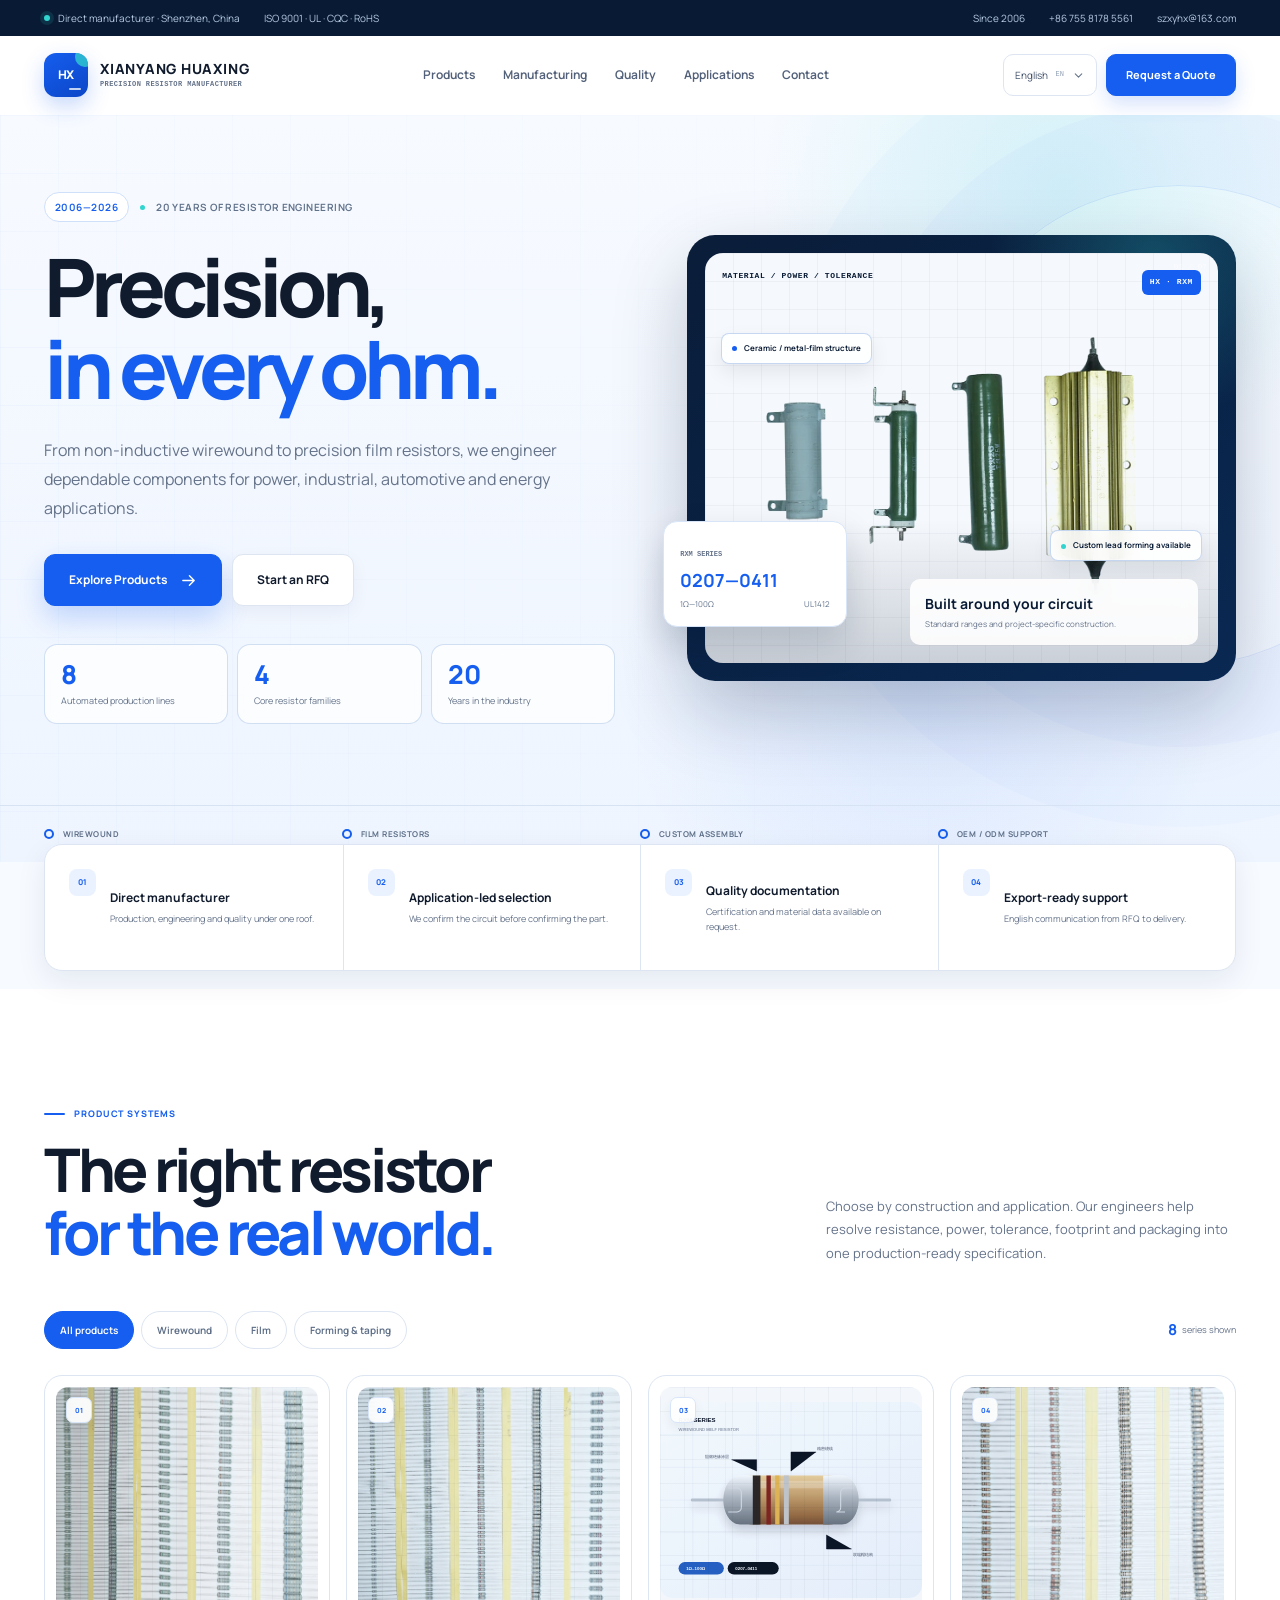
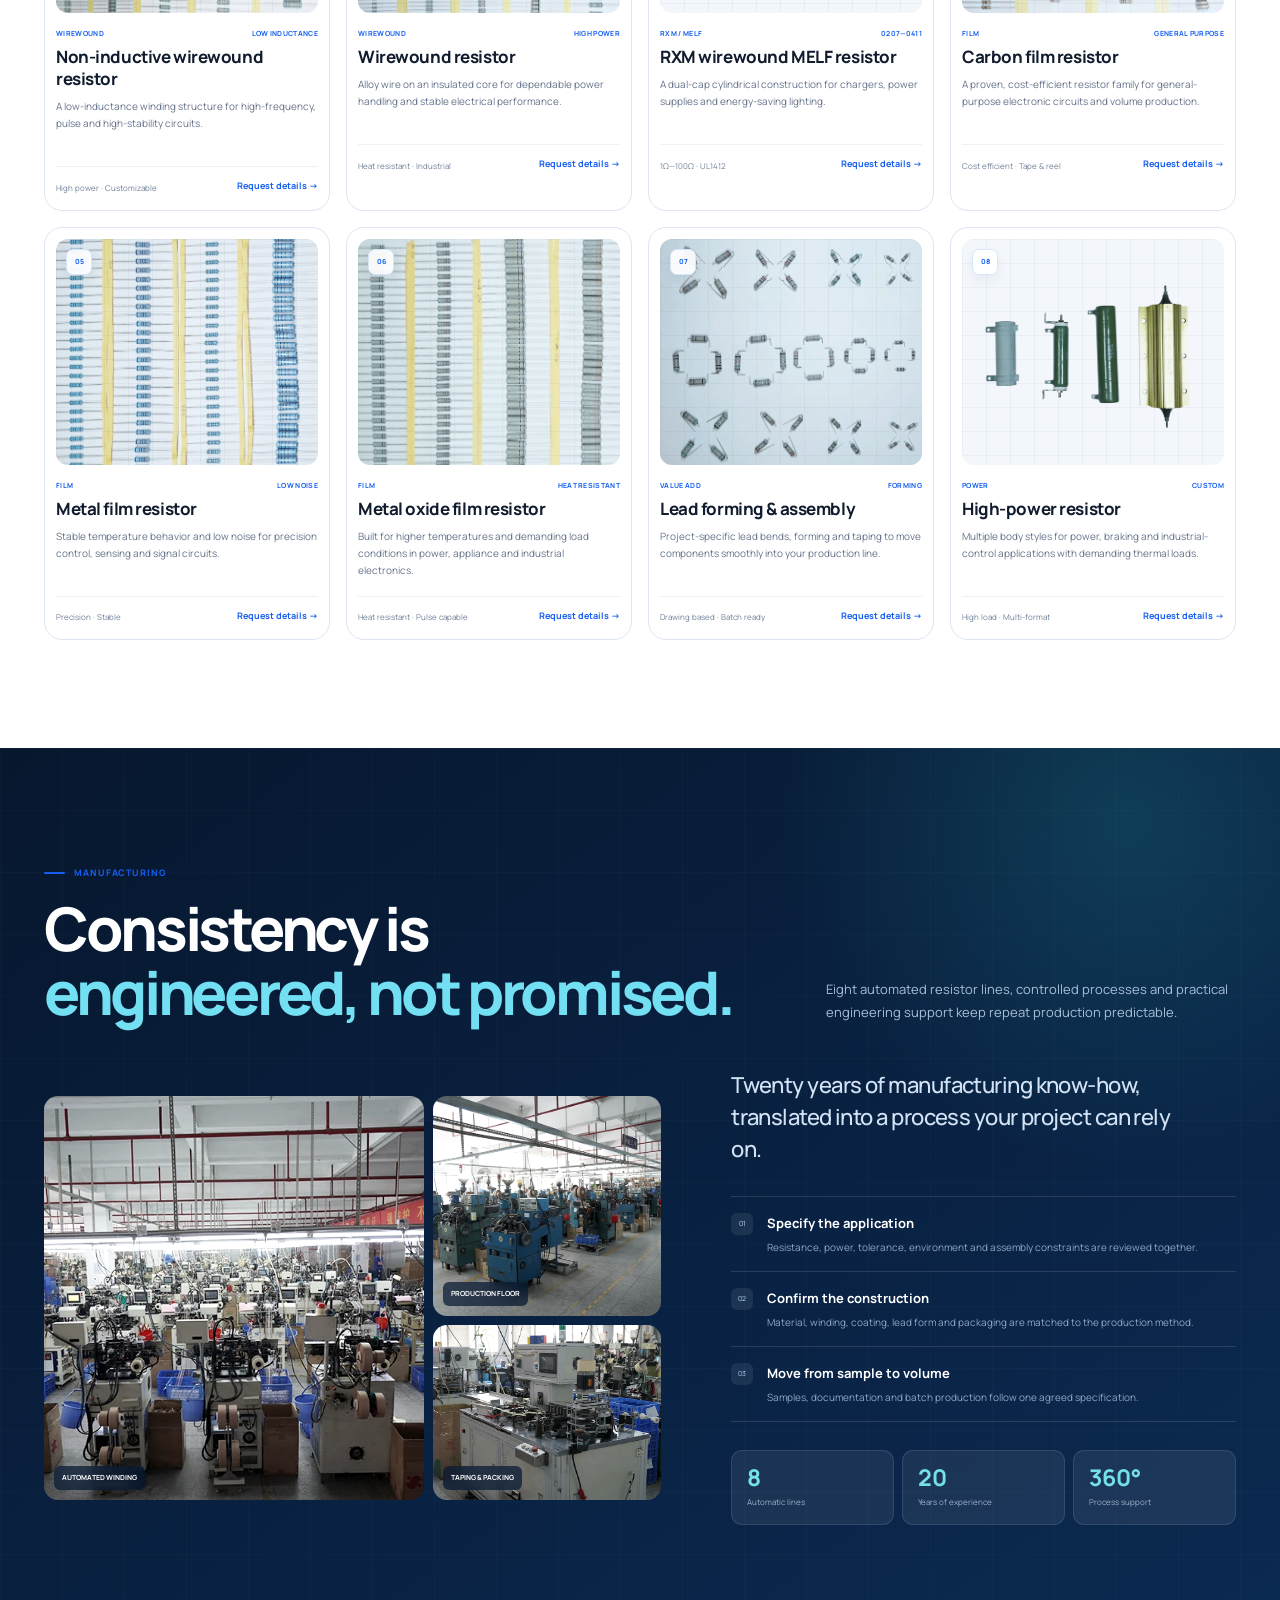
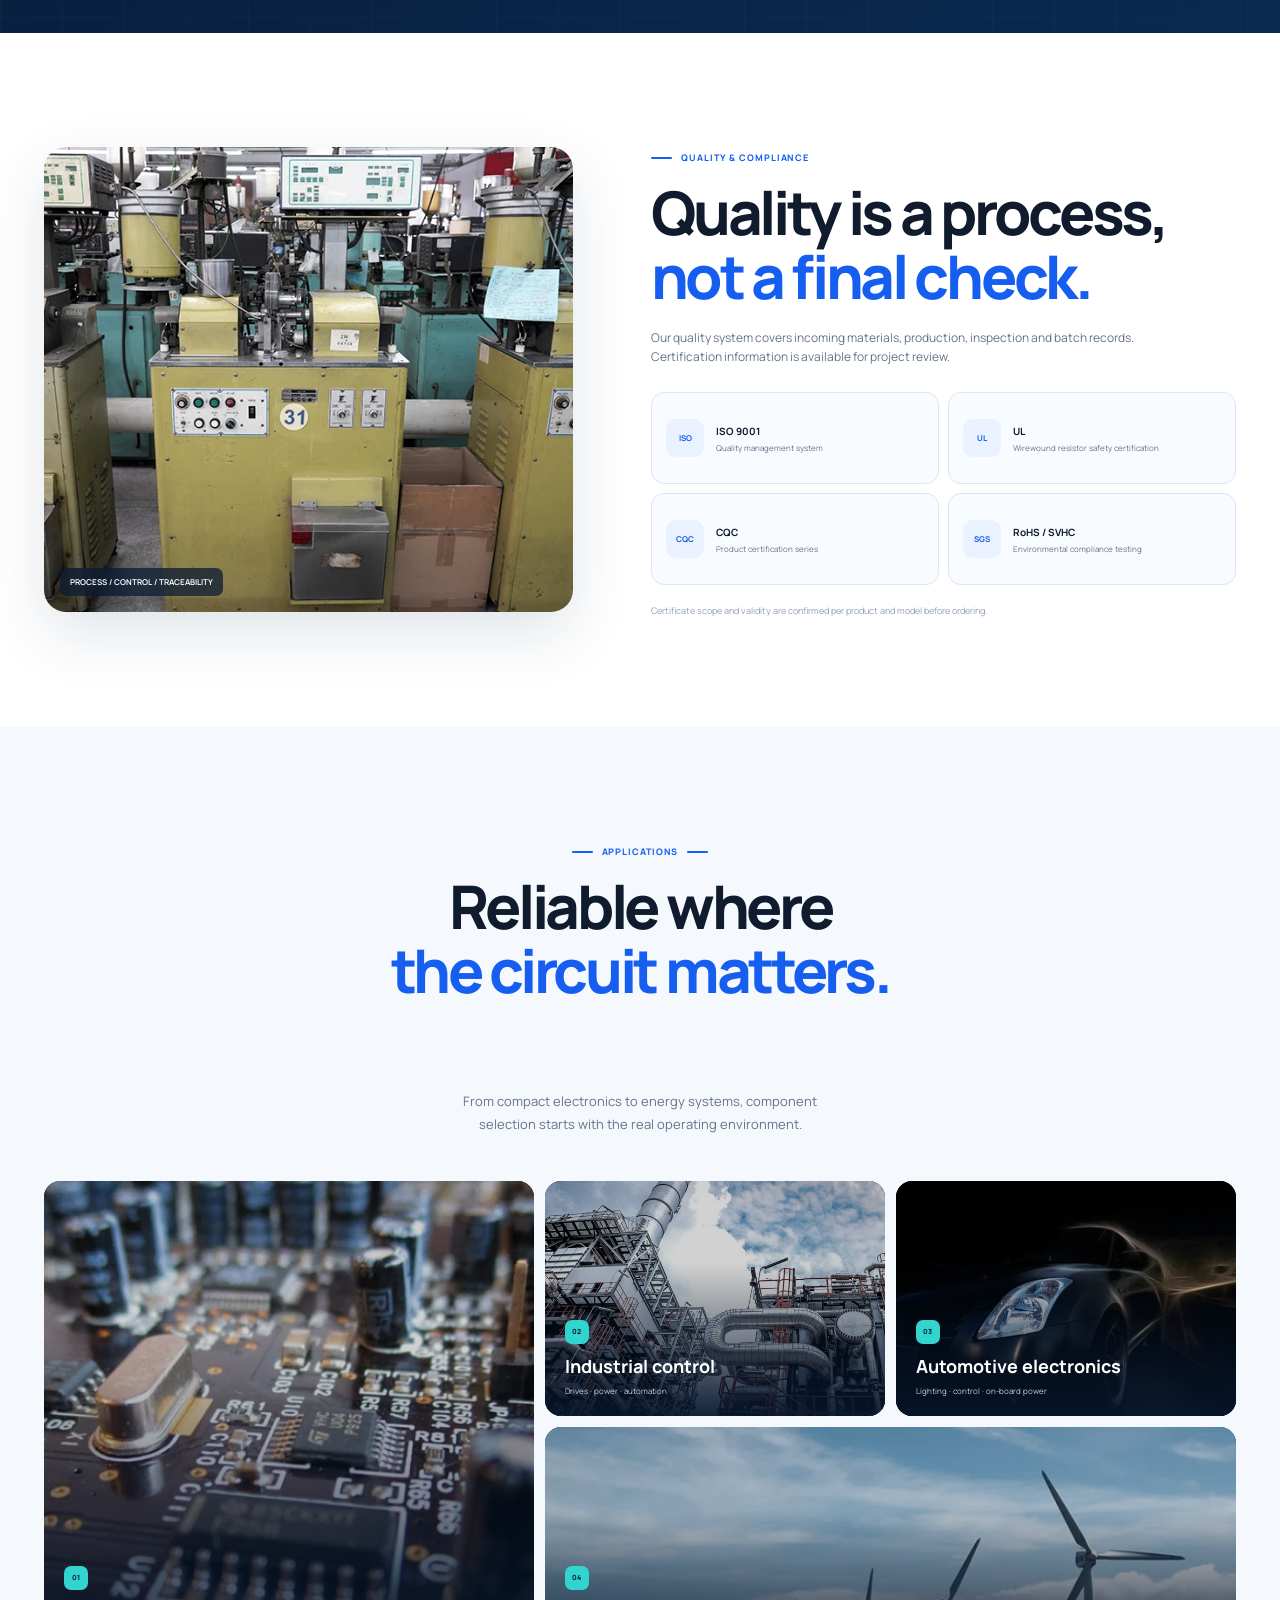
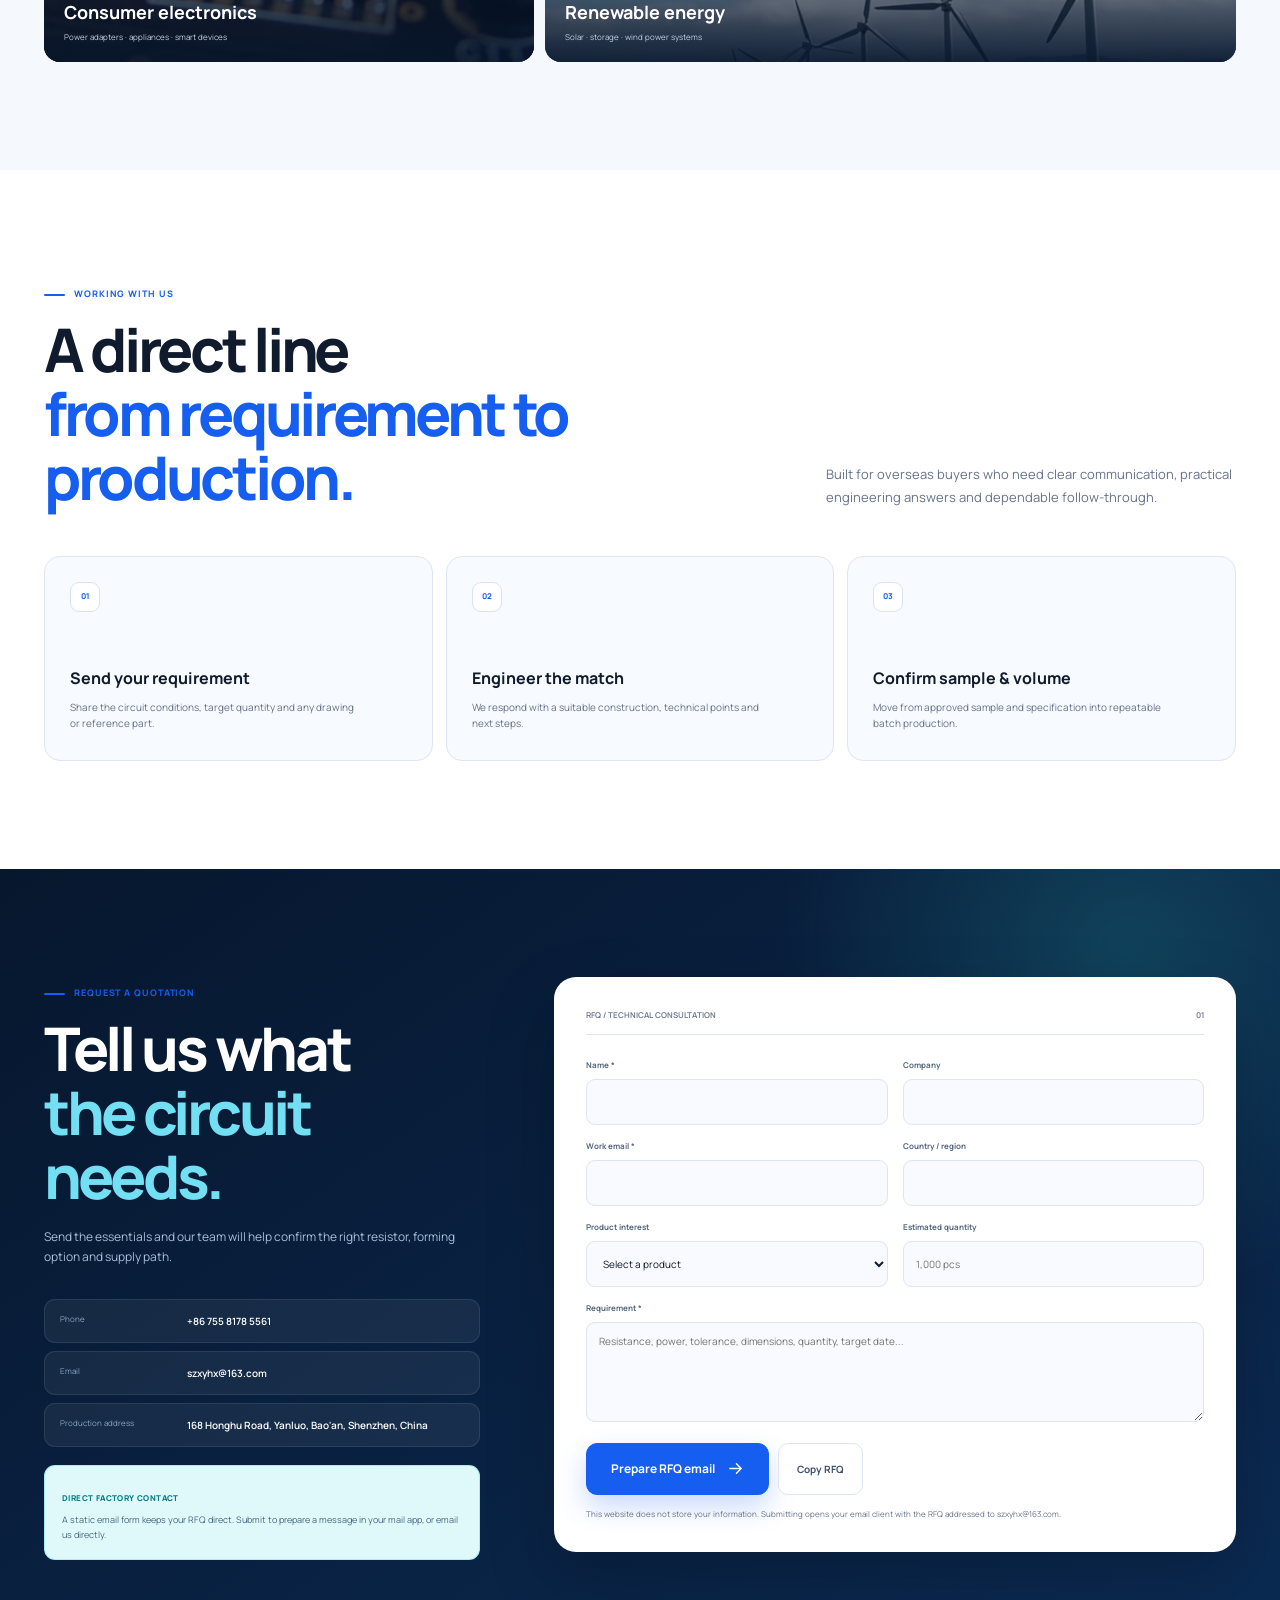
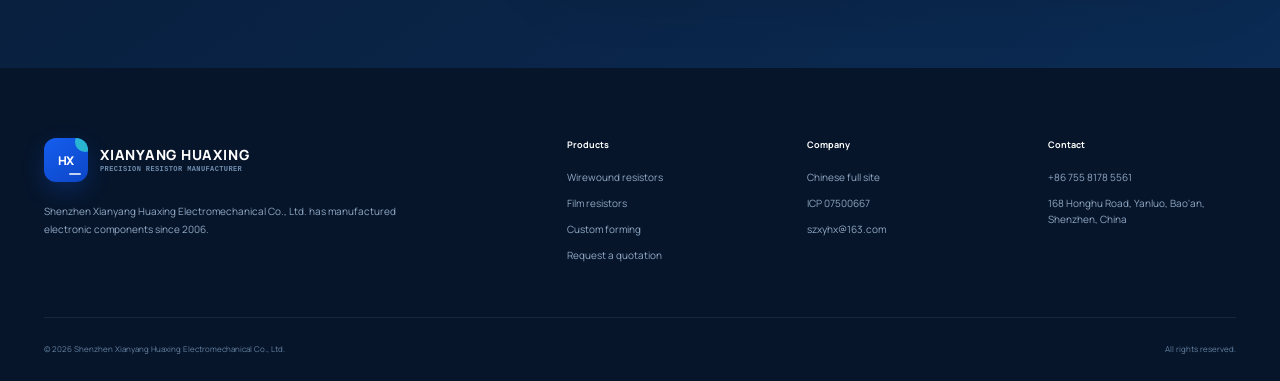
<file: index.html>
<!doctype html>
<html lang="en">
<head>
  <meta charset="utf-8">
  <meta name="viewport" content="width=device-width, initial-scale=1">
  <title>Xianyang Huaxing | Precision Resistor Manufacturer</title>
  <meta name="description" content="Xianyang Huaxing is a Shenzhen-based resistor manufacturer with 20 years of experience in wirewound, film, high-power and custom resistor solutions for global buyers.">
  <meta name="theme-color" content="#151713">
  <meta property="og:type" content="website">
  <meta property="og:title" content="Xianyang Huaxing | Precision in Every Ohm">
  <meta property="og:description" content="Direct manufacturer of wirewound, carbon film, metal film and metal oxide resistors. Export-focused support from sample to volume.">
  <meta property="og:image" content="assets/images/high-power.webp">
  <link rel="canonical" href="https://hhcnmtkrt8-lab.github.io/huaxing-resistor/">
  <link rel="alternate" hreflang="en" href="https://hhcnmtkrt8-lab.github.io/huaxing-resistor/">
  <link rel="alternate" hreflang="zh-CN" href="https://hhcnmtkrt8-lab.github.io/huaxing-resistor/?lang=zh">
  <link rel="alternate" hreflang="es-MX" href="https://hhcnmtkrt8-lab.github.io/huaxing-resistor/?lang=es-mx">
  <link rel="alternate" hreflang="vi" href="https://hhcnmtkrt8-lab.github.io/huaxing-resistor/?lang=vi">
  <link rel="alternate" hreflang="pt-BR" href="https://hhcnmtkrt8-lab.github.io/huaxing-resistor/?lang=pt-br">
  <link rel="alternate" hreflang="es-AR" href="https://hhcnmtkrt8-lab.github.io/huaxing-resistor/?lang=es-ar">
  <link rel="alternate" hreflang="fr" href="https://hhcnmtkrt8-lab.github.io/huaxing-resistor/?lang=fr">
  <link rel="icon" href="assets/images/favicon.svg" type="image/svg+xml">
  <link rel="preload" href="assets/images/high-power.webp" as="image" type="image/webp">
  <link rel="stylesheet" href="assets/css/global.css?v=3">
</head>
<body>
  <a class="skip-link" href="#main-content">Skip to content</a>
  <div class="utility-bar">
    <div class="shell utility-inner">
      <div class="utility-group">
        <span><i></i><span data-i18n="utility.direct">Direct manufacturer · Shenzhen, China</span></span>
        <span data-i18n="utility.cert">ISO 9001 · UL · CQC · RoHS</span>
      </div>
      <div class="utility-group">
        <span data-i18n="utility.since">Since 2006</span>
        <a href="tel:+8675581785561">+86 755 8178 5561</a>
        <a href="mailto:szxyhx@163.com">szxyhx@163.com</a>
      </div>
    </div>
  </div>

  <header class="site-header">
    <div class="shell header-inner">
      <a class="brand" href="index.html" data-localized-home aria-label="Xianyang Huaxing home">
        <span class="brand-mark" aria-hidden="true">HX</span>
        <span class="brand-copy">
          <strong>XIANYANG HUAXING</strong>
          <span>PRECISION RESISTOR MANUFACTURER</span>
        </span>
      </a>

      <nav class="primary-nav" id="primary-nav" aria-label="Primary navigation">
        <a href="#products" data-i18n="nav.products">Products</a>
        <a href="#manufacturing" data-i18n="nav.manufacturing">Manufacturing</a>
        <a href="#quality" data-i18n="nav.quality">Quality</a>
        <a href="#applications" data-i18n="nav.applications">Applications</a>
        <a href="#rfq" data-i18n="nav.contact">Contact</a>
      </nav>

      <div class="header-actions">
        <div class="language-picker" data-language-picker>
          <button class="language-trigger" type="button" data-language-trigger aria-expanded="false" aria-controls="language-menu">
            <span data-language-name>English</span>
            <em data-language-code>EN</em>
            <svg viewBox="0 0 16 16" aria-hidden="true"><path d="m4 6 4 4 4-4" fill="none" stroke="currentColor" stroke-width="1.3" stroke-linecap="round" stroke-linejoin="round"/></svg>
          </button>
          <div class="language-menu" id="language-menu" data-language-menu hidden>
            <button type="button" data-locale="en"><span>English</span><em>EN</em></button>
            <button type="button" data-locale="zh"><span>中文</span><em>ZH</em></button>
            <button type="button" data-locale="es-mx"><span>Español (México)</span><em>MX</em></button>
            <button type="button" data-locale="vi"><span>Tiếng Việt</span><em>VN</em></button>
            <button type="button" data-locale="pt-br"><span>Português (Brasil)</span><em>BR</em></button>
            <button type="button" data-locale="es-ar"><span>Español (Argentina)</span><em>AR</em></button>
            <button type="button" data-locale="fr"><span>Français</span><em>FR</em></button>
          </div>
        </div>
        <a class="header-cta" href="#rfq" data-i18n="nav.quote">Request a Quote</a>
        <button class="nav-toggle" type="button" data-nav-toggle aria-controls="primary-nav" aria-expanded="false" aria-label="Open navigation">
          <span></span>
        </button>
      </div>
    </div>
  </header>

  <main id="main-content">
    <section class="hero">
      <div class="shell hero-grid">
        <div class="hero-copy">
          <div class="hero-kicker">
            <span>2006—2026</span>
            <span data-i18n="hero.kicker">20 years of resistor engineering</span>
          </div>
          <h1>
            <span data-i18n="hero.title1">Precision,</span>
            <em data-i18n="hero.title2">in every ohm.</em>
          </h1>
          <p class="hero-lede" data-i18n="hero.lede">From non-inductive wirewound to precision film resistors, we engineer dependable components for power, industrial, automotive and energy applications.</p>
          <div class="hero-actions">
            <a class="btn btn-accent" href="#products">
              <span data-i18n="hero.ctaPrimary">Explore Products</span>
              <svg viewBox="0 0 18 18" aria-hidden="true"><path d="M3 9h11M10 4l5 5-5 5" fill="none" stroke="currentColor" stroke-width="1.5" stroke-linecap="round" stroke-linejoin="round"/></svg>
            </a>
            <a class="btn btn-ghost" href="#rfq" data-i18n="hero.ctaSecondary">Start an RFQ</a>
          </div>
          <div class="hero-metrics">
            <div><strong>8</strong><span data-i18n="hero.metric1">Automated production lines</span></div>
            <div><strong>4</strong><span data-i18n="hero.metric2">Core resistor families</span></div>
            <div><strong>20</strong><span data-i18n="hero.metric3">Years in the industry</span></div>
          </div>
        </div>

        <div class="hero-visual" data-reveal>
          <span class="visual-index">01 / 07</span>
          <div class="visual-frame">
            <div class="visual-topline">
              <span>MATERIAL / POWER / TOLERANCE</span>
              <span>HX · RXM</span>
            </div>
            <img src="assets/images/high-power.webp" alt="High power and wirewound resistor product range" width="1200" height="947">
            <span class="visual-label visual-label-a" data-i18n="hero.callout1">Ceramic / metal-film structure</span>
            <span class="visual-label visual-label-b" data-i18n="hero.callout2">Custom lead forming available</span>
            <div class="visual-caption">
              <strong data-i18n="hero.visualTitle">Built around your circuit</strong>
              <span data-i18n="hero.visualText">Standard ranges and project-specific construction.</span>
            </div>
          </div>
          <div class="spec-card">
            <span>RXM SERIES</span>
            <strong>0207—0411</strong>
            <div><span>1Ω—100Ω</span><span>UL1412</span></div>
          </div>
        </div>
      </div>
      <div class="hero-footer">
        <div class="shell hero-footer-inner">
          <span data-i18n="hero.footer1">WIREWOUND</span>
          <span data-i18n="hero.footer2">FILM RESISTORS</span>
          <span data-i18n="hero.footer3">CUSTOM ASSEMBLY</span>
          <span data-i18n="hero.footer4">OEM / ODM SUPPORT</span>
        </div>
      </div>
    </section>

    <section class="feature-rail" aria-label="Core capabilities">
      <div class="shell feature-grid">
        <div class="feature">
          <span>01</span>
          <div><strong data-i18n="feature.1title">Direct manufacturer</strong><p data-i18n="feature.1text">Production, engineering and quality under one roof.</p></div>
        </div>
        <div class="feature">
          <span>02</span>
          <div><strong data-i18n="feature.2title">Application-led selection</strong><p data-i18n="feature.2text">We confirm the circuit before confirming the part.</p></div>
        </div>
        <div class="feature">
          <span>03</span>
          <div><strong data-i18n="feature.3title">Quality documentation</strong><p data-i18n="feature.3text">Certification and material data available on request.</p></div>
        </div>
        <div class="feature">
          <span>04</span>
          <div><strong data-i18n="feature.4title">Export-ready support</strong><p data-i18n="feature.4text">English communication from RFQ to delivery.</p></div>
        </div>
      </div>
    </section>

    <section class="section products-section" id="products">
      <div class="shell">
        <div class="section-head">
          <div>
            <span class="eyebrow" data-i18n="products.eyebrow">PRODUCT SYSTEMS</span>
            <h2><span data-i18n="products.title1">The right resistor</span><br><em data-i18n="products.title2">for the real world.</em></h2>
          </div>
          <p data-i18n="products.lede">Choose by construction and application. Our engineers help resolve resistance, power, tolerance, footprint and packaging into one production-ready specification.</p>
        </div>

        <div class="product-filter" aria-label="Product filters">
          <button class="is-active" type="button" data-global-filter="all" aria-pressed="true" data-i18n="filters.all">All products</button>
          <button type="button" data-global-filter="wirewound" aria-pressed="false" data-i18n="filters.wirewound">Wirewound</button>
          <button type="button" data-global-filter="film" aria-pressed="false" data-i18n="filters.film">Film</button>
          <button type="button" data-global-filter="assembly" aria-pressed="false" data-i18n="filters.assembly">Forming &amp; taping</button>
          <span class="product-result"><b data-product-count>8</b> <span data-i18n="filters.count">series shown</span></span>
        </div>

        <div class="global-product-grid">
          <article class="global-product" data-group="wirewound">
            <div class="gp-media">
              <span>01</span>
              <img src="assets/images/non-inductive-wound.webp" alt="Non-inductive wirewound resistor" loading="lazy" width="1200" height="947">
            </div>
            <div class="gp-meta"><span>WIREWOUND</span><span>LOW INDUCTANCE</span></div>
            <h3 data-i18n="product.nonInductive.name">Non-inductive wirewound resistor</h3>
            <p data-i18n="product.nonInductive.text">A low-inductance winding structure for high-frequency, pulse and high-stability circuits.</p>
            <div class="gp-bottom">
              <span class="gp-tag" data-i18n="product.nonInductive.tag">High power · Customizable</span>
              <button type="button" data-rfq-product="nonInductive" data-i18n="common.request">Request details →</button>
            </div>
          </article>

          <article class="global-product" data-group="wirewound">
            <div class="gp-media">
              <span>02</span>
              <img src="assets/images/wound-resistor-alt.webp" alt="Wirewound resistor series" loading="lazy" width="1200" height="947">
            </div>
            <div class="gp-meta"><span>WIREWOUND</span><span>HIGH POWER</span></div>
            <h3 data-i18n="product.wirewound.name">Wirewound resistor</h3>
            <p data-i18n="product.wirewound.text">Alloy wire on an insulated core for dependable power handling and stable electrical performance.</p>
            <div class="gp-bottom">
              <span class="gp-tag" data-i18n="product.wirewound.tag">Heat resistant · Industrial</span>
              <button type="button" data-rfq-product="wirewound" data-i18n="common.request">Request details →</button>
            </div>
          </article>

          <article class="global-product" data-group="wirewound">
            <div class="gp-media gp-media-illustration">
              <span>03</span>
              <img src="assets/images/rxm-illustration.svg" alt="RXM MELF wirewound resistor illustration" loading="lazy" width="960" height="720">
            </div>
            <div class="gp-meta"><span>RXM / MELF</span><span>0207—0411</span></div>
            <h3 data-i18n="product.rxm.name">RXM wirewound MELF resistor</h3>
            <p data-i18n="product.rxm.text">A dual-cap cylindrical construction for chargers, power supplies and energy-saving lighting.</p>
            <div class="gp-bottom">
              <span class="gp-tag" data-i18n="product.rxm.tag">1Ω—100Ω · UL1412</span>
              <button type="button" data-rfq-product="rxm" data-i18n="common.request">Request details →</button>
            </div>
          </article>

          <article class="global-product" data-group="film">
            <div class="gp-media">
              <span>04</span>
              <img src="assets/images/carbon-film.webp" alt="Carbon film resistor tape" loading="lazy" width="1200" height="947">
            </div>
            <div class="gp-meta"><span>FILM</span><span>GENERAL PURPOSE</span></div>
            <h3 data-i18n="product.carbon.name">Carbon film resistor</h3>
            <p data-i18n="product.carbon.text">A proven, cost-efficient resistor family for general-purpose electronic circuits and volume production.</p>
            <div class="gp-bottom">
              <span class="gp-tag" data-i18n="product.carbon.tag">Cost efficient · Tape &amp; reel</span>
              <button type="button" data-rfq-product="carbon" data-i18n="common.request">Request details →</button>
            </div>
          </article>

          <article class="global-product" data-group="film">
            <div class="gp-media">
              <span>05</span>
              <img src="assets/images/metal-film-main.webp" alt="Metal film resistor tape" loading="lazy" width="1200" height="947">
            </div>
            <div class="gp-meta"><span>FILM</span><span>LOW NOISE</span></div>
            <h3 data-i18n="product.metal.name">Metal film resistor</h3>
            <p data-i18n="product.metal.text">Stable temperature behavior and low noise for precision control, sensing and signal circuits.</p>
            <div class="gp-bottom">
              <span class="gp-tag" data-i18n="product.metal.tag">Precision · Stable</span>
              <button type="button" data-rfq-product="metal" data-i18n="common.request">Request details →</button>
            </div>
          </article>

          <article class="global-product" data-group="film">
            <div class="gp-media">
              <span>06</span>
              <img src="assets/images/metal-oxide-main.webp" alt="Metal oxide film resistor tape" loading="lazy" width="1200" height="947">
            </div>
            <div class="gp-meta"><span>FILM</span><span>HEAT RESISTANT</span></div>
            <h3 data-i18n="product.oxide.name">Metal oxide film resistor</h3>
            <p data-i18n="product.oxide.text">Built for higher temperatures and demanding load conditions in power, appliance and industrial electronics.</p>
            <div class="gp-bottom">
              <span class="gp-tag" data-i18n="product.oxide.tag">Heat resistant · Pulse capable</span>
              <button type="button" data-rfq-product="oxide" data-i18n="common.request">Request details →</button>
            </div>
          </article>

          <article class="global-product" data-group="assembly">
            <div class="gp-media">
              <span>07</span>
              <img src="assets/images/formed.webp" alt="Formed resistor components" loading="lazy" width="1200" height="947">
            </div>
            <div class="gp-meta"><span>VALUE ADD</span><span>FORMING</span></div>
            <h3 data-i18n="product.forming.name">Lead forming &amp; assembly</h3>
            <p data-i18n="product.forming.text">Project-specific lead bends, forming and taping to move components smoothly into your production line.</p>
            <div class="gp-bottom">
              <span class="gp-tag" data-i18n="product.forming.tag">Drawing based · Batch ready</span>
              <button type="button" data-rfq-product="forming" data-i18n="common.request">Request details →</button>
            </div>
          </article>

          <article class="global-product" data-group="assembly">
            <div class="gp-media">
              <span>08</span>
              <img src="assets/images/high-power.webp" alt="High power resistor products" loading="lazy" width="1200" height="947">
            </div>
            <div class="gp-meta"><span>POWER</span><span>CUSTOM</span></div>
            <h3 data-i18n="product.highPower.name">High-power resistor</h3>
            <p data-i18n="product.highPower.text">Multiple body styles for power, braking and industrial-control applications with demanding thermal loads.</p>
            <div class="gp-bottom">
              <span class="gp-tag" data-i18n="product.highPower.tag">High load · Multi-format</span>
              <button type="button" data-rfq-product="highPower" data-i18n="common.request">Request details →</button>
            </div>
          </article>
        </div>
      </div>
    </section>

    <section class="section manufacturing" id="manufacturing">
      <div class="shell">
        <div class="section-head section-head-dark">
          <div>
            <span class="eyebrow" data-i18n="manufacturing.eyebrow">MANUFACTURING</span>
            <h2><span data-i18n="manufacturing.title1">Consistency is</span><br><em data-i18n="manufacturing.title2">engineered, not promised.</em></h2>
          </div>
          <p data-i18n="manufacturing.lede">Eight automated resistor lines, controlled processes and practical engineering support keep repeat production predictable.</p>
        </div>

        <div class="manufacturing-layout">
          <div class="factory-visual" data-reveal>
            <figure class="factory-main">
              <img src="assets/images/factory-winding.webp" alt="Automated resistor winding line" loading="lazy" width="800" height="533">
              <figcaption data-i18n="manufacturing.caption1">AUTOMATED WINDING</figcaption>
            </figure>
            <figure>
              <img src="assets/images/factory-welding.webp" alt="Resistor production floor" loading="lazy" width="800" height="533">
              <figcaption data-i18n="manufacturing.caption2">PRODUCTION FLOOR</figcaption>
            </figure>
            <figure>
              <img src="assets/images/factory-taping.webp" alt="Automated resistor taping equipment" loading="lazy" width="800" height="533">
              <figcaption data-i18n="manufacturing.caption3">TAPING &amp; PACKING</figcaption>
            </figure>
          </div>
          <div class="manufacturing-copy" data-reveal>
            <p class="manufacturing-lead" data-i18n="manufacturing.copy">Twenty years of manufacturing know-how, translated into a process your project can rely on.</p>
            <div class="process-list">
              <div>
                <span>01</span>
                <h3 data-i18n="manufacturing.step1title">Specify the application</h3>
                <p data-i18n="manufacturing.step1text">Resistance, power, tolerance, environment and assembly constraints are reviewed together.</p>
              </div>
              <div>
                <span>02</span>
                <h3 data-i18n="manufacturing.step2title">Confirm the construction</h3>
                <p data-i18n="manufacturing.step2text">Material, winding, coating, lead form and packaging are matched to the production method.</p>
              </div>
              <div>
                <span>03</span>
                <h3 data-i18n="manufacturing.step3title">Move from sample to volume</h3>
                <p data-i18n="manufacturing.step3text">Samples, documentation and batch production follow one agreed specification.</p>
              </div>
            </div>
            <div class="manufacturing-stats">
              <div><strong>8</strong><span data-i18n="manufacturing.stat1">Automatic lines</span></div>
              <div><strong>20</strong><span data-i18n="manufacturing.stat2">Years of experience</span></div>
              <div><strong>360°</strong><span data-i18n="manufacturing.stat3">Process support</span></div>
            </div>
          </div>
        </div>
      </div>
    </section>

    <section class="section quality" id="quality">
      <div class="shell quality-layout">
        <div class="quality-image" data-reveal>
          <img src="assets/images/factory-cut.webp" alt="Precision resistor manufacturing equipment" loading="lazy" width="800" height="533">
          <span data-i18n="quality.imageLabel">PROCESS / CONTROL / TRACEABILITY</span>
        </div>
        <div class="quality-copy" data-reveal>
          <span class="eyebrow" data-i18n="quality.eyebrow">QUALITY &amp; COMPLIANCE</span>
          <h2><span data-i18n="quality.title1">Quality is a process,</span><br><em data-i18n="quality.title2">not a final check.</em></h2>
          <p data-i18n="quality.lede">Our quality system covers incoming materials, production, inspection and batch records. Certification information is available for project review.</p>
          <div class="cert-grid">
            <div><b>ISO</b><span><strong>ISO 9001</strong><small data-i18n="quality.iso">Quality management system</small></span></div>
            <div><b>UL</b><span><strong>UL</strong><small data-i18n="quality.ul">Wirewound resistor safety certification</small></span></div>
            <div><b>CQC</b><span><strong>CQC</strong><small data-i18n="quality.cqc">Product certification series</small></span></div>
            <div><b>SGS</b><span><strong>RoHS / SVHC</strong><small data-i18n="quality.rohs">Environmental compliance testing</small></span></div>
          </div>
          <p class="quality-note" data-i18n="quality.note">Certificate scope and validity are confirmed per product and model before ordering.</p>
        </div>
      </div>
    </section>

    <section class="section applications" id="applications">
      <div class="shell">
        <div class="section-head section-head-center">
          <div>
            <span class="eyebrow" data-i18n="applications.eyebrow">APPLICATIONS</span>
            <h2><span data-i18n="applications.title1">Reliable where</span><br><em data-i18n="applications.title2">the circuit matters.</em></h2>
          </div>
          <p data-i18n="applications.lede">From compact electronics to energy systems, component selection starts with the real operating environment.</p>
        </div>
        <div class="application-grid" data-reveal>
          <figure class="application-large">
            <img src="assets/images/application-3.webp" alt="Consumer electronics circuit board" loading="lazy" width="760" height="440">
            <figcaption><span>01</span><strong data-i18n="application.electronics">Consumer electronics</strong><small data-i18n="application.electronicsText">Power adapters · appliances · smart devices</small></figcaption>
          </figure>
          <figure>
            <img src="assets/images/application-2.webp" alt="Industrial control environment" loading="lazy" width="760" height="440">
            <figcaption><span>02</span><strong data-i18n="application.industrial">Industrial control</strong><small data-i18n="application.industrialText">Drives · power · automation</small></figcaption>
          </figure>
          <figure>
            <img src="assets/images/application-5.webp" alt="Automotive electronics environment" loading="lazy" width="760" height="440">
            <figcaption><span>03</span><strong data-i18n="application.automotive">Automotive electronics</strong><small data-i18n="application.automotiveText">Lighting · control · on-board power</small></figcaption>
          </figure>
          <figure class="application-wide">
            <img src="assets/images/application-8.webp" alt="Wind energy application" loading="lazy" width="760" height="440">
            <figcaption><span>04</span><strong data-i18n="application.energy">Renewable energy</strong><small data-i18n="application.energyText">Solar · storage · wind power systems</small></figcaption>
          </figure>
        </div>
      </div>
    </section>

    <section class="section export-section">
      <div class="shell">
        <div class="export-head">
          <div>
            <span class="eyebrow" data-i18n="export.eyebrow">WORKING WITH US</span>
            <h2><span data-i18n="export.title1">A direct line</span><br><em data-i18n="export.title2">from requirement to production.</em></h2>
          </div>
          <p data-i18n="export.lede">Built for overseas buyers who need clear communication, practical engineering answers and dependable follow-through.</p>
        </div>
        <div class="export-steps">
          <article data-reveal>
            <span>01</span>
            <h3 data-i18n="export.step1title">Send your requirement</h3>
            <p data-i18n="export.step1text">Share the circuit conditions, target quantity and any drawing or reference part.</p>
          </article>
          <article data-reveal>
            <span>02</span>
            <h3 data-i18n="export.step2title">Engineer the match</h3>
            <p data-i18n="export.step2text">We respond with a suitable construction, technical points and next steps.</p>
          </article>
          <article data-reveal>
            <span>03</span>
            <h3 data-i18n="export.step3title">Confirm sample &amp; volume</h3>
            <p data-i18n="export.step3text">Move from approved sample and specification into repeatable batch production.</p>
          </article>
        </div>
      </div>
    </section>

    <section class="section rfq-section" id="rfq">
      <div class="shell rfq-layout">
        <div class="rfq-copy">
          <span class="eyebrow" data-i18n="rfq.eyebrow">REQUEST A QUOTATION</span>
          <h2><span data-i18n="rfq.title1">Tell us what</span><br><em data-i18n="rfq.title2">the circuit needs.</em></h2>
          <p data-i18n="rfq.lede">Send the essentials and our team will help confirm the right resistor, forming option and supply path.</p>
          <div class="contact-list">
            <a href="tel:+8675581785561"><span data-i18n="rfq.phone">Phone</span><strong>+86 755 8178 5561</strong></a>
            <a href="mailto:szxyhx@163.com"><span data-i18n="rfq.email">Email</span><strong>szxyhx@163.com</strong></a>
            <div><span data-i18n="rfq.factory">Production address</span><strong data-i18n="rfq.address">168 Honghu Road, Yanluo, Bao'an, Shenzhen, China</strong></div>
          </div>
          <div class="rfq-note">
            <span data-i18n="rfq.directLabel">DIRECT FACTORY CONTACT</span>
            <p data-i18n="rfq.directText">A static email form keeps your RFQ direct. Submit to prepare a message in your mail app, or email us directly.</p>
          </div>
        </div>

        <form class="rfq-form" id="global-inquiry-form" novalidate>
          <div class="form-topline"><span>RFQ / TECHNICAL CONSULTATION</span><span>01</span></div>
          <div class="form-row">
            <label><span data-i18n="form.name">Name *</span><input name="name" type="text" autocomplete="name" required></label>
            <label><span data-i18n="form.company">Company</span><input name="company" type="text" autocomplete="organization"></label>
            <label><span data-i18n="form.email">Work email *</span><input name="email" type="email" autocomplete="email" required></label>
            <label><span data-i18n="form.country">Country / region</span><input name="country" type="text" autocomplete="country-name"></label>
            <label><span data-i18n="form.product">Product interest</span>
              <select name="product" id="global-product">
                <option value="" data-i18n="form.selectProduct">Select a product</option>
                <option value="nonInductive" data-i18n="product.nonInductive.name">Non-inductive wirewound resistor</option>
                <option value="wirewound" data-i18n="product.wirewound.name">Wirewound resistor</option>
                <option value="rxm" data-i18n="product.rxm.name">RXM wirewound MELF resistor</option>
                <option value="carbon" data-i18n="product.carbon.name">Carbon film resistor</option>
                <option value="metal" data-i18n="product.metal.name">Metal film resistor</option>
                <option value="oxide" data-i18n="product.oxide.name">Metal oxide film resistor</option>
                <option value="forming" data-i18n="product.forming.name">Lead forming &amp; assembly</option>
                <option value="highPower" data-i18n="product.highPower.name">High-power resistor</option>
              </select>
            </label>
            <label><span data-i18n="form.quantity">Estimated quantity</span><input name="quantity" type="text" placeholder="1,000 pcs"></label>
            <label class="row-wide"><span data-i18n="form.message">Requirement *</span><textarea name="message" required data-i18n-placeholder="form.messagePlaceholder" placeholder="Resistance, power, tolerance, dimensions, quantity, target date..."></textarea></label>
          </div>
          <div class="form-actions">
            <button class="btn btn-accent" type="submit">
              <span data-i18n="form.submit">Prepare RFQ email</span>
              <svg viewBox="0 0 18 18" aria-hidden="true"><path d="M3 9h11M10 4l5 5-5 5" fill="none" stroke="currentColor" stroke-width="1.5" stroke-linecap="round" stroke-linejoin="round"/></svg>
            </button>
            <button class="copy-button" type="button" data-global-copy data-i18n="form.copy">Copy RFQ</button>
          </div>
          <p class="form-status" data-global-form-status role="status" aria-live="polite"></p>
          <p class="form-disclaimer" data-i18n="form.disclaimer">This website does not store your information. Submitting opens your email client with the RFQ addressed to szxyhx@163.com.</p>
        </form>
      </div>
    </section>
  </main>

  <footer class="site-footer">
    <div class="shell footer-main">
      <div class="footer-brand">
        <a class="brand" href="index.html" data-localized-home aria-label="Xianyang Huaxing home">
          <span class="brand-mark" aria-hidden="true">HX</span>
          <span class="brand-copy"><strong>XIANYANG HUAXING</strong><span>PRECISION RESISTOR MANUFACTURER</span></span>
        </a>
        <p data-i18n="footer.description">Shenzhen Xianyang Huaxing Electromechanical Co., Ltd. has manufactured electronic components since 2006.</p>
      </div>
      <div class="footer-column">
        <h3 data-i18n="footer.products">Products</h3>
        <a href="#products" data-i18n="footer.wirewound">Wirewound resistors</a>
        <a href="#products" data-i18n="footer.film">Film resistors</a>
        <a href="#products" data-i18n="footer.custom">Custom forming</a>
        <a href="#rfq" data-i18n="footer.rfq">Request a quotation</a>
      </div>
      <div class="footer-column">
        <h3 data-i18n="footer.company">Company</h3>
        <a href="zh.html" data-i18n="footer.chinese">Chinese full site</a>
        <a href="https://beian.miit.gov.cn/" target="_blank" rel="noopener">ICP 07500667</a>
        <a href="mailto:szxyhx@163.com">szxyhx@163.com</a>
      </div>
      <div class="footer-column">
        <h3 data-i18n="footer.contact">Contact</h3>
        <a href="tel:+8675581785561">+86 755 8178 5561</a>
        <p data-i18n="footer.address">168 Honghu Road, Yanluo, Bao'an, Shenzhen, China</p>
      </div>
    </div>
    <div class="shell footer-bottom">
      <span>© <span data-year>2026</span> Shenzhen Xianyang Huaxing Electromechanical Co., Ltd.</span>
      <span data-i18n="footer.rights">All rights reserved.</span>
    </div>
  </footer>

  <script src="assets/js/main.js" defer></script>
  <script src="assets/js/global.js?v=3" defer></script>
</body>
</html>
</file>
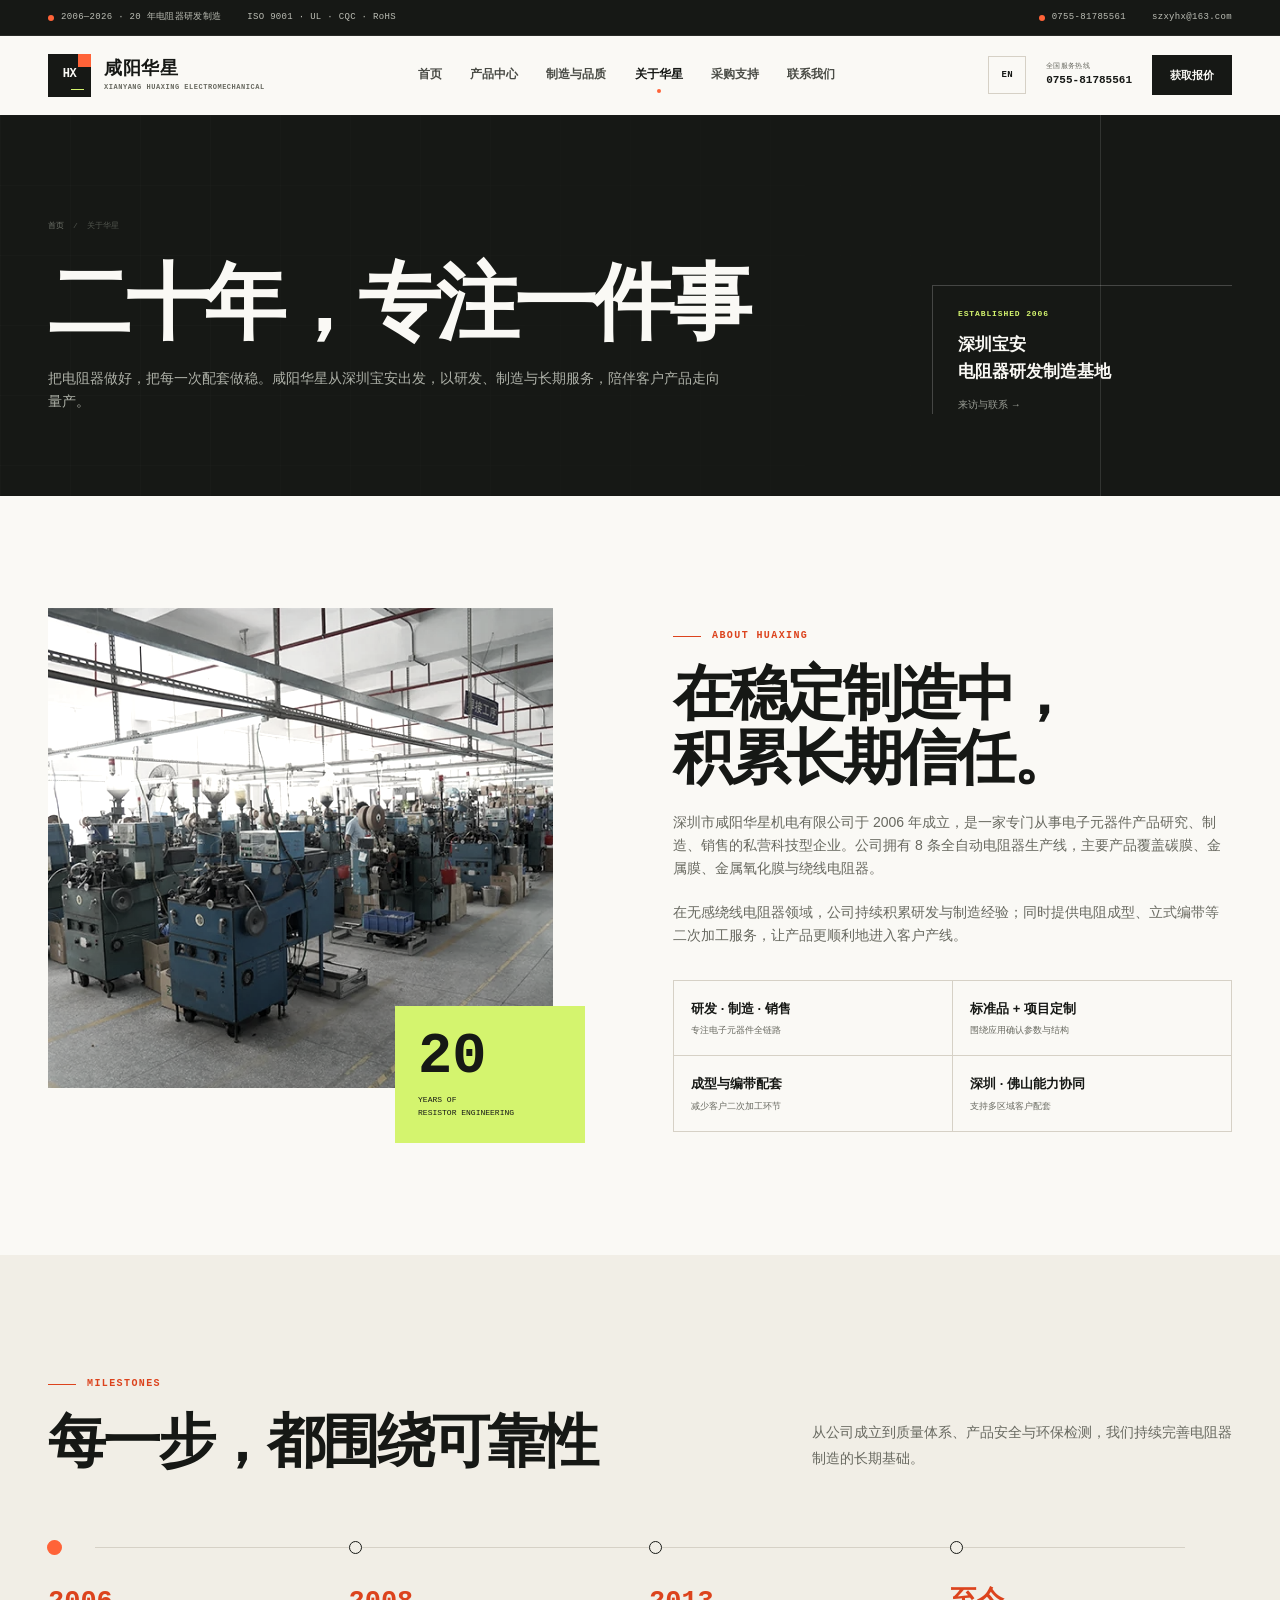
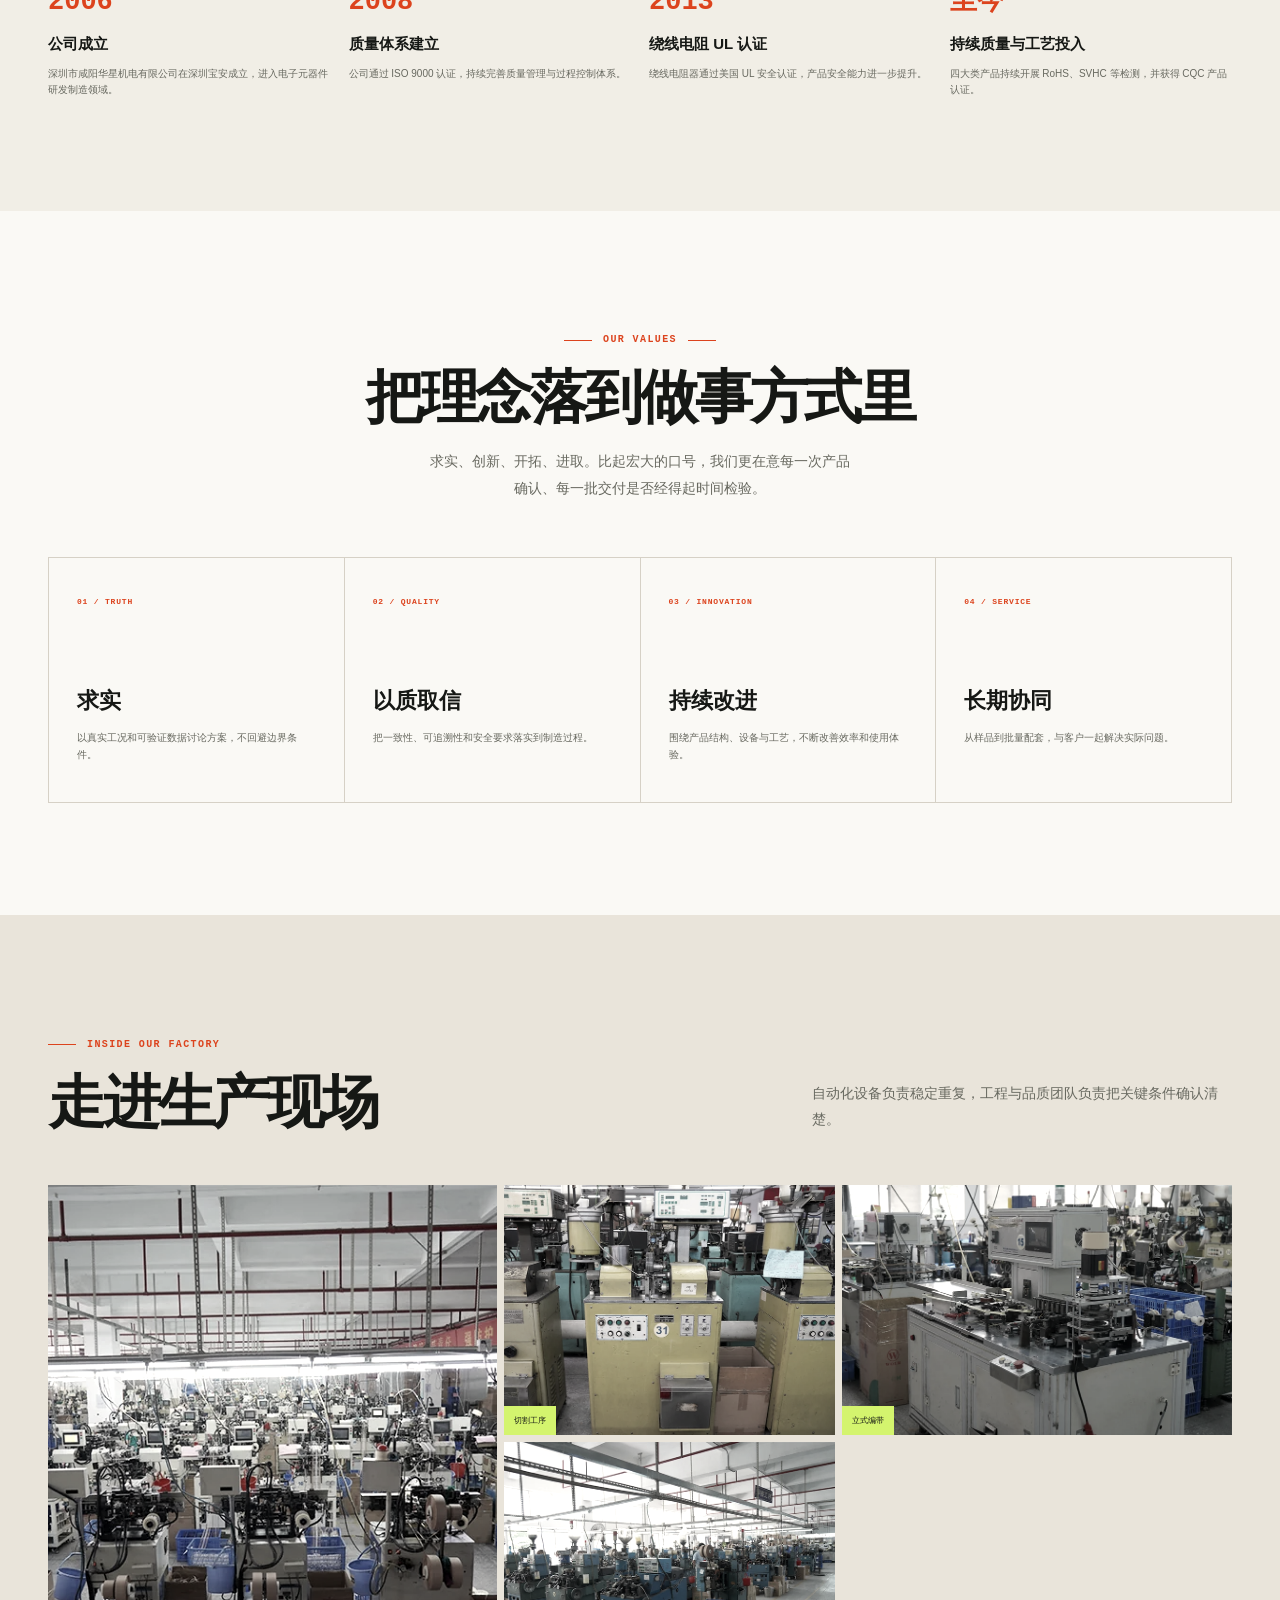
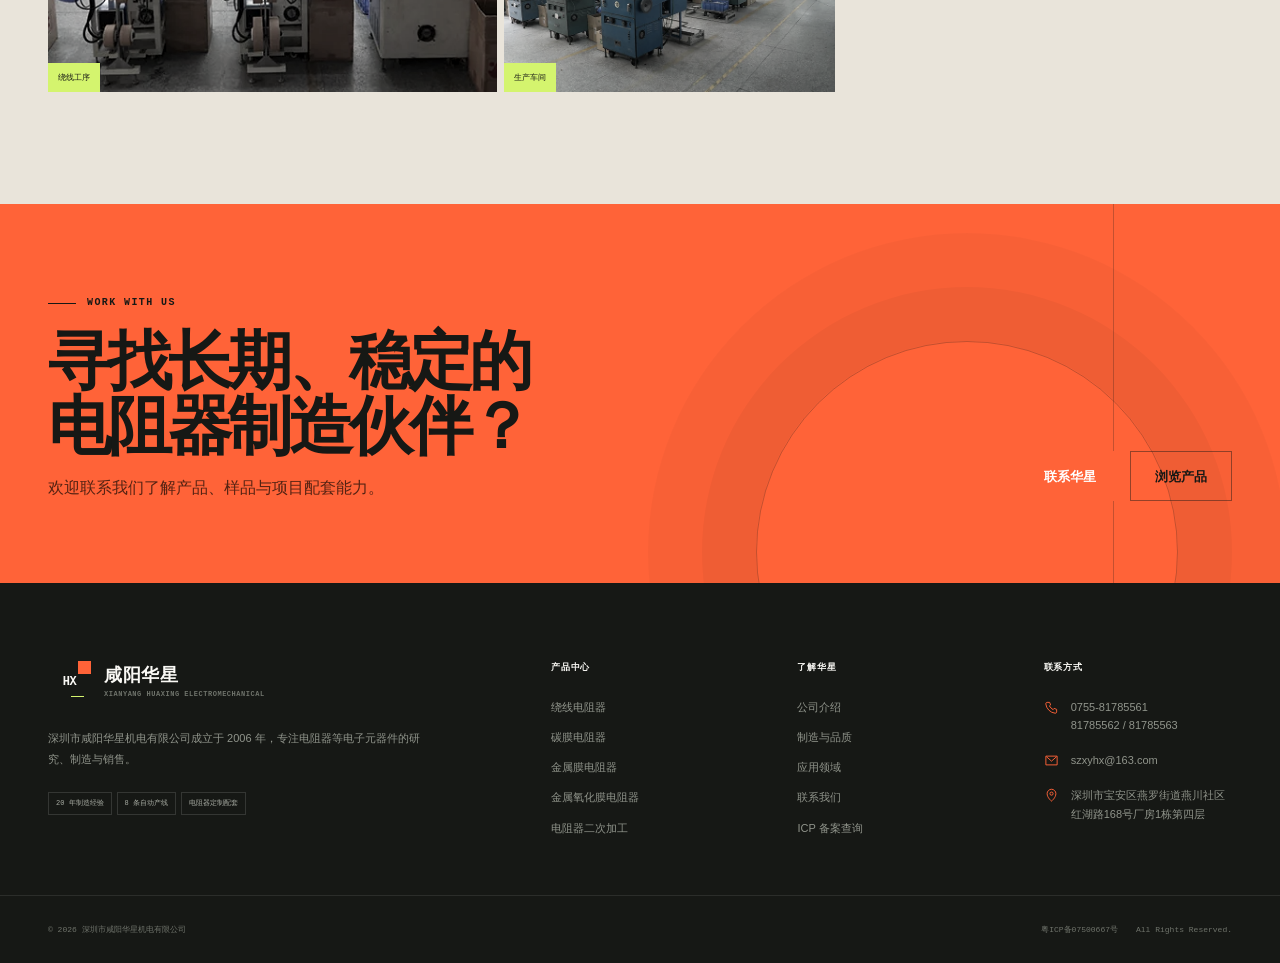
<file: about.html>
<!doctype html>
<html lang="zh-CN">
<head>
  <meta charset="utf-8">
  <meta name="viewport" content="width=device-width, initial-scale=1">
  <title>关于华星｜20年电阻器研发制造商｜深圳市咸阳华星机电有限公司</title>
  <meta name="description" content="深圳市咸阳华星机电有限公司成立于2006年，专注电阻器研发、制造、销售与二次加工。了解公司发展历程、制造能力、企业理念与生产现场。">
  <meta name="theme-color" content="#161815">
  <meta property="og:type" content="website">
  <meta property="og:title" content="关于咸阳华星｜20年专注电阻器研发制造">
  <meta property="og:description" content="求实、创新、开拓、进取。以稳定产品与长期配套服务电子制造客户。">
  <meta property="og:image" content="assets/images/factory-welding.webp">
  <link rel="icon" href="assets/images/favicon.svg" type="image/svg+xml">
  <link rel="stylesheet" href="assets/css/v2.css">
</head>
<body>
  <a class="skip-link" href="#main-content">跳至主要内容</a>
  <noscript><div class="no-script">网页浏览不受影响；如需在线询价，请直接致电 0755-81785561 或发送邮件至 szxyhx@163.com。</div></noscript>

  <div class="topbar">
    <div class="container topbar-inner">
      <div class="topbar-group"><span class="topbar-item">2006—2026 · 20 年电阻器研发制造</span><span class="topbar-item">ISO 9001 · UL · CQC · RoHS</span></div>
      <div class="topbar-group"><a class="topbar-item" href="tel:+8675581785561">0755-81785561</a><a class="topbar-item" href="mailto:szxyhx@163.com">szxyhx@163.com</a></div>
    </div>
  </div>

  <header class="site-header">
    <div class="container header-inner">
      <a class="brand" href="zh.html" aria-label="咸阳华星首页"><span class="brand-mark" aria-hidden="true">HX</span><span class="brand-copy"><strong>咸阳华星</strong><span>XIANYANG HUAXING ELECTROMECHANICAL</span></span></a>
      <nav class="primary-nav" id="primary-nav" aria-label="主导航">
        <a href="zh.html">首页</a>
        <a href="products.html">产品中心</a>
        <a href="quality.html">制造与品质</a>
        <a href="about.html" aria-current="page">关于华星</a>
        <a href="zh.html#support">采购支持</a>
        <a href="contact.html">联系我们</a>
      </nav>
      <div class="header-actions">
        <a class="lang-global-link" href="index.html" hreflang="en">EN</a>
        <a class="header-hotline" href="tel:+8675581785561"><span>全国服务热线</span><strong>0755-81785561</strong></a>
        <a class="button button-primary header-quote" href="contact.html#inquiry">获取报价</a>
        <button class="nav-toggle" type="button" data-nav-toggle aria-controls="primary-nav" aria-expanded="false" aria-label="打开导航菜单"><span></span></button>
      </div>
    </div>
  </header>

  <main id="main-content">
    <section class="page-hero">
      <div class="container page-hero-inner">
        <div>
          <nav class="breadcrumbs" aria-label="面包屑"><a href="zh.html">首页</a><span>/</span><span>关于华星</span></nav>
          <h1>二十年，专注一件事</h1>
          <p>把电阻器做好，把每一次配套做稳。咸阳华星从深圳宝安出发，以研发、制造与长期服务，陪伴客户产品走向量产。</p>
        </div>
        <div class="page-hero-side"><span>ESTABLISHED 2006</span><strong>深圳宝安<br>电阻器研发制造基地</strong><a href="contact.html">来访与联系 →</a></div>
      </div>
    </section>

    <section class="section">
      <div class="container intro-split">
        <div class="intro-image" data-reveal>
          <div class="intro-image-main"><img src="assets/images/factory-welding.webp" alt="咸阳华星生产车间全景" width="800" height="533"></div>
          <div class="intro-badge"><strong>20</strong><span>YEARS OF<br>RESISTOR ENGINEERING</span></div>
        </div>
        <div class="intro-copy" data-reveal>
          <span class="eyebrow">ABOUT HUAXING</span>
          <h2>在稳定制造中，<br>积累长期信任。</h2>
          <p>深圳市咸阳华星机电有限公司于 2006 年成立，是一家专门从事电子元器件产品研究、制造、销售的私营科技型企业。公司拥有 8 条全自动电阻器生产线，主要产品覆盖碳膜、金属膜、金属氧化膜与绕线电阻器。</p>
          <p>在无感绕线电阻器领域，公司持续积累研发与制造经验；同时提供电阻成型、立式编带等二次加工服务，让产品更顺利地进入客户产线。</p>
          <div class="intro-facts">
            <div class="intro-fact"><strong>研发 · 制造 · 销售</strong><span>专注电子元器件全链路</span></div>
            <div class="intro-fact"><strong>标准品 + 项目定制</strong><span>围绕应用确认参数与结构</span></div>
            <div class="intro-fact"><strong>成型与编带配套</strong><span>减少客户二次加工环节</span></div>
            <div class="intro-fact"><strong>深圳 · 佛山能力协同</strong><span>支持多区域客户配套</span></div>
          </div>
        </div>
      </div>
    </section>

    <section class="section section-soft">
      <div class="container">
        <div class="section-heading" data-reveal>
          <div><span class="eyebrow">MILESTONES</span><h2>每一步，都围绕可靠性</h2></div>
          <p>从公司成立到质量体系、产品安全与环保检测，我们持续完善电阻器制造的长期基础。</p>
        </div>
        <div class="timeline" data-timeline data-reveal>
          <article class="timeline-item">
            <span class="timeline-dot"></span>
            <div class="timeline-year">2006</div>
            <h3>公司成立</h3>
            <p>深圳市咸阳华星机电有限公司在深圳宝安成立，进入电子元器件研发制造领域。</p>
          </article>
          <article class="timeline-item">
            <span class="timeline-dot"></span>
            <div class="timeline-year">2008</div>
            <h3>质量体系建立</h3>
            <p>公司通过 ISO 9000 认证，持续完善质量管理与过程控制体系。</p>
          </article>
          <article class="timeline-item">
            <span class="timeline-dot"></span>
            <div class="timeline-year">2013</div>
            <h3>绕线电阻 UL 认证</h3>
            <p>绕线电阻器通过美国 UL 安全认证，产品安全能力进一步提升。</p>
          </article>
          <article class="timeline-item">
            <span class="timeline-dot"></span>
            <div class="timeline-year">至今</div>
            <h3>持续质量与工艺投入</h3>
            <p>四大类产品持续开展 RoHS、SVHC 等检测，并获得 CQC 产品认证。</p>
          </article>
        </div>
      </div>
    </section>

    <section class="section">
      <div class="container">
        <div class="section-heading section-heading-centered" data-reveal>
          <span class="eyebrow">OUR VALUES</span>
          <h2>把理念落到做事方式里</h2>
          <p>求实、创新、开拓、进取。比起宏大的口号，我们更在意每一次产品确认、每一批交付是否经得起时间检验。</p>
        </div>
        <div class="value-grid">
          <article class="value-card" data-reveal><b>01 / TRUTH</b><h3>求实</h3><p>以真实工况和可验证数据讨论方案，不回避边界条件。</p></article>
          <article class="value-card" data-reveal><b>02 / QUALITY</b><h3>以质取信</h3><p>把一致性、可追溯性和安全要求落实到制造过程。</p></article>
          <article class="value-card" data-reveal><b>03 / INNOVATION</b><h3>持续改进</h3><p>围绕产品结构、设备与工艺，不断改善效率和使用体验。</p></article>
          <article class="value-card" data-reveal><b>04 / SERVICE</b><h3>长期协同</h3><p>从样品到批量配套，与客户一起解决实际问题。</p></article>
        </div>
      </div>
    </section>

    <section class="section section-blue-soft">
      <div class="container">
        <div class="section-heading" data-reveal>
          <div><span class="eyebrow">INSIDE OUR FACTORY</span><h2>走进生产现场</h2></div>
          <p>自动化设备负责稳定重复，工程与品质团队负责把关键条件确认清楚。</p>
        </div>
        <div class="gallery-grid" data-reveal>
          <figure><img src="assets/images/factory-winding.webp" alt="自动化绕线设备" loading="lazy" width="800" height="533"><figcaption>绕线工序</figcaption></figure>
          <figure><img src="assets/images/factory-cut.webp" alt="切割加工设备" loading="lazy" width="800" height="533"><figcaption>切割工序</figcaption></figure>
          <figure><img src="assets/images/factory-taping.webp" alt="立式编带设备" loading="lazy" width="800" height="533"><figcaption>立式编带</figcaption></figure>
          <figure><img src="assets/images/factory-welding.webp" alt="规模化生产车间" loading="lazy" width="800" height="533"><figcaption>生产车间</figcaption></figure>
        </div>
      </div>
    </section>

    <section class="cta-band">
      <div class="container cta-band-inner">
        <div><span class="eyebrow eyebrow-light">WORK WITH US</span><h2>寻找长期、稳定的<br>电阻器制造伙伴？</h2><p>欢迎联系我们了解产品、样品与项目配套能力。</p></div>
        <div class="cta-band-actions"><a class="button button-orange" href="contact.html#inquiry">联系华星</a><a class="button button-outline-light" href="products.html">浏览产品</a></div>
      </div>
    </section>
  </main>

  <footer class="site-footer">
    <div class="container footer-main">
      <div class="footer-brand"><a class="brand" href="zh.html" aria-label="咸阳华星首页"><span class="brand-mark" aria-hidden="true">HX</span><span class="brand-copy"><strong>咸阳华星</strong><span>XIANYANG HUAXING ELECTROMECHANICAL</span></span></a><p>深圳市咸阳华星机电有限公司成立于 2006 年，专注电阻器等电子元器件的研究、制造与销售。</p><div class="footer-tags"><span>20 年制造经验</span><span>8 条自动产线</span><span>电阻器定制配套</span></div></div>
      <div class="footer-column"><h3>产品中心</h3><ul><li><a href="products.html?category=wirewound">绕线电阻器</a></li><li><a href="products.html?category=carbon">碳膜电阻器</a></li><li><a href="products.html?category=metal">金属膜电阻器</a></li><li><a href="products.html?category=oxide">金属氧化膜电阻器</a></li><li><a href="products.html?category=processing">电阻器二次加工</a></li></ul></div>
      <div class="footer-column"><h3>了解华星</h3><ul><li><a href="about.html">公司介绍</a></li><li><a href="quality.html">制造与品质</a></li><li><a href="zh.html#applications">应用领域</a></li><li><a href="contact.html">联系我们</a></li><li><a href="https://beian.miit.gov.cn/" target="_blank" rel="noopener">ICP 备案查询</a></li></ul></div>
      <div class="footer-column"><h3>联系方式</h3><div class="footer-contact-list"><a href="tel:+8675581785561"><svg viewBox="0 0 24 24" aria-hidden="true"><path d="M5 3.8h4l1.6 4-2 1.6a14.8 14.8 0 0 0 6 6l1.6-2 4 1.6v4c0 1.2-1 2.2-2.2 2.2A17.2 17.2 0 0 1 2.8 6c0-1.2 1-2.2 2.2-2.2Z" fill="none" stroke="currentColor" stroke-width="1.5" stroke-linejoin="round"/></svg><span>0755-81785561<br>81785562 / 81785563</span></a><a href="mailto:szxyhx@163.com"><svg viewBox="0 0 24 24" aria-hidden="true"><path d="M3 5h18v14H3V5Z" fill="none" stroke="currentColor" stroke-width="1.5"/><path d="m4 6 8 7 8-7" fill="none" stroke="currentColor" stroke-width="1.5" stroke-linejoin="round"/></svg><span>szxyhx@163.com</span></a><div><svg viewBox="0 0 24 24" aria-hidden="true"><path d="M12 21s7-5.4 7-12a7 7 0 1 0-14 0c0 6.6 7 12 7 12Z" fill="none" stroke="currentColor" stroke-width="1.5"/><circle cx="12" cy="9" r="2.5" fill="none" stroke="currentColor" stroke-width="1.5"/></svg><span>深圳市宝安区燕罗街道燕川社区红湖路168号厂房1栋第四层</span></div></div></div>
    </div>
    <div class="footer-bottom"><div class="container footer-bottom-inner"><span>© <span data-year>2026</span> 深圳市咸阳华星机电有限公司</span><div class="footer-bottom-links"><a href="https://beian.miit.gov.cn/" target="_blank" rel="noopener">粤ICP备07500667号</a><span>All Rights Reserved.</span></div></div></div>
  </footer>
  <script src="assets/js/products.js" defer></script>
  <script src="assets/js/main.js" defer></script>
</body>
</html>
</file>
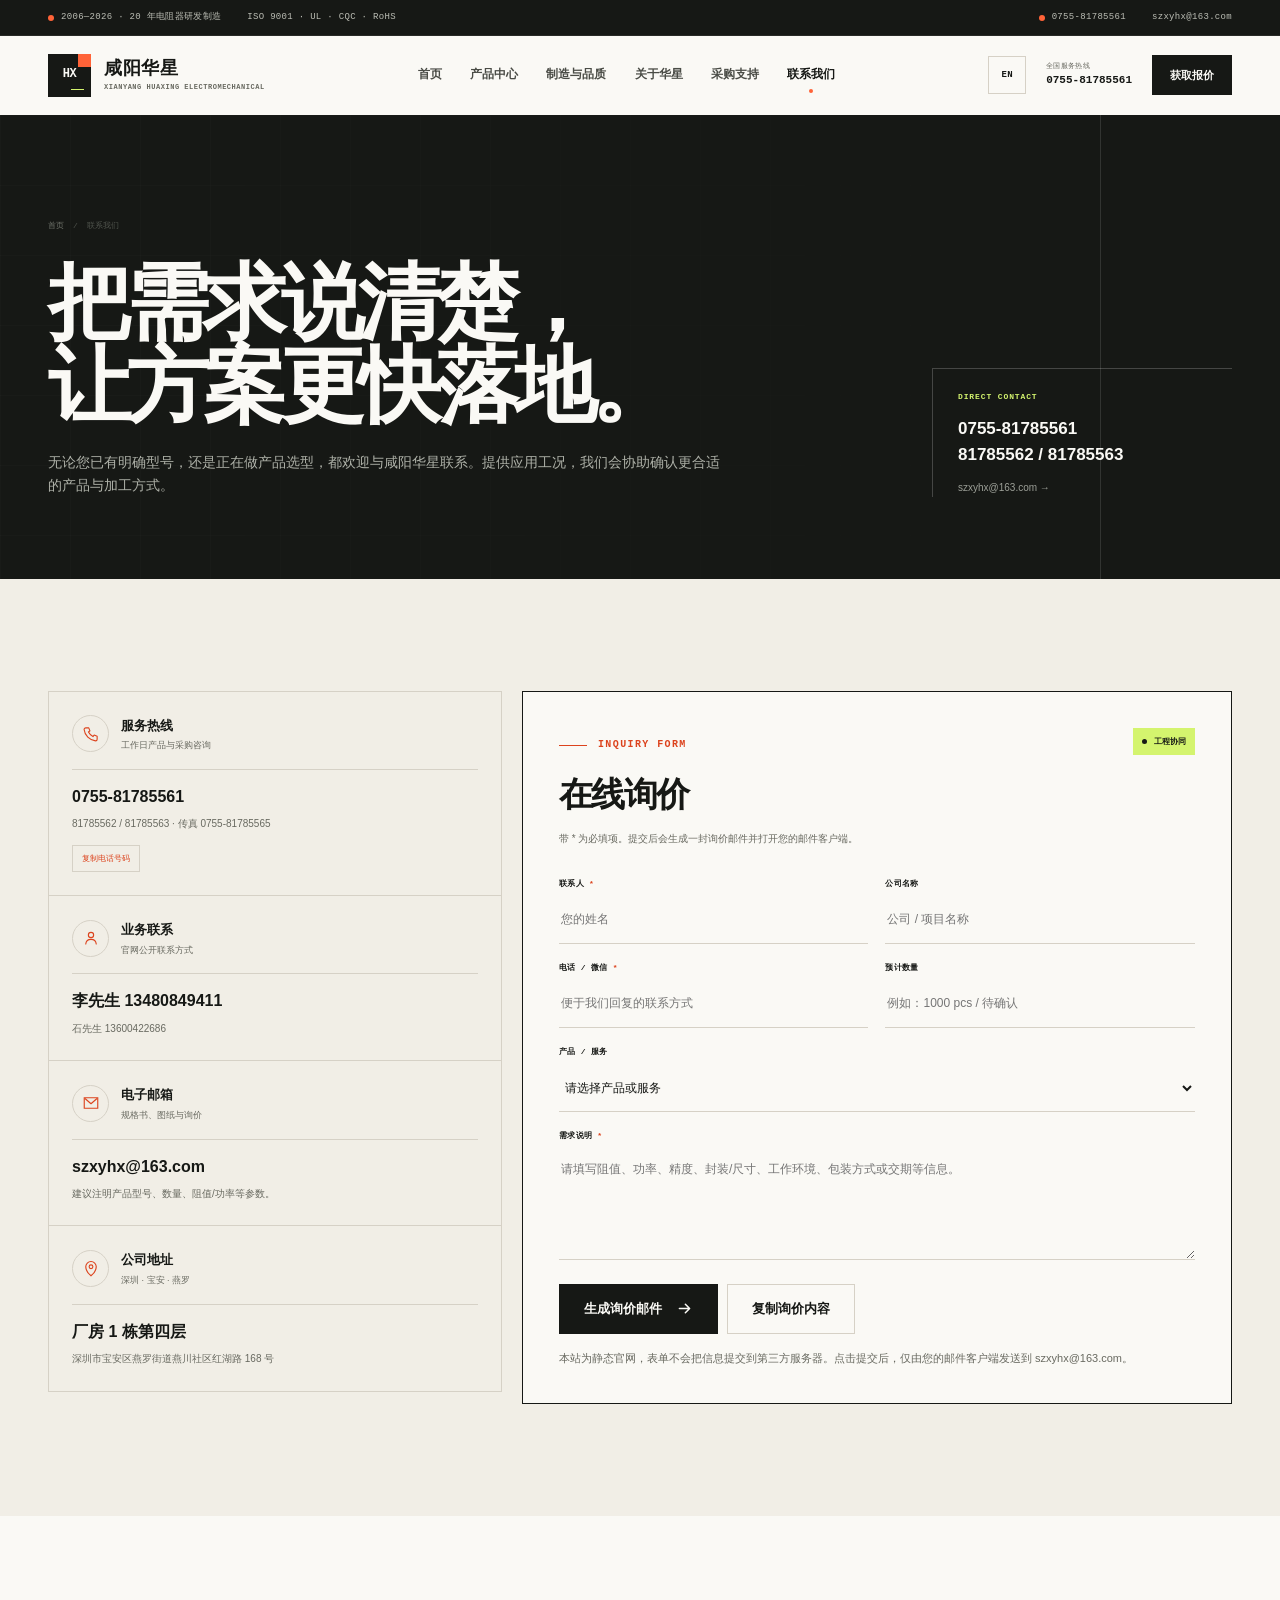
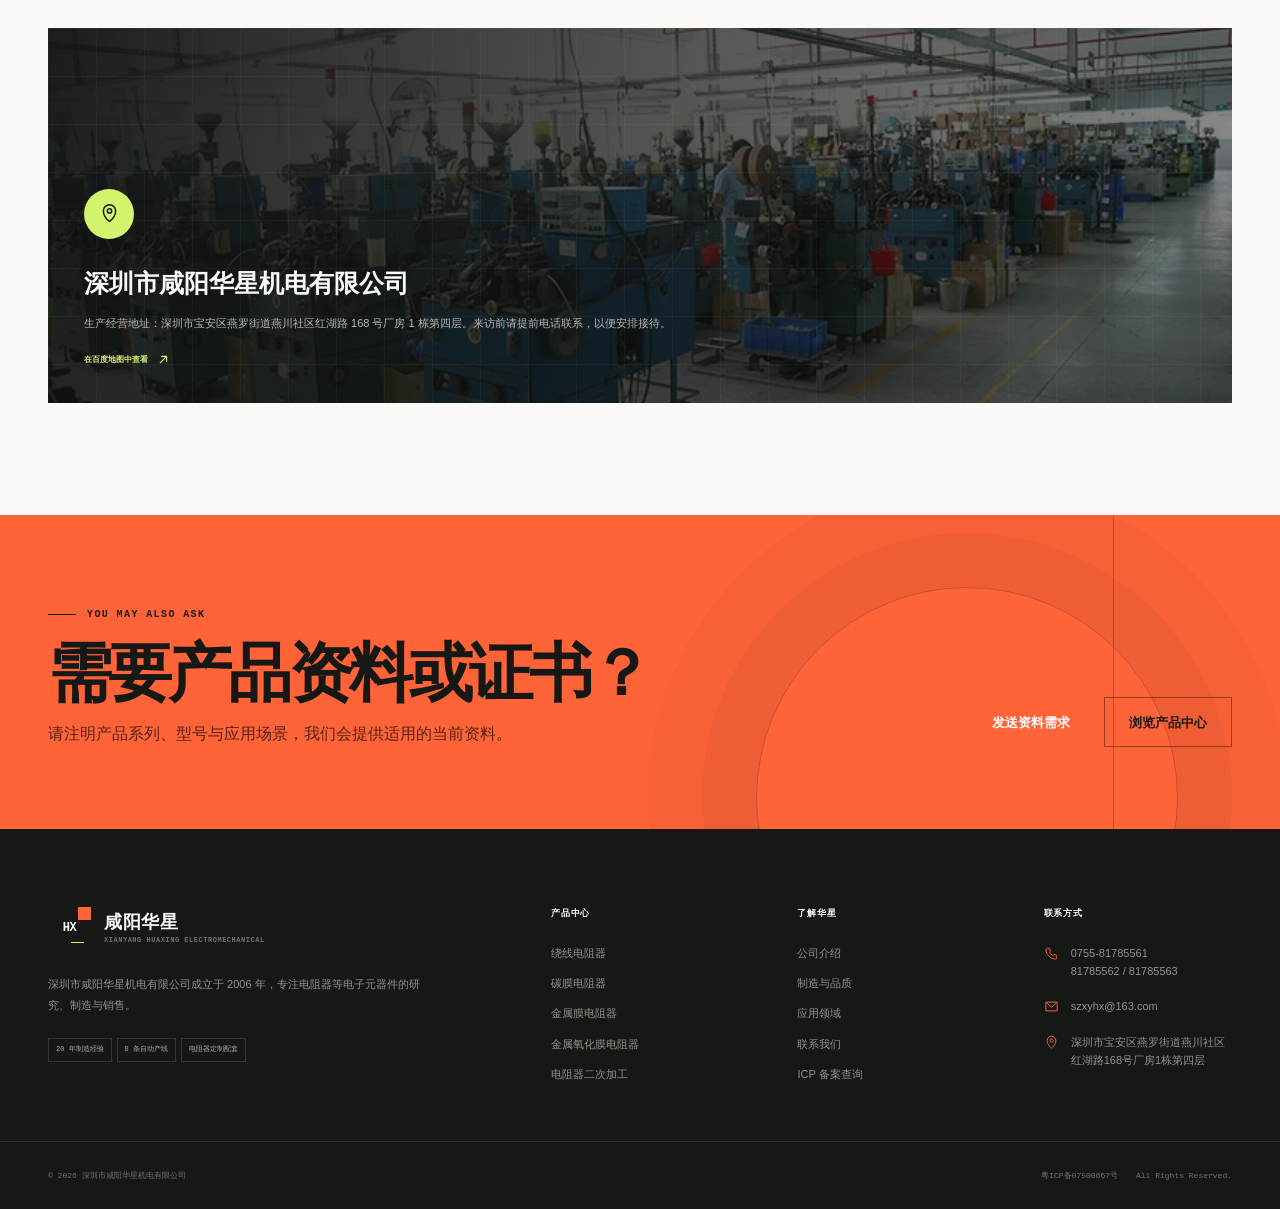
<file: contact.html>
<!doctype html>
<html lang="zh-CN">
<head>
  <meta charset="utf-8">
  <meta name="viewport" content="width=device-width, initial-scale=1">
  <title>联系我们｜产品询价、样品与技术咨询｜咸阳华星</title>
  <meta name="description" content="联系深圳市咸阳华星机电有限公司：电话 0755-81785561，邮箱 szxyhx@163.com，生产经营地址深圳市宝安区燕罗街道燕川社区红湖路168号厂房1栋第四层。">
  <meta name="theme-color" content="#161815">
  <meta property="og:type" content="website">
  <meta property="og:title" content="联系咸阳华星｜获取产品报价与技术支持">
  <meta property="og:description" content="提交阻值、功率、精度、用量与交期需求，或直接致电 0755-81785561。">
  <link rel="icon" href="assets/images/favicon.svg" type="image/svg+xml">
  <link rel="stylesheet" href="assets/css/v2.css">
</head>
<body>
  <a class="skip-link" href="#main-content">跳至主要内容</a>
  <noscript><div class="no-script">询价表单需要 JavaScript。请直接致电 0755-81785561 或发送邮件至 szxyhx@163.com。</div></noscript>

  <div class="topbar">
    <div class="container topbar-inner">
      <div class="topbar-group"><span class="topbar-item">2006—2026 · 20 年电阻器研发制造</span><span class="topbar-item">ISO 9001 · UL · CQC · RoHS</span></div>
      <div class="topbar-group"><a class="topbar-item" href="tel:+8675581785561">0755-81785561</a><a class="topbar-item" href="mailto:szxyhx@163.com">szxyhx@163.com</a></div>
    </div>
  </div>

  <header class="site-header">
    <div class="container header-inner">
      <a class="brand" href="zh.html" aria-label="咸阳华星首页"><span class="brand-mark" aria-hidden="true">HX</span><span class="brand-copy"><strong>咸阳华星</strong><span>XIANYANG HUAXING ELECTROMECHANICAL</span></span></a>
      <nav class="primary-nav" id="primary-nav" aria-label="主导航">
        <a href="zh.html">首页</a>
        <a href="products.html">产品中心</a>
        <a href="quality.html">制造与品质</a>
        <a href="about.html">关于华星</a>
        <a href="zh.html#support">采购支持</a>
        <a href="contact.html" aria-current="page">联系我们</a>
      </nav>
      <div class="header-actions">
        <a class="lang-global-link" href="index.html" hreflang="en">EN</a>
        <a class="header-hotline" href="tel:+8675581785561"><span>全国服务热线</span><strong>0755-81785561</strong></a>
        <a class="button button-primary header-quote" href="#inquiry">获取报价</a>
        <button class="nav-toggle" type="button" data-nav-toggle aria-controls="primary-nav" aria-expanded="false" aria-label="打开导航菜单"><span></span></button>
      </div>
    </div>
  </header>

  <main id="main-content">
    <section class="page-hero">
      <div class="container page-hero-inner">
        <div>
          <nav class="breadcrumbs" aria-label="面包屑"><a href="zh.html">首页</a><span>/</span><span>联系我们</span></nav>
          <h1>把需求说清楚，<br>让方案更快落地。</h1>
          <p>无论您已有明确型号，还是正在做产品选型，都欢迎与咸阳华星联系。提供应用工况，我们会协助确认更合适的产品与加工方式。</p>
        </div>
        <div class="page-hero-side"><span>DIRECT CONTACT</span><strong>0755-81785561<br>81785562 / 81785563</strong><a href="mailto:szxyhx@163.com">szxyhx@163.com →</a></div>
      </div>
    </section>

    <section class="section section-soft">
      <div class="container contact-layout">
        <div class="contact-cards">
          <article class="contact-card">
            <div class="contact-card-head">
              <span class="contact-icon"><svg viewBox="0 0 24 24" aria-hidden="true"><path d="M5 3.8h4l1.6 4-2 1.6a14.8 14.8 0 0 0 6 6l1.6-2 4 1.6v4c0 1.2-1 2.2-2.2 2.2A17.2 17.2 0 0 1 2.8 6c0-1.2 1-2.2 2.2-2.2Z" fill="none" stroke="currentColor" stroke-width="1.5" stroke-linejoin="round"/></svg></span>
              <div><h3>服务热线</h3><p>工作日产品与采购咨询</p></div>
            </div>
            <div class="contact-card-body">
              <strong><a href="tel:+8675581785561">0755-81785561</a></strong>
              <span>81785562 / 81785563 · 传真 0755-81785565</span>
              <button class="copy-phone" type="button" data-copy-text="0755-81785561">复制电话号码</button>
            </div>
          </article>
          <article class="contact-card">
            <div class="contact-card-head">
              <span class="contact-icon"><svg viewBox="0 0 24 24" aria-hidden="true"><circle cx="12" cy="8" r="3.5" fill="none" stroke="currentColor" stroke-width="1.5"/><path d="M5 20c.4-4 2.8-6.2 7-6.2s6.6 2.2 7 6.2" fill="none" stroke="currentColor" stroke-width="1.5" stroke-linecap="round"/></svg></span>
              <div><h3>业务联系</h3><p>官网公开联系方式</p></div>
            </div>
            <div class="contact-card-body">
              <strong><a href="tel:+8613480849411">李先生 13480849411</a></strong>
              <span><a href="tel:+8613600422686">石先生 13600422686</a></span>
            </div>
          </article>
          <article class="contact-card">
            <div class="contact-card-head">
              <span class="contact-icon"><svg viewBox="0 0 24 24" aria-hidden="true"><path d="M3 5h18v14H3V5Z" fill="none" stroke="currentColor" stroke-width="1.5"/><path d="m4 6 8 7 8-7" fill="none" stroke="currentColor" stroke-width="1.5" stroke-linejoin="round"/></svg></span>
              <div><h3>电子邮箱</h3><p>规格书、图纸与询价</p></div>
            </div>
            <div class="contact-card-body">
              <strong><a href="mailto:szxyhx@163.com">szxyhx@163.com</a></strong>
              <span>建议注明产品型号、数量、阻值/功率等参数。</span>
            </div>
          </article>
          <article class="contact-card">
            <div class="contact-card-head">
              <span class="contact-icon"><svg viewBox="0 0 24 24" aria-hidden="true"><path d="M12 21s7-5.4 7-12a7 7 0 1 0-14 0c0 6.6 7 12 7 12Z" fill="none" stroke="currentColor" stroke-width="1.5"/><circle cx="12" cy="9" r="2.5" fill="none" stroke="currentColor" stroke-width="1.5"/></svg></span>
              <div><h3>公司地址</h3><p>深圳 · 宝安 · 燕罗</p></div>
            </div>
            <div class="contact-card-body">
              <strong>厂房 1 栋第四层</strong>
              <span>深圳市宝安区燕罗街道燕川社区红湖路 168 号</span>
            </div>
          </article>
        </div>

        <article class="inquiry-card" id="inquiry">
          <div class="inquiry-header">
            <div>
              <span class="eyebrow">INQUIRY FORM</span>
              <h2>在线询价</h2>
              <p>带 <span style="color:var(--orange-dark)">*</span> 为必填项。提交后会生成一封询价邮件并打开您的邮件客户端。</p>
            </div>
            <span class="response-badge">工程协同</span>
          </div>
          <form id="inquiry-form" novalidate>
            <div class="form-grid">
              <div class="form-field">
                <label for="inquiry-name">联系人 <span>*</span></label>
                <input id="inquiry-name" name="name" type="text" autocomplete="name" placeholder="您的姓名" required>
              </div>
              <div class="form-field">
                <label for="inquiry-company">公司名称</label>
                <input id="inquiry-company" name="company" type="text" autocomplete="organization" placeholder="公司 / 项目名称">
              </div>
              <div class="form-field">
                <label for="inquiry-contact">电话 / 微信 <span>*</span></label>
                <input id="inquiry-contact" name="contact" type="text" autocomplete="tel" placeholder="便于我们回复的联系方式" required>
              </div>
              <div class="form-field">
                <label for="inquiry-quantity">预计数量</label>
                <input id="inquiry-quantity" name="quantity" type="text" inputmode="numeric" placeholder="例如：1000 pcs / 待确认">
              </div>
              <div class="form-field form-field-full">
                <label for="inquiry-product">产品 / 服务</label>
                <select id="inquiry-product" name="product">
                  <option value="">请选择产品或服务</option>
                </select>
              </div>
              <div class="form-field form-field-full">
                <label for="inquiry-message">需求说明 <span>*</span></label>
                <textarea id="inquiry-message" name="message" placeholder="请填写阻值、功率、精度、封装/尺寸、工作环境、包装方式或交期等信息。" required></textarea>
              </div>
            </div>
            <div class="form-actions">
              <button class="button button-primary" type="submit">
                生成询价邮件
                <svg viewBox="0 0 20 20" aria-hidden="true"><path d="M4 10h11M11 5l5 5-5 5" fill="none" stroke="currentColor" stroke-width="1.8" stroke-linecap="round" stroke-linejoin="round"/></svg>
              </button>
              <button class="button button-quiet" type="button" data-copy-inquiry>复制询价内容</button>
            </div>
            <div class="form-status" data-form-status role="status" aria-live="polite"></div>
            <p class="privacy-note">本站为静态官网，表单不会把信息提交到第三方服务器。点击提交后，仅由您的邮件客户端发送到 szxyhx@163.com。</p>
          </form>
        </article>
      </div>
    </section>

    <section class="section">
      <div class="container">
        <div class="map-card" data-reveal>
          <div class="map-card-inner">
            <span class="map-pin"><svg viewBox="0 0 24 24" aria-hidden="true"><path d="M12 21s7-5.4 7-12a7 7 0 1 0-14 0c0 6.6 7 12 7 12Z" fill="none" stroke="currentColor" stroke-width="1.7"/><circle cx="12" cy="9" r="2.5" fill="none" stroke="currentColor" stroke-width="1.7"/></svg></span>
            <h3>深圳市咸阳华星机电有限公司</h3>
            <p>生产经营地址：深圳市宝安区燕罗街道燕川社区红湖路 168 号厂房 1 栋第四层。来访前请提前电话联系，以便安排接待。</p>
            <a href="https://map.baidu.com/search/%E6%B7%B1%E5%9C%B3%E5%B8%82%E5%AE%9D%E5%AE%89%E5%8C%BA%E7%87%95%E7%BD%97%E8%A1%97%E9%81%93%E7%87%95%E5%B7%9D%E7%A4%BE%E5%8C%BA%E7%BA%A2%E6%B9%96%E8%B7%AF168%E5%8F%B7" target="_blank" rel="noopener">在百度地图中查看
              <svg viewBox="0 0 24 24" aria-hidden="true"><path d="M7 17 17 7M9 7h8v8" fill="none" stroke="currentColor" stroke-width="1.8" stroke-linecap="round" stroke-linejoin="round"/></svg>
            </a>
          </div>
        </div>
      </div>
    </section>

    <section class="cta-band">
      <div class="container cta-band-inner">
        <div><span class="eyebrow eyebrow-light">YOU MAY ALSO ASK</span><h2>需要产品资料或证书？</h2><p>请注明产品系列、型号与应用场景，我们会提供适用的当前资料。</p></div>
        <div class="cta-band-actions"><a class="button button-orange" href="mailto:szxyhx@163.com?subject=%E4%BA%A7%E5%93%81%E8%B5%84%E6%96%99%E5%92%A8%E8%AF%A2">发送资料需求</a><a class="button button-outline-light" href="products.html">浏览产品中心</a></div>
      </div>
    </section>
  </main>

  <footer class="site-footer">
    <div class="container footer-main">
      <div class="footer-brand"><a class="brand" href="zh.html" aria-label="咸阳华星首页"><span class="brand-mark" aria-hidden="true">HX</span><span class="brand-copy"><strong>咸阳华星</strong><span>XIANYANG HUAXING ELECTROMECHANICAL</span></span></a><p>深圳市咸阳华星机电有限公司成立于 2006 年，专注电阻器等电子元器件的研究、制造与销售。</p><div class="footer-tags"><span>20 年制造经验</span><span>8 条自动产线</span><span>电阻器定制配套</span></div></div>
      <div class="footer-column"><h3>产品中心</h3><ul><li><a href="products.html?category=wirewound">绕线电阻器</a></li><li><a href="products.html?category=carbon">碳膜电阻器</a></li><li><a href="products.html?category=metal">金属膜电阻器</a></li><li><a href="products.html?category=oxide">金属氧化膜电阻器</a></li><li><a href="products.html?category=processing">电阻器二次加工</a></li></ul></div>
      <div class="footer-column"><h3>了解华星</h3><ul><li><a href="about.html">公司介绍</a></li><li><a href="quality.html">制造与品质</a></li><li><a href="zh.html#applications">应用领域</a></li><li><a href="contact.html">联系我们</a></li><li><a href="https://beian.miit.gov.cn/" target="_blank" rel="noopener">ICP 备案查询</a></li></ul></div>
      <div class="footer-column"><h3>联系方式</h3><div class="footer-contact-list"><a href="tel:+8675581785561"><svg viewBox="0 0 24 24" aria-hidden="true"><path d="M5 3.8h4l1.6 4-2 1.6a14.8 14.8 0 0 0 6 6l1.6-2 4 1.6v4c0 1.2-1 2.2-2.2 2.2A17.2 17.2 0 0 1 2.8 6c0-1.2 1-2.2 2.2-2.2Z" fill="none" stroke="currentColor" stroke-width="1.5" stroke-linejoin="round"/></svg><span>0755-81785561<br>81785562 / 81785563</span></a><a href="mailto:szxyhx@163.com"><svg viewBox="0 0 24 24" aria-hidden="true"><path d="M3 5h18v14H3V5Z" fill="none" stroke="currentColor" stroke-width="1.5"/><path d="m4 6 8 7 8-7" fill="none" stroke="currentColor" stroke-width="1.5" stroke-linejoin="round"/></svg><span>szxyhx@163.com</span></a><div><svg viewBox="0 0 24 24" aria-hidden="true"><path d="M12 21s7-5.4 7-12a7 7 0 1 0-14 0c0 6.6 7 12 7 12Z" fill="none" stroke="currentColor" stroke-width="1.5"/><circle cx="12" cy="9" r="2.5" fill="none" stroke="currentColor" stroke-width="1.5"/></svg><span>深圳市宝安区燕罗街道燕川社区红湖路168号厂房1栋第四层</span></div></div></div>
    </div>
    <div class="footer-bottom"><div class="container footer-bottom-inner"><span>© <span data-year>2026</span> 深圳市咸阳华星机电有限公司</span><div class="footer-bottom-links"><a href="https://beian.miit.gov.cn/" target="_blank" rel="noopener">粤ICP备07500667号</a><span>All Rights Reserved.</span></div></div></div>
  </footer>
  <script src="assets/js/products.js" defer></script>
  <script src="assets/js/main.js" defer></script>
</body>
</html>
</file>
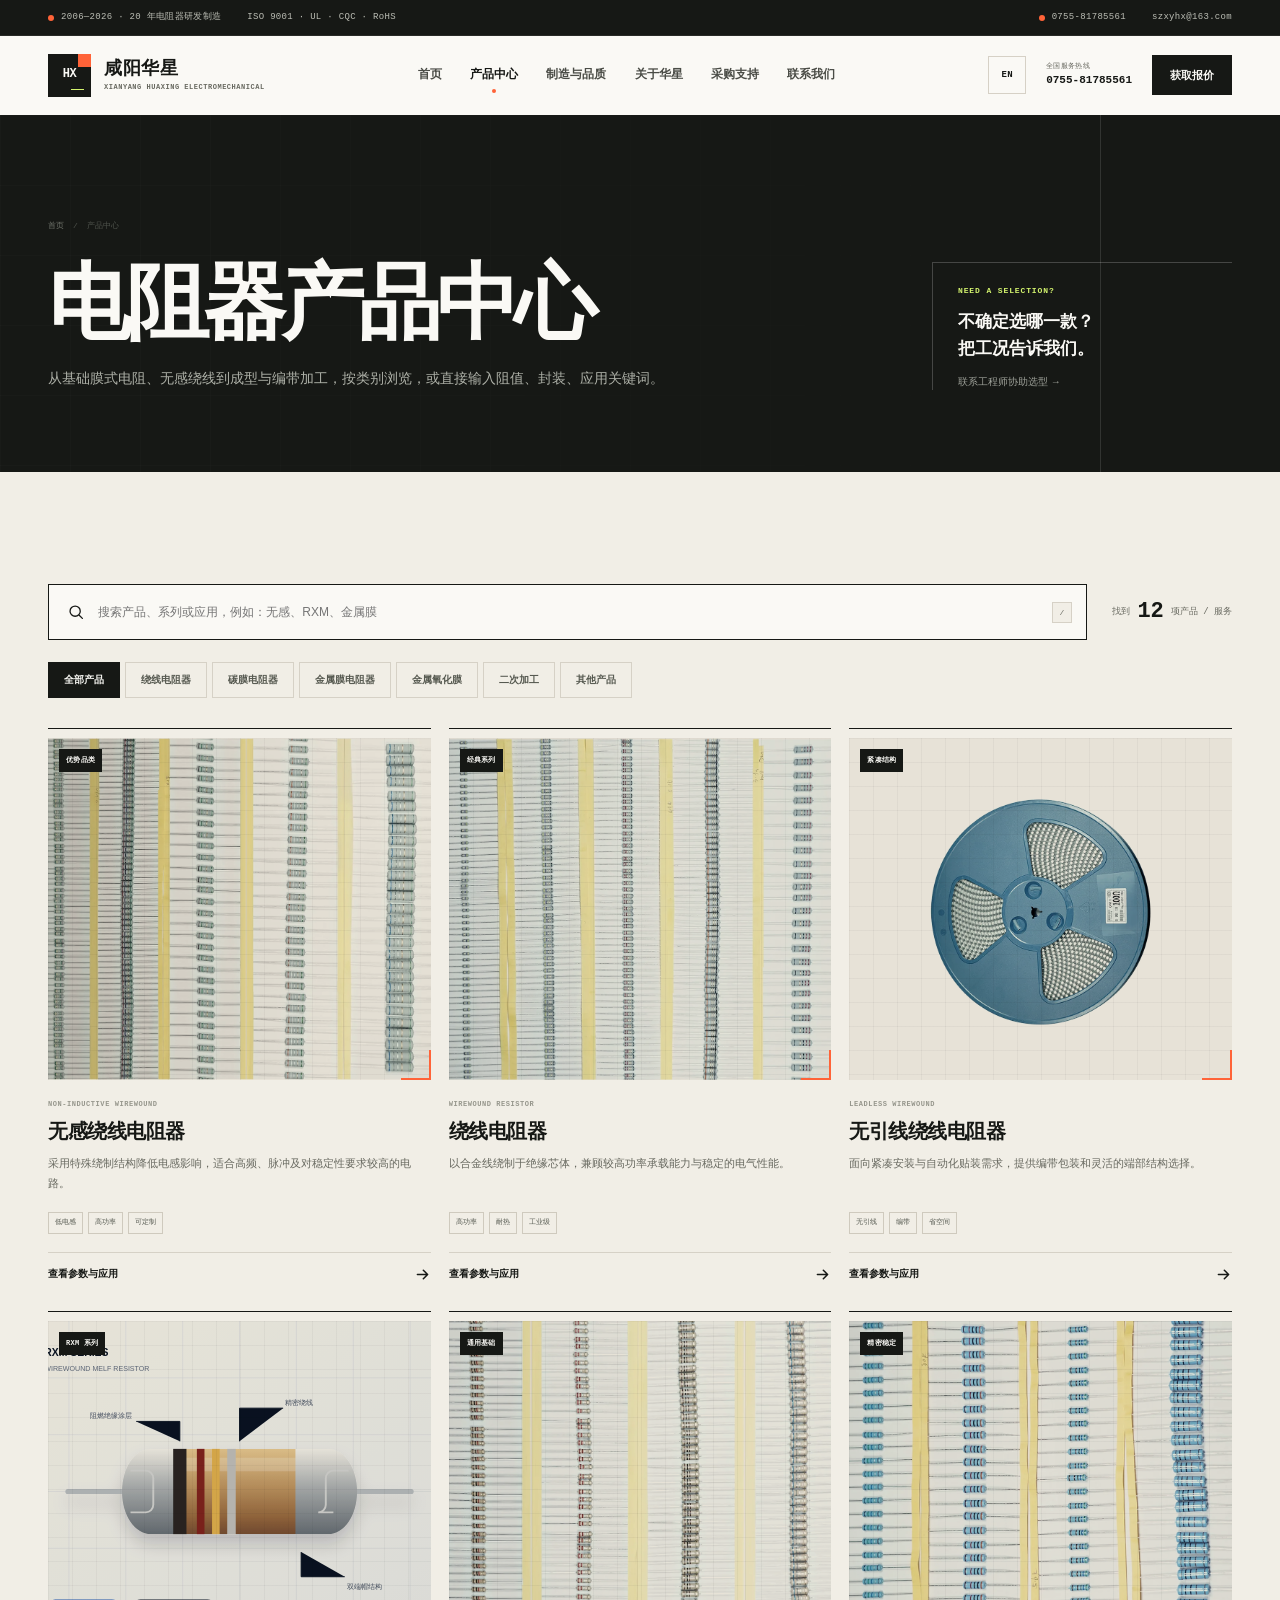
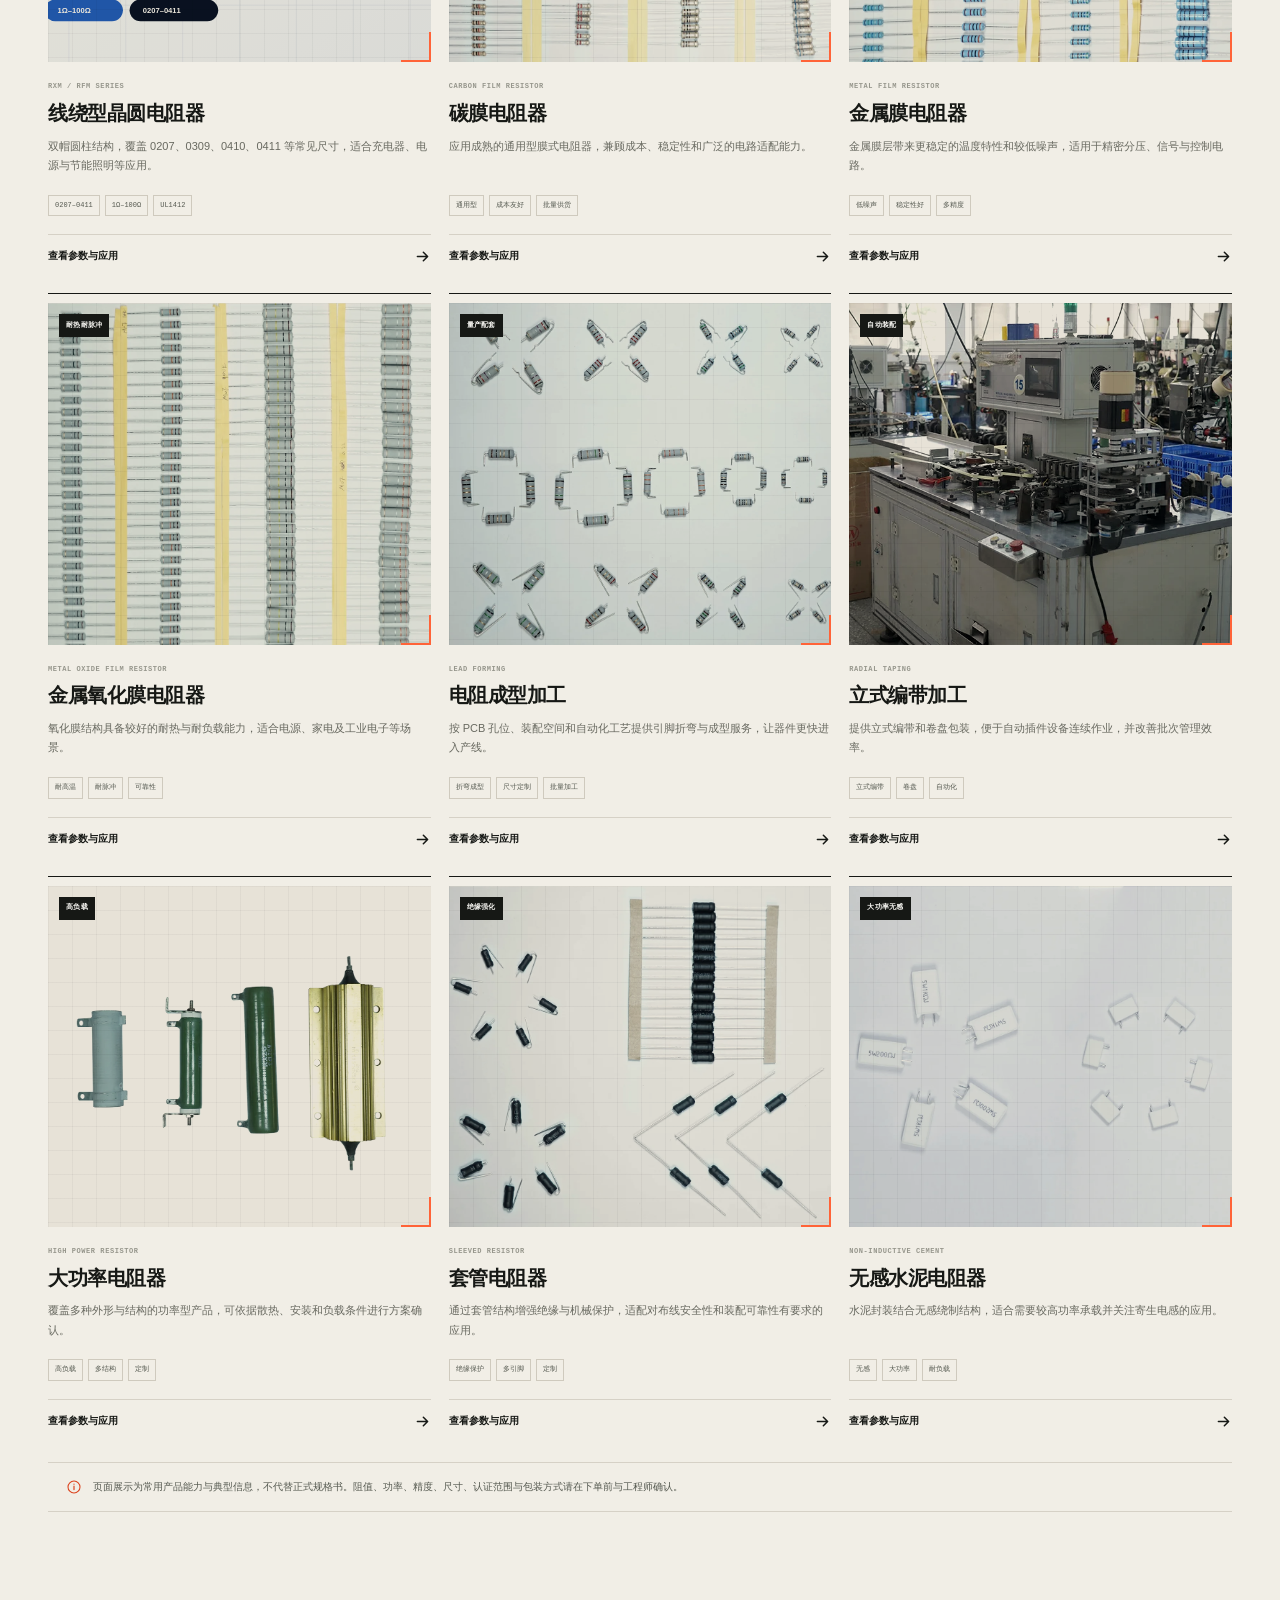
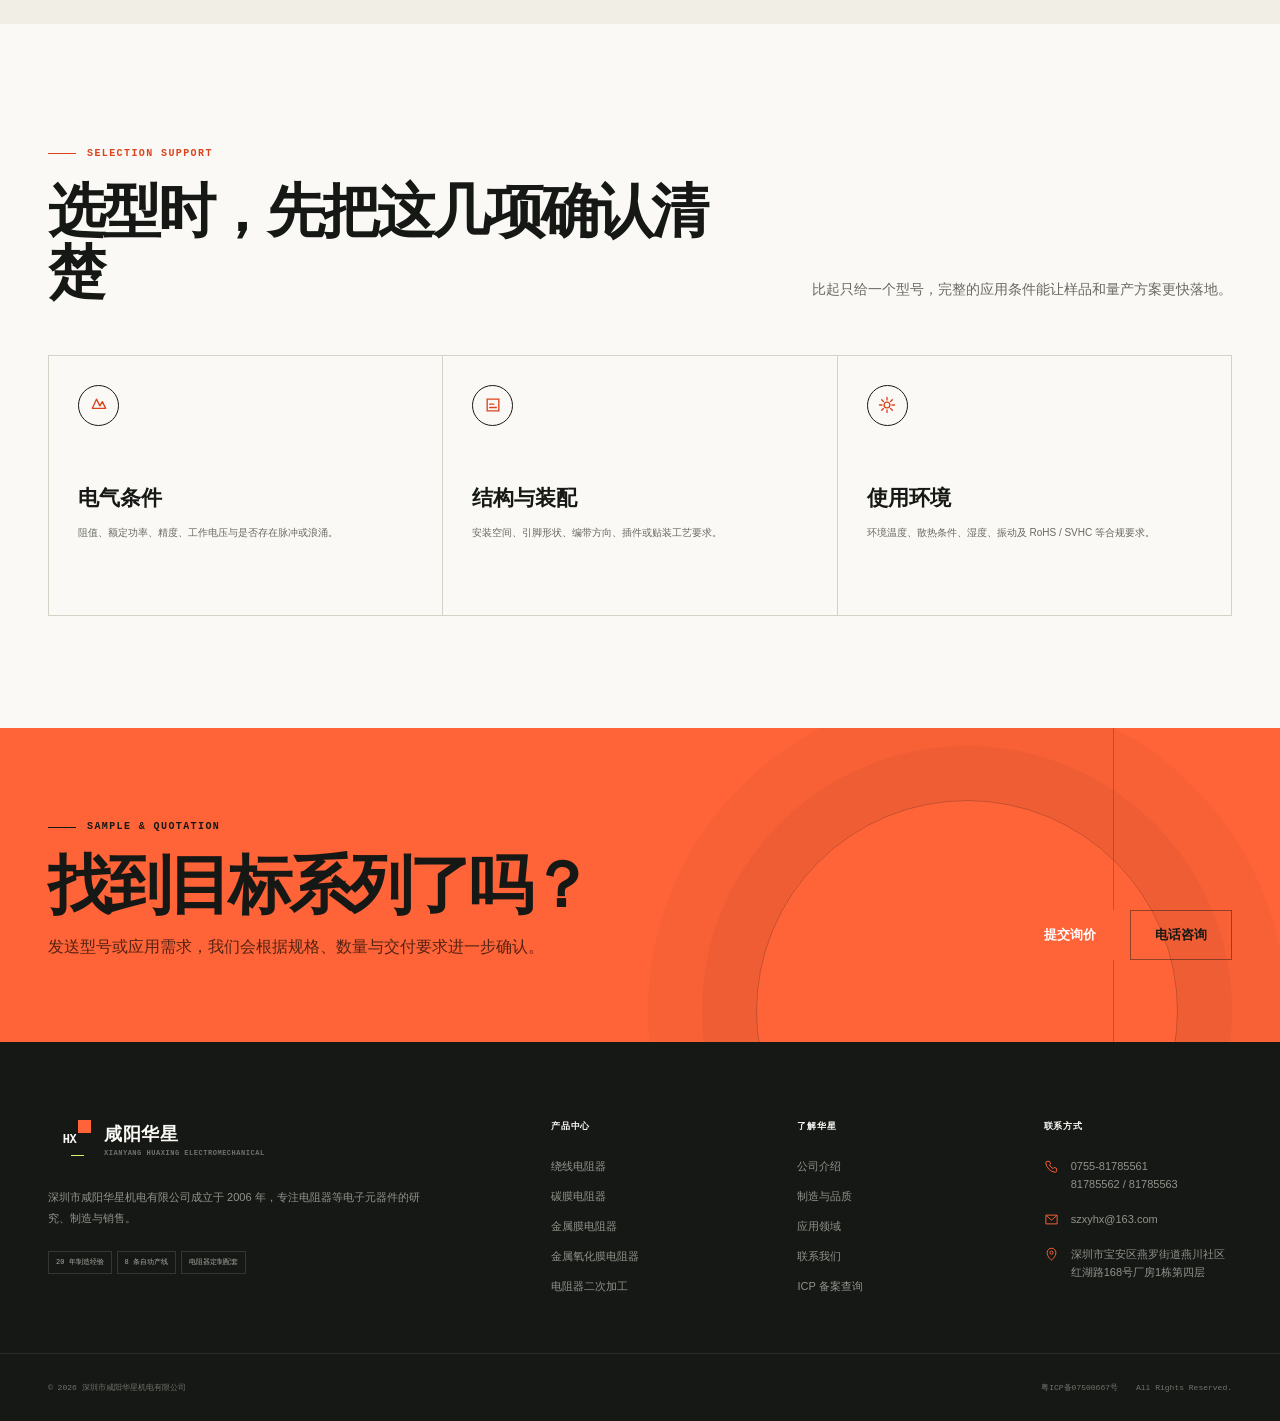
<file: products.html>
<!doctype html>
<html lang="zh-CN">
<head>
  <meta charset="utf-8">
  <meta name="viewport" content="width=device-width, initial-scale=1">
  <title>产品中心｜绕线、碳膜、金属膜及金属氧化膜电阻器｜咸阳华星</title>
  <meta name="description" content="浏览咸阳华星电阻器产品：无感绕线、常规绕线、无引线绕线、RXM 晶圆电阻、碳膜、金属膜、金属氧化膜、成型编带及大功率电阻器。">
  <meta name="theme-color" content="#161815">
  <meta property="og:type" content="website">
  <meta property="og:title" content="电阻器产品中心｜咸阳华星">
  <meta property="og:description" content="按类别、关键词快速筛选产品，查看典型参数、应用与定制能力。">
  <meta property="og:image" content="assets/images/high-power.webp">
  <link rel="icon" href="assets/images/favicon.svg" type="image/svg+xml">
  <link rel="stylesheet" href="assets/css/v2.css">
</head>
<body>
  <a class="skip-link" href="#main-content">跳至主要内容</a>
  <noscript><div class="no-script">产品筛选、详情弹窗与询价表单需要 JavaScript。您仍可通过页面底部的电话和邮箱联系咸阳华星。</div></noscript>

  <div class="topbar">
    <div class="container topbar-inner">
      <div class="topbar-group">
        <span class="topbar-item"><svg viewBox="0 0 20 20" aria-hidden="true"><path d="M10 2.5 3.4 5.7v4.6c0 4 2.8 6.3 6.6 7.2 3.8-.9 6.6-3.2 6.6-7.2V5.7L10 2.5Z" fill="none" stroke="currentColor" stroke-width="1.5"/><path d="m6.9 10 2 2 4.2-4.2" fill="none" stroke="currentColor" stroke-width="1.5" stroke-linecap="round" stroke-linejoin="round"/></svg>2006—2026 · 20 年电阻器研发制造</span>
        <span class="topbar-item">ISO 9001 · UL · CQC · RoHS</span>
      </div>
      <div class="topbar-group"><a class="topbar-item" href="tel:+8675581785561">0755-81785561</a><a class="topbar-item" href="mailto:szxyhx@163.com">szxyhx@163.com</a></div>
    </div>
  </div>

  <header class="site-header">
    <div class="container header-inner">
      <a class="brand" href="zh.html" aria-label="咸阳华星首页">
        <span class="brand-mark" aria-hidden="true">HX</span>
        <span class="brand-copy"><strong>咸阳华星</strong><span>XIANYANG HUAXING ELECTROMECHANICAL</span></span>
      </a>
      <nav class="primary-nav" id="primary-nav" aria-label="主导航">
        <a href="zh.html">首页</a>
        <a href="products.html" aria-current="page">产品中心</a>
        <a href="quality.html">制造与品质</a>
        <a href="about.html">关于华星</a>
        <a href="zh.html#support">采购支持</a>
        <a href="contact.html">联系我们</a>
      </nav>
      <div class="header-actions">
        <a class="lang-global-link" href="index.html" hreflang="en">EN</a>
        <a class="header-hotline" href="tel:+8675581785561"><span>全国服务热线</span><strong>0755-81785561</strong></a>
        <a class="button button-primary header-quote" href="contact.html#inquiry">获取报价</a>
        <button class="nav-toggle" type="button" data-nav-toggle aria-controls="primary-nav" aria-expanded="false" aria-label="打开导航菜单"><span></span></button>
      </div>
    </div>
  </header>

  <main id="main-content">
    <section class="page-hero">
      <div class="container page-hero-inner">
        <div>
          <nav class="breadcrumbs" aria-label="面包屑"><a href="zh.html">首页</a><span>/</span><span>产品中心</span></nav>
          <h1>电阻器产品中心</h1>
          <p>从基础膜式电阻、无感绕线到成型与编带加工，按类别浏览，或直接输入阻值、封装、应用关键词。</p>
        </div>
        <div class="page-hero-side">
          <span>NEED A SELECTION?</span>
          <strong>不确定选哪一款？<br>把工况告诉我们。</strong>
          <a href="contact.html#inquiry">联系工程师协助选型 →</a>
        </div>
      </div>
    </section>

    <section class="section section-soft">
      <div class="container">
        <div class="catalog-tools">
          <label class="search-field" for="product-search">
            <svg viewBox="0 0 24 24" aria-hidden="true"><circle cx="10.7" cy="10.7" r="6.7" fill="none" stroke="currentColor" stroke-width="1.7"/><path d="m16 16 4.2 4.2" stroke="currentColor" stroke-width="1.7" stroke-linecap="round"/></svg>
            <input id="product-search" type="search" placeholder="搜索产品、系列或应用，例如：无感、RXM、金属膜" autocomplete="off">
            <kbd>/</kbd>
          </label>
          <div class="catalog-count">找到 <strong id="product-result-count">12</strong> 项产品 / 服务</div>
        </div>
        <div class="filter-bar" aria-label="产品类别筛选">
          <button class="filter-chip is-active" type="button" data-product-filter="all" aria-pressed="true">全部产品</button>
          <button class="filter-chip" type="button" data-product-filter="wirewound" aria-pressed="false">绕线电阻器</button>
          <button class="filter-chip" type="button" data-product-filter="carbon" aria-pressed="false">碳膜电阻器</button>
          <button class="filter-chip" type="button" data-product-filter="metal" aria-pressed="false">金属膜电阻器</button>
          <button class="filter-chip" type="button" data-product-filter="oxide" aria-pressed="false">金属氧化膜</button>
          <button class="filter-chip" type="button" data-product-filter="processing" aria-pressed="false">二次加工</button>
          <button class="filter-chip" type="button" data-product-filter="other" aria-pressed="false">其他产品</button>
        </div>
        <div class="product-grid catalog-grid" id="product-grid" aria-live="polite"></div>
        <div class="empty-state" id="product-empty" hidden>
          <span class="empty-icon"><svg viewBox="0 0 24 24" aria-hidden="true"><circle cx="10.5" cy="10.5" r="6.5" fill="none" stroke="currentColor" stroke-width="1.7"/><path d="m15.5 15.5 4 4" stroke="currentColor" stroke-width="1.7" stroke-linecap="round"/></svg></span>
          <h3>没有找到匹配产品</h3>
          <p>试试更短的关键词，或联系我们确认定制型号。</p>
          <button class="button button-primary" id="clear-product-filters" type="button">清除筛选</button>
        </div>
        <div class="catalog-note">
          <svg viewBox="0 0 24 24" aria-hidden="true"><circle cx="12" cy="12" r="9" fill="none" stroke="currentColor" stroke-width="1.6"/><path d="M12 10.8v5M12 7.5v.2" stroke="currentColor" stroke-width="1.8" stroke-linecap="round"/></svg>
          <span>页面展示为常用产品能力与典型信息，不代替正式规格书。阻值、功率、精度、尺寸、认证范围与包装方式请在下单前与工程师确认。</span>
        </div>
        <noscript>
          <div class="principle-grid" style="margin-top:24px">
            <article class="principle-card"><h3>绕线电阻器</h3><p>无感绕线、常规绕线、无引线绕线、RXM 晶圆电阻系列。</p></article>
            <article class="principle-card"><h3>膜式电阻器</h3><p>碳膜、金属膜、金属氧化膜电阻器。</p></article>
            <article class="principle-card"><h3>加工与其他产品</h3><p>成型、立式编带、大功率、套管、无感水泥电阻器。</p></article>
          </div>
        </noscript>
      </div>
    </section>

    <section class="section">
      <div class="container">
        <div class="section-heading" data-reveal>
          <div><span class="eyebrow">SELECTION SUPPORT</span><h2>选型时，先把这几项确认清楚</h2></div>
          <p>比起只给一个型号，完整的应用条件能让样品和量产方案更快落地。</p>
        </div>
        <div class="principle-grid">
          <article class="principle-card" data-reveal>
            <span class="principle-icon"><svg viewBox="0 0 24 24" aria-hidden="true"><path d="M4 16 9 5l4 8 3-5 4 8H4Z" fill="none" stroke="currentColor" stroke-width="1.6" stroke-linejoin="round"/></svg></span>
            <h3>电气条件</h3>
            <p>阻值、额定功率、精度、工作电压与是否存在脉冲或浪涌。</p>
          </article>
          <article class="principle-card" data-reveal>
            <span class="principle-icon"><svg viewBox="0 0 24 24" aria-hidden="true"><path d="M5 19V5h14v14H5Z" fill="none" stroke="currentColor" stroke-width="1.6"/><path d="M8 15h8M8 11h5" stroke="currentColor" stroke-width="1.6" stroke-linecap="round"/></svg></span>
            <h3>结构与装配</h3>
            <p>安装空间、引脚形状、编带方向、插件或贴装工艺要求。</p>
          </article>
          <article class="principle-card" data-reveal>
            <span class="principle-icon"><svg viewBox="0 0 24 24" aria-hidden="true"><path d="M12 3v3M12 18v3M3 12h3M18 12h3M5.6 5.6l2.1 2.1M16.3 16.3l2.1 2.1M18.4 5.6l-2.1 2.1M7.7 16.3l-2.1 2.1" stroke="currentColor" stroke-width="1.6" stroke-linecap="round"/><circle cx="12" cy="12" r="3.5" fill="none" stroke="currentColor" stroke-width="1.6"/></svg></span>
            <h3>使用环境</h3>
            <p>环境温度、散热条件、湿度、振动及 RoHS / SVHC 等合规要求。</p>
          </article>
        </div>
      </div>
    </section>

    <section class="cta-band">
      <div class="container cta-band-inner">
        <div><span class="eyebrow eyebrow-light">SAMPLE &amp; QUOTATION</span><h2>找到目标系列了吗？</h2><p>发送型号或应用需求，我们会根据规格、数量与交付要求进一步确认。</p></div>
        <div class="cta-band-actions"><a class="button button-orange" href="contact.html#inquiry">提交询价</a><a class="button button-outline-light" href="tel:+8675581785561">电话咨询</a></div>
      </div>
    </section>
  </main>

  <footer class="site-footer">
    <div class="container footer-main">
      <div class="footer-brand">
        <a class="brand" href="zh.html" aria-label="咸阳华星首页"><span class="brand-mark" aria-hidden="true">HX</span><span class="brand-copy"><strong>咸阳华星</strong><span>XIANYANG HUAXING ELECTROMECHANICAL</span></span></a>
        <p>深圳市咸阳华星机电有限公司成立于 2006 年，专注电阻器等电子元器件的研究、制造与销售。</p>
        <div class="footer-tags"><span>20 年制造经验</span><span>8 条自动产线</span><span>电阻器定制配套</span></div>
      </div>
      <div class="footer-column">
        <h3>产品中心</h3>
        <ul><li><a href="products.html?category=wirewound">绕线电阻器</a></li><li><a href="products.html?category=carbon">碳膜电阻器</a></li><li><a href="products.html?category=metal">金属膜电阻器</a></li><li><a href="products.html?category=oxide">金属氧化膜电阻器</a></li><li><a href="products.html?category=processing">电阻器二次加工</a></li></ul>
      </div>
      <div class="footer-column">
        <h3>了解华星</h3>
        <ul><li><a href="about.html">公司介绍</a></li><li><a href="quality.html">制造与品质</a></li><li><a href="zh.html#applications">应用领域</a></li><li><a href="contact.html">联系我们</a></li><li><a href="https://beian.miit.gov.cn/" target="_blank" rel="noopener">ICP 备案查询</a></li></ul>
      </div>
      <div class="footer-column">
        <h3>联系方式</h3>
        <div class="footer-contact-list">
          <a href="tel:+8675581785561"><svg viewBox="0 0 24 24" aria-hidden="true"><path d="M5 3.8h4l1.6 4-2 1.6a14.8 14.8 0 0 0 6 6l1.6-2 4 1.6v4c0 1.2-1 2.2-2.2 2.2A17.2 17.2 0 0 1 2.8 6c0-1.2 1-2.2 2.2-2.2Z" fill="none" stroke="currentColor" stroke-width="1.5" stroke-linejoin="round"/></svg><span>0755-81785561<br>81785562 / 81785563</span></a>
          <a href="mailto:szxyhx@163.com"><svg viewBox="0 0 24 24" aria-hidden="true"><path d="M3 5h18v14H3V5Z" fill="none" stroke="currentColor" stroke-width="1.5"/><path d="m4 6 8 7 8-7" fill="none" stroke="currentColor" stroke-width="1.5" stroke-linejoin="round"/></svg><span>szxyhx@163.com</span></a>
          <div><svg viewBox="0 0 24 24" aria-hidden="true"><path d="M12 21s7-5.4 7-12a7 7 0 1 0-14 0c0 6.6 7 12 7 12Z" fill="none" stroke="currentColor" stroke-width="1.5"/><circle cx="12" cy="9" r="2.5" fill="none" stroke="currentColor" stroke-width="1.5"/></svg><span>深圳市宝安区燕罗街道燕川社区红湖路168号厂房1栋第四层</span></div>
        </div>
      </div>
    </div>
    <div class="footer-bottom"><div class="container footer-bottom-inner"><span>© <span data-year>2026</span> 深圳市咸阳华星机电有限公司</span><div class="footer-bottom-links"><a href="https://beian.miit.gov.cn/" target="_blank" rel="noopener">粤ICP备07500667号</a><span>All Rights Reserved.</span></div></div></div>
  </footer>

  <script src="assets/js/products.js" defer></script>
  <script src="assets/js/main.js" defer></script>
</body>
</html>
</file>
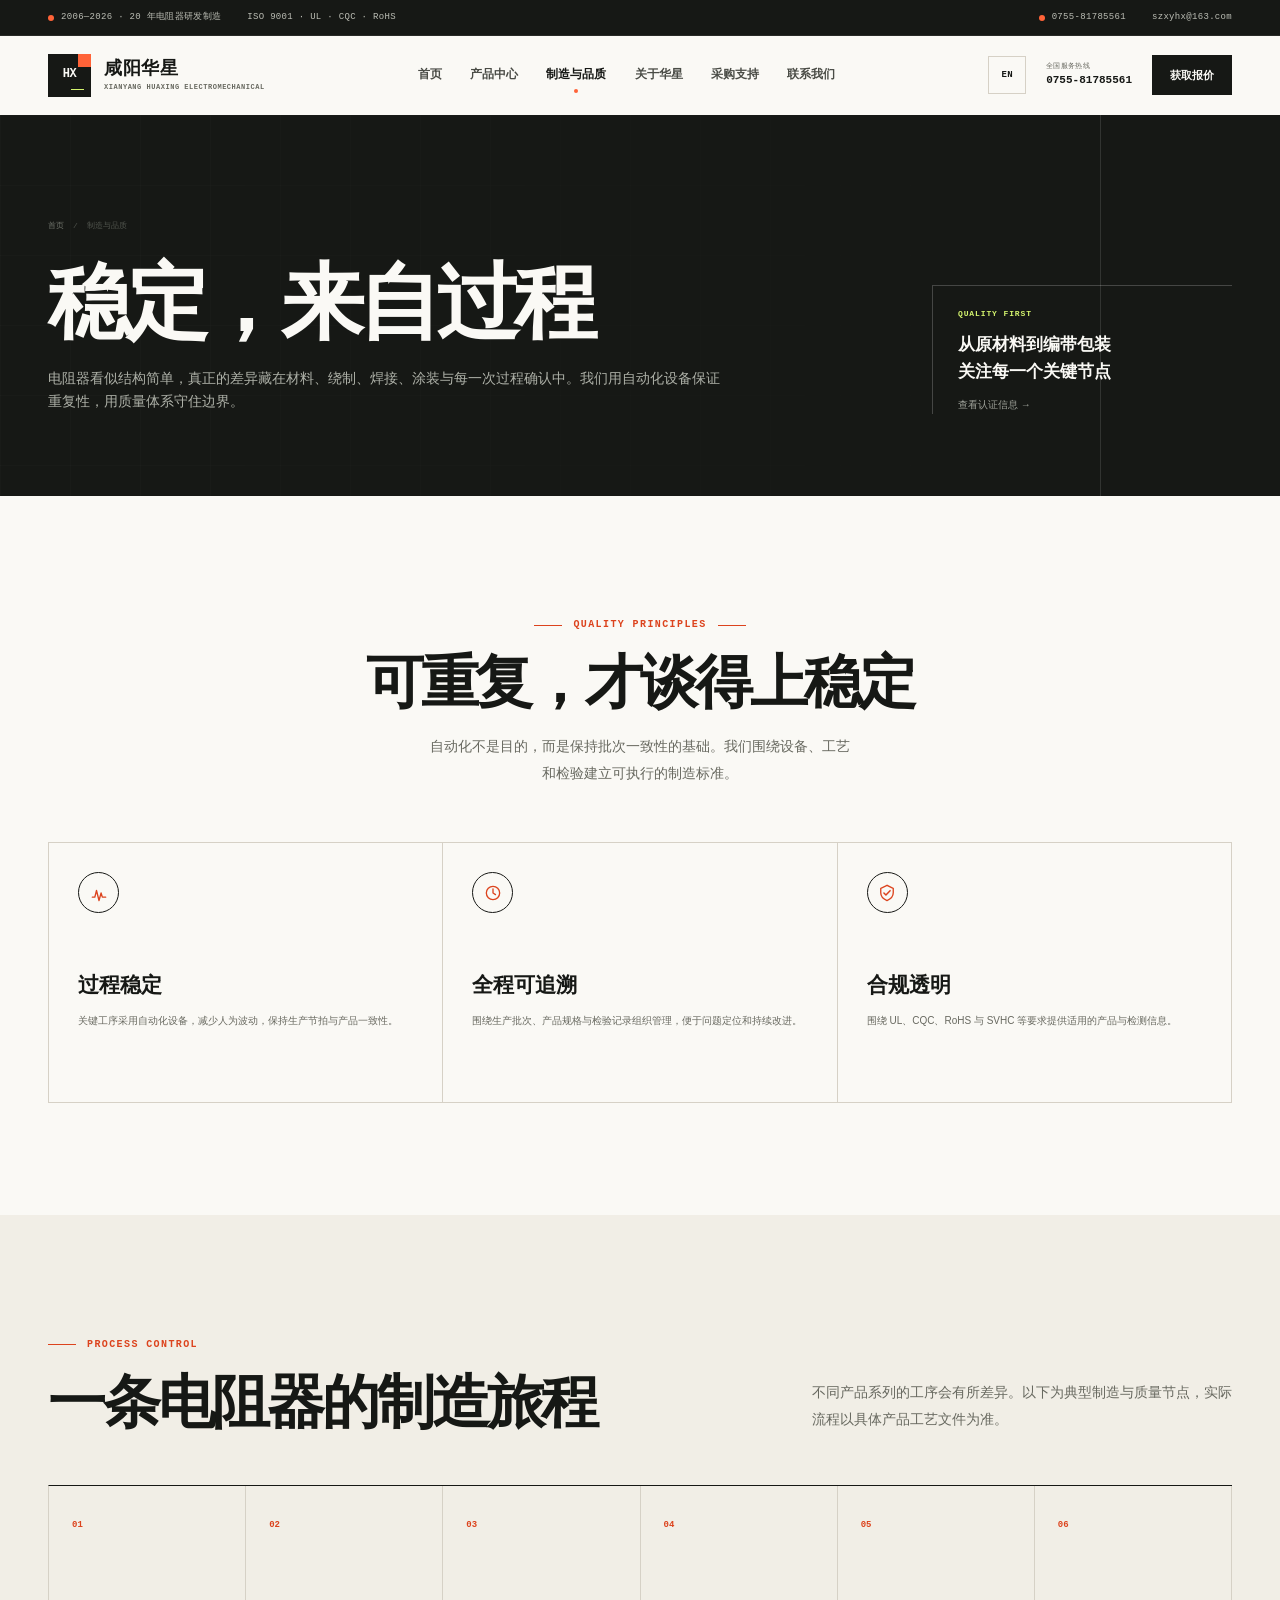
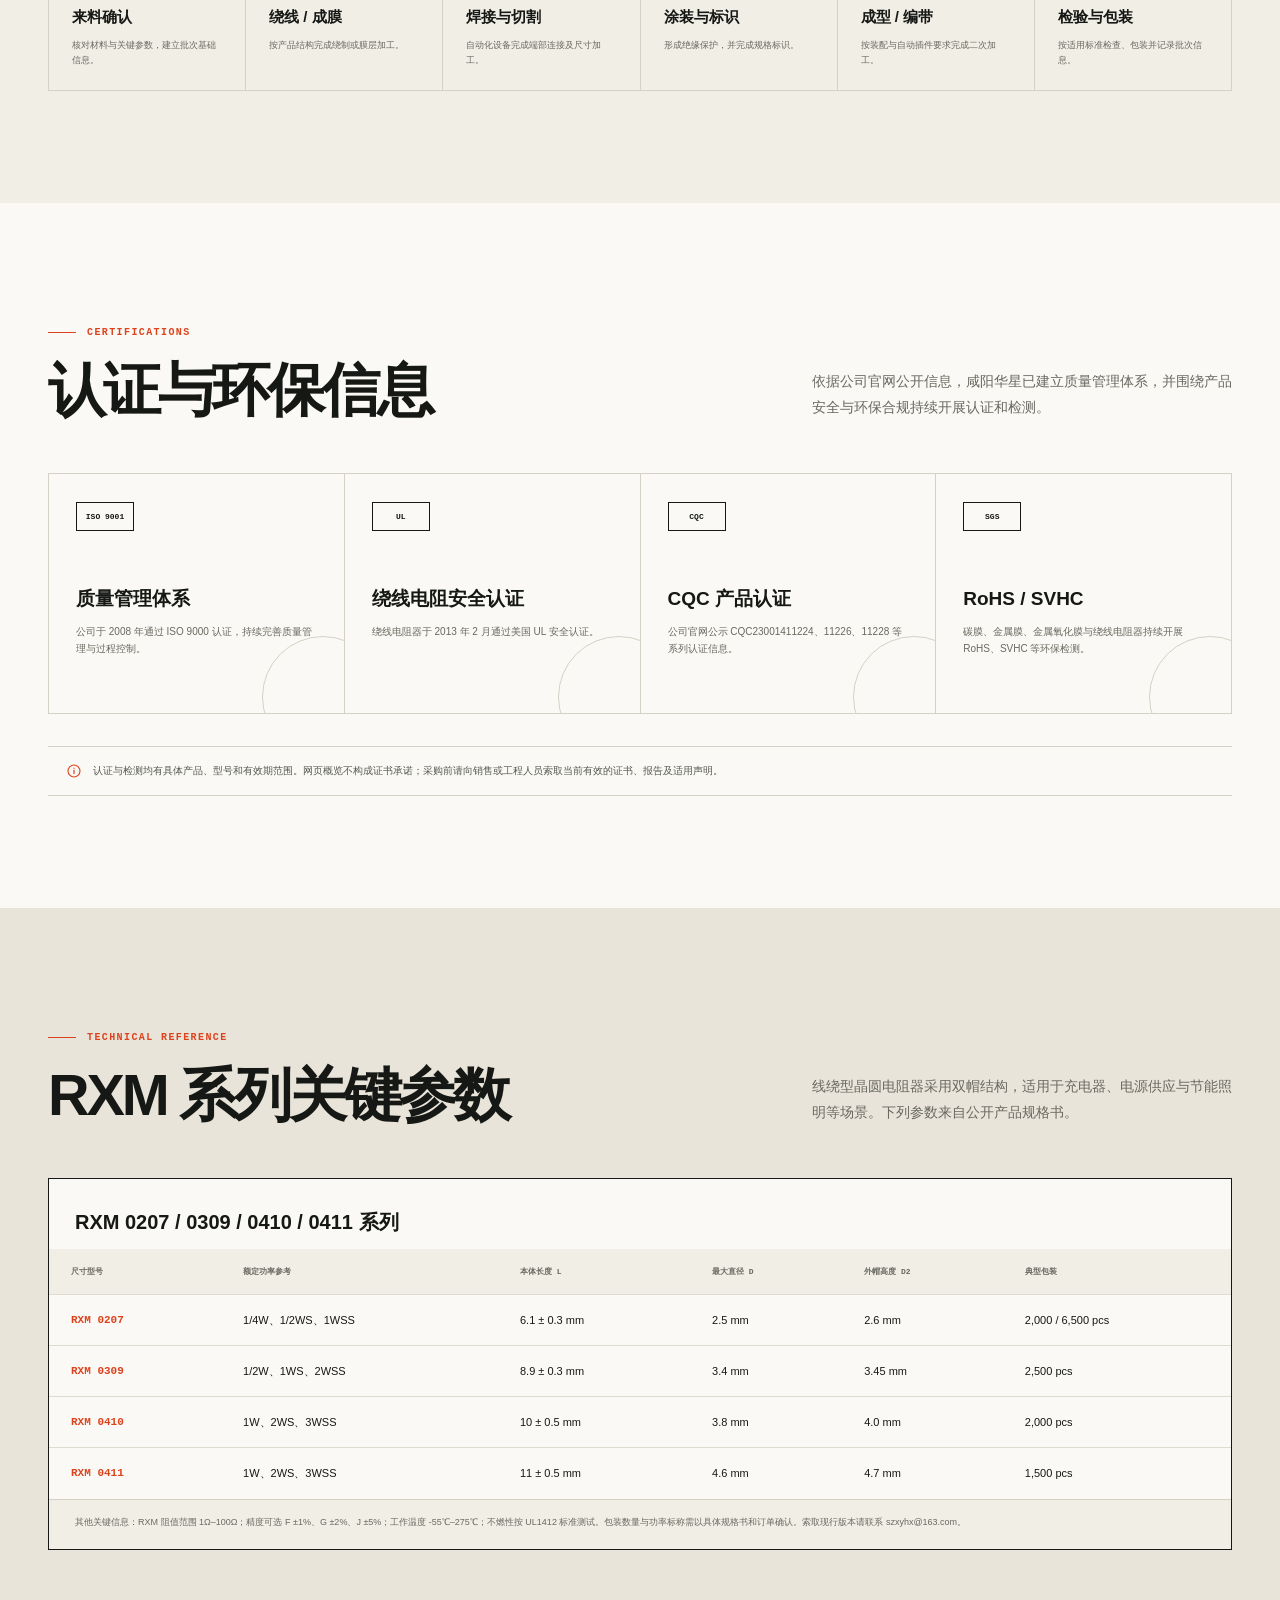
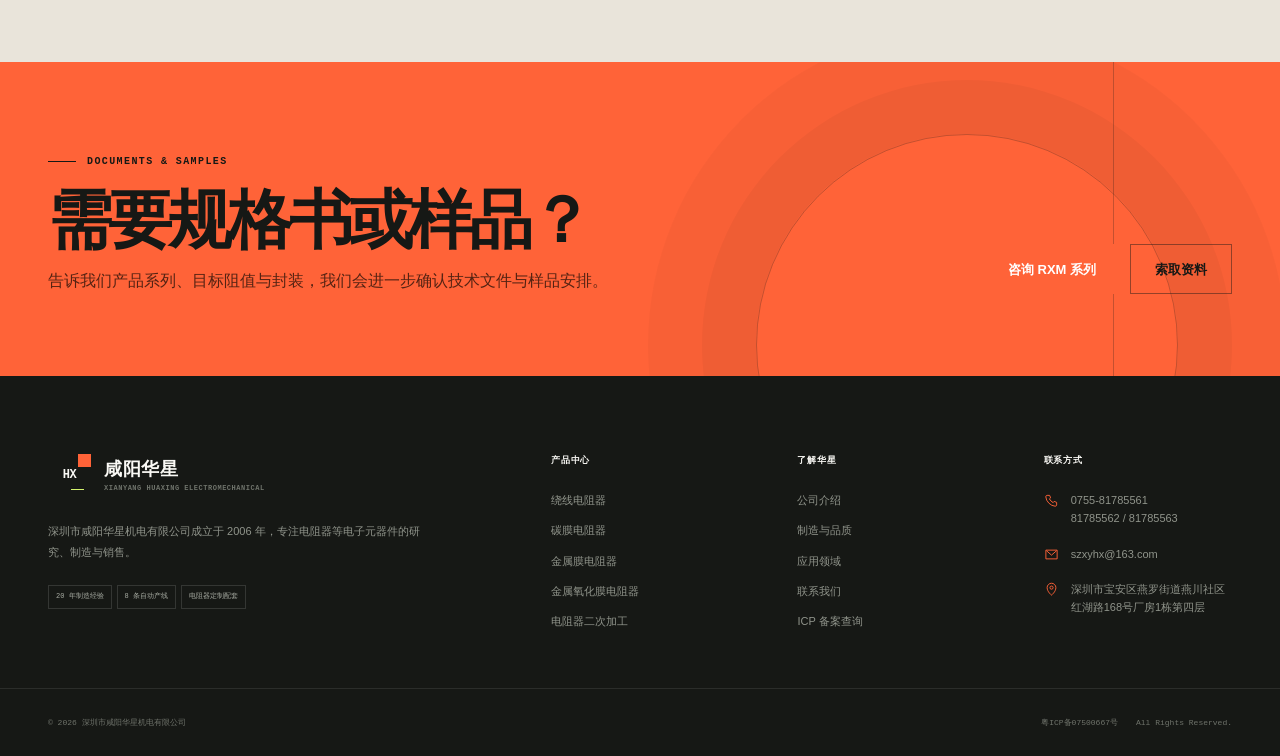
<file: quality.html>
<!doctype html>
<html lang="zh-CN">
<head>
  <meta charset="utf-8">
  <meta name="viewport" content="width=device-width, initial-scale=1">
  <title>制造与品质｜自动化产线、质量认证与检测｜咸阳华星</title>
  <meta name="description" content="了解咸阳华星电阻器制造流程、8条自动化产线、ISO 9001、UL、CQC、RoHS/SVHC质量信息，以及RXM线绕型晶圆电阻器关键技术参数。">
  <meta name="theme-color" content="#161815">
  <meta property="og:type" content="website">
  <meta property="og:title" content="制造与品质｜咸阳华星电阻器">
  <meta property="og:description" content="质量贯穿每一道工序。自动化制造、质量体系、产品认证与环保检测。">
  <meta property="og:image" content="assets/images/factory-taping.webp">
  <link rel="icon" href="assets/images/favicon.svg" type="image/svg+xml">
  <link rel="stylesheet" href="assets/css/v2.css">
</head>
<body>
  <a class="skip-link" href="#main-content">跳至主要内容</a>
  <noscript><div class="no-script">产品与认证信息可正常浏览；索取证书或规格书请发送邮件至 szxyhx@163.com。</div></noscript>

  <div class="topbar">
    <div class="container topbar-inner">
      <div class="topbar-group"><span class="topbar-item">2006—2026 · 20 年电阻器研发制造</span><span class="topbar-item">ISO 9001 · UL · CQC · RoHS</span></div>
      <div class="topbar-group"><a class="topbar-item" href="tel:+8675581785561">0755-81785561</a><a class="topbar-item" href="mailto:szxyhx@163.com">szxyhx@163.com</a></div>
    </div>
  </div>

  <header class="site-header">
    <div class="container header-inner">
      <a class="brand" href="zh.html" aria-label="咸阳华星首页"><span class="brand-mark" aria-hidden="true">HX</span><span class="brand-copy"><strong>咸阳华星</strong><span>XIANYANG HUAXING ELECTROMECHANICAL</span></span></a>
      <nav class="primary-nav" id="primary-nav" aria-label="主导航">
        <a href="zh.html">首页</a>
        <a href="products.html">产品中心</a>
        <a href="quality.html" aria-current="page">制造与品质</a>
        <a href="about.html">关于华星</a>
        <a href="zh.html#support">采购支持</a>
        <a href="contact.html">联系我们</a>
      </nav>
      <div class="header-actions">
        <a class="lang-global-link" href="index.html" hreflang="en">EN</a>
        <a class="header-hotline" href="tel:+8675581785561"><span>全国服务热线</span><strong>0755-81785561</strong></a>
        <a class="button button-primary header-quote" href="contact.html#inquiry">获取报价</a>
        <button class="nav-toggle" type="button" data-nav-toggle aria-controls="primary-nav" aria-expanded="false" aria-label="打开导航菜单"><span></span></button>
      </div>
    </div>
  </header>

  <main id="main-content">
    <section class="page-hero">
      <div class="container page-hero-inner">
        <div>
          <nav class="breadcrumbs" aria-label="面包屑"><a href="zh.html">首页</a><span>/</span><span>制造与品质</span></nav>
          <h1>稳定，来自过程</h1>
          <p>电阻器看似结构简单，真正的差异藏在材料、绕制、焊接、涂装与每一次过程确认中。我们用自动化设备保证重复性，用质量体系守住边界。</p>
        </div>
        <div class="page-hero-side"><span>QUALITY FIRST</span><strong>从原材料到编带包装<br>关注每一个关键节点</strong><a href="#certifications">查看认证信息 →</a></div>
      </div>
    </section>

    <section class="section">
      <div class="container">
        <div class="section-heading section-heading-centered" data-reveal>
          <span class="eyebrow">QUALITY PRINCIPLES</span>
          <h2>可重复，才谈得上稳定</h2>
          <p>自动化不是目的，而是保持批次一致性的基础。我们围绕设备、工艺和检验建立可执行的制造标准。</p>
        </div>
        <div class="principle-grid">
          <article class="principle-card" data-reveal>
            <span class="principle-icon"><svg viewBox="0 0 24 24" aria-hidden="true"><path d="M4 17h3l2-8 3 12 2.5-9 1.5 5h4" fill="none" stroke="currentColor" stroke-width="1.6" stroke-linecap="round" stroke-linejoin="round"/></svg></span>
            <h3>过程稳定</h3>
            <p>关键工序采用自动化设备，减少人为波动，保持生产节拍与产品一致性。</p>
          </article>
          <article class="principle-card" data-reveal>
            <span class="principle-icon"><svg viewBox="0 0 24 24" aria-hidden="true"><circle cx="12" cy="12" r="8" fill="none" stroke="currentColor" stroke-width="1.6"/><path d="M12 7v5l3 2" fill="none" stroke="currentColor" stroke-width="1.6" stroke-linecap="round"/></svg></span>
            <h3>全程可追溯</h3>
            <p>围绕生产批次、产品规格与检验记录组织管理，便于问题定位和持续改进。</p>
          </article>
          <article class="principle-card" data-reveal>
            <span class="principle-icon"><svg viewBox="0 0 24 24" aria-hidden="true"><path d="M12 2.8 4.5 6.4v5.4c0 4.8 3.2 7.5 7.5 9.3 4.3-1.8 7.5-4.5 7.5-9.3V6.4L12 2.8Z" fill="none" stroke="currentColor" stroke-width="1.6"/><path d="m8.3 12 2.4 2.4 5-5.2" fill="none" stroke="currentColor" stroke-width="1.8" stroke-linecap="round" stroke-linejoin="round"/></svg></span>
            <h3>合规透明</h3>
            <p>围绕 UL、CQC、RoHS 与 SVHC 等要求提供适用的产品与检测信息。</p>
          </article>
        </div>
      </div>
    </section>

    <section class="section section-soft">
      <div class="container">
        <div class="section-heading" data-reveal>
          <div><span class="eyebrow">PROCESS CONTROL</span><h2>一条电阻器的制造旅程</h2></div>
          <p>不同产品系列的工序会有所差异。以下为典型制造与质量节点，实际流程以具体产品工艺文件为准。</p>
        </div>
        <div class="quality-process" data-reveal>
          <article class="quality-step"><b>01</b><h3>来料确认</h3><p>核对材料与关键参数，建立批次基础信息。</p></article>
          <article class="quality-step"><b>02</b><h3>绕线 / 成膜</h3><p>按产品结构完成绕制或膜层加工。</p></article>
          <article class="quality-step"><b>03</b><h3>焊接与切割</h3><p>自动化设备完成端部连接及尺寸加工。</p></article>
          <article class="quality-step"><b>04</b><h3>涂装与标识</h3><p>形成绝缘保护，并完成规格标识。</p></article>
          <article class="quality-step"><b>05</b><h3>成型 / 编带</h3><p>按装配与自动插件要求完成二次加工。</p></article>
          <article class="quality-step"><b>06</b><h3>检验与包装</h3><p>按适用标准检查、包装并记录批次信息。</p></article>
        </div>
      </div>
    </section>

    <section class="section" id="certifications">
      <div class="container">
        <div class="section-heading" data-reveal>
          <div><span class="eyebrow">CERTIFICATIONS</span><h2>认证与环保信息</h2></div>
          <p>依据公司官网公开信息，咸阳华星已建立质量管理体系，并围绕产品安全与环保合规持续开展认证和检测。</p>
        </div>
        <div class="cert-card-grid">
          <article class="cert-card" data-reveal><b>ISO 9001</b><h3>质量管理体系</h3><p>公司于 2008 年通过 ISO 9000 认证，持续完善质量管理与过程控制。</p></article>
          <article class="cert-card" data-reveal><b>UL</b><h3>绕线电阻安全认证</h3><p>绕线电阻器于 2013 年 2 月通过美国 UL 安全认证。</p></article>
          <article class="cert-card" data-reveal><b>CQC</b><h3>CQC 产品认证</h3><p>公司官网公示 CQC23001411224、11226、11228 等系列认证信息。</p></article>
          <article class="cert-card" data-reveal><b>SGS</b><h3>RoHS / SVHC</h3><p>碳膜、金属膜、金属氧化膜与绕线电阻器持续开展 RoHS、SVHC 等环保检测。</p></article>
        </div>
        <div class="catalog-note">
          <svg viewBox="0 0 24 24" aria-hidden="true"><circle cx="12" cy="12" r="9" fill="none" stroke="currentColor" stroke-width="1.6"/><path d="M12 10.8v5M12 7.5v.2" stroke="currentColor" stroke-width="1.8" stroke-linecap="round"/></svg>
          <span>认证与检测均有具体产品、型号和有效期范围。网页概览不构成证书承诺；采购前请向销售或工程人员索取当前有效的证书、报告及适用声明。</span>
        </div>
      </div>
    </section>

    <section class="section section-blue-soft">
      <div class="container">
        <div class="section-heading" data-reveal>
          <div><span class="eyebrow">TECHNICAL REFERENCE</span><h2>RXM 系列关键参数</h2></div>
          <p>线绕型晶圆电阻器采用双帽结构，适用于充电器、电源供应与节能照明等场景。下列参数来自公开产品规格书。</p>
        </div>
        <div class="spec-table-wrap" data-reveal>
          <table class="spec-table">
            <caption>RXM 0207 / 0309 / 0410 / 0411 系列</caption>
            <thead><tr><th>尺寸型号</th><th>额定功率参考</th><th>本体长度 L</th><th>最大直径 D</th><th>外帽高度 D2</th><th>典型包装</th></tr></thead>
            <tbody>
              <tr><td>RXM 0207</td><td>1/4W、1/2WS、1WSS</td><td>6.1 ± 0.3 mm</td><td>2.5 mm</td><td>2.6 mm</td><td>2,000 / 6,500 pcs</td></tr>
              <tr><td>RXM 0309</td><td>1/2W、1WS、2WSS</td><td>8.9 ± 0.3 mm</td><td>3.4 mm</td><td>3.45 mm</td><td>2,500 pcs</td></tr>
              <tr><td>RXM 0410</td><td>1W、2WS、3WSS</td><td>10 ± 0.5 mm</td><td>3.8 mm</td><td>4.0 mm</td><td>2,000 pcs</td></tr>
              <tr><td>RXM 0411</td><td>1W、2WS、3WSS</td><td>11 ± 0.5 mm</td><td>4.6 mm</td><td>4.7 mm</td><td>1,500 pcs</td></tr>
            </tbody>
          </table>
          <div class="spec-note">其他关键信息：RXM 阻值范围 1Ω–100Ω；精度可选 F ±1%、G ±2%、J ±5%；工作温度 -55℃–275℃；不燃性按 UL1412 标准测试。包装数量与功率标称需以具体规格书和订单确认。索取现行版本请联系 szxyhx@163.com。</div>
        </div>
      </div>
    </section>

    <section class="cta-band">
      <div class="container cta-band-inner">
        <div><span class="eyebrow eyebrow-light">DOCUMENTS &amp; SAMPLES</span><h2>需要规格书或样品？</h2><p>告诉我们产品系列、目标阻值与封装，我们会进一步确认技术文件与样品安排。</p></div>
        <div class="cta-band-actions"><a class="button button-orange" href="contact.html?product=rxm-wirewound#inquiry">咨询 RXM 系列</a><a class="button button-outline-light" href="mailto:szxyhx@163.com?subject=%E8%A7%84%E6%A0%BC%E4%B9%A6%E4%B8%8E%E6%A0%B7%E5%93%81%E5%92%A8%E8%AF%A2">索取资料</a></div>
      </div>
    </section>
  </main>

  <footer class="site-footer">
    <div class="container footer-main">
      <div class="footer-brand"><a class="brand" href="zh.html" aria-label="咸阳华星首页"><span class="brand-mark" aria-hidden="true">HX</span><span class="brand-copy"><strong>咸阳华星</strong><span>XIANYANG HUAXING ELECTROMECHANICAL</span></span></a><p>深圳市咸阳华星机电有限公司成立于 2006 年，专注电阻器等电子元器件的研究、制造与销售。</p><div class="footer-tags"><span>20 年制造经验</span><span>8 条自动产线</span><span>电阻器定制配套</span></div></div>
      <div class="footer-column"><h3>产品中心</h3><ul><li><a href="products.html?category=wirewound">绕线电阻器</a></li><li><a href="products.html?category=carbon">碳膜电阻器</a></li><li><a href="products.html?category=metal">金属膜电阻器</a></li><li><a href="products.html?category=oxide">金属氧化膜电阻器</a></li><li><a href="products.html?category=processing">电阻器二次加工</a></li></ul></div>
      <div class="footer-column"><h3>了解华星</h3><ul><li><a href="about.html">公司介绍</a></li><li><a href="quality.html">制造与品质</a></li><li><a href="zh.html#applications">应用领域</a></li><li><a href="contact.html">联系我们</a></li><li><a href="https://beian.miit.gov.cn/" target="_blank" rel="noopener">ICP 备案查询</a></li></ul></div>
      <div class="footer-column"><h3>联系方式</h3><div class="footer-contact-list"><a href="tel:+8675581785561"><svg viewBox="0 0 24 24" aria-hidden="true"><path d="M5 3.8h4l1.6 4-2 1.6a14.8 14.8 0 0 0 6 6l1.6-2 4 1.6v4c0 1.2-1 2.2-2.2 2.2A17.2 17.2 0 0 1 2.8 6c0-1.2 1-2.2 2.2-2.2Z" fill="none" stroke="currentColor" stroke-width="1.5" stroke-linejoin="round"/></svg><span>0755-81785561<br>81785562 / 81785563</span></a><a href="mailto:szxyhx@163.com"><svg viewBox="0 0 24 24" aria-hidden="true"><path d="M3 5h18v14H3V5Z" fill="none" stroke="currentColor" stroke-width="1.5"/><path d="m4 6 8 7 8-7" fill="none" stroke="currentColor" stroke-width="1.5" stroke-linejoin="round"/></svg><span>szxyhx@163.com</span></a><div><svg viewBox="0 0 24 24" aria-hidden="true"><path d="M12 21s7-5.4 7-12a7 7 0 1 0-14 0c0 6.6 7 12 7 12Z" fill="none" stroke="currentColor" stroke-width="1.5"/><circle cx="12" cy="9" r="2.5" fill="none" stroke="currentColor" stroke-width="1.5"/></svg><span>深圳市宝安区燕罗街道燕川社区红湖路168号厂房1栋第四层</span></div></div></div>
    </div>
    <div class="footer-bottom"><div class="container footer-bottom-inner"><span>© <span data-year>2026</span> 深圳市咸阳华星机电有限公司</span><div class="footer-bottom-links"><a href="https://beian.miit.gov.cn/" target="_blank" rel="noopener">粤ICP备07500667号</a><span>All Rights Reserved.</span></div></div></div>
  </footer>
  <script src="assets/js/products.js" defer></script>
  <script src="assets/js/main.js" defer></script>
</body>
</html>
</file>
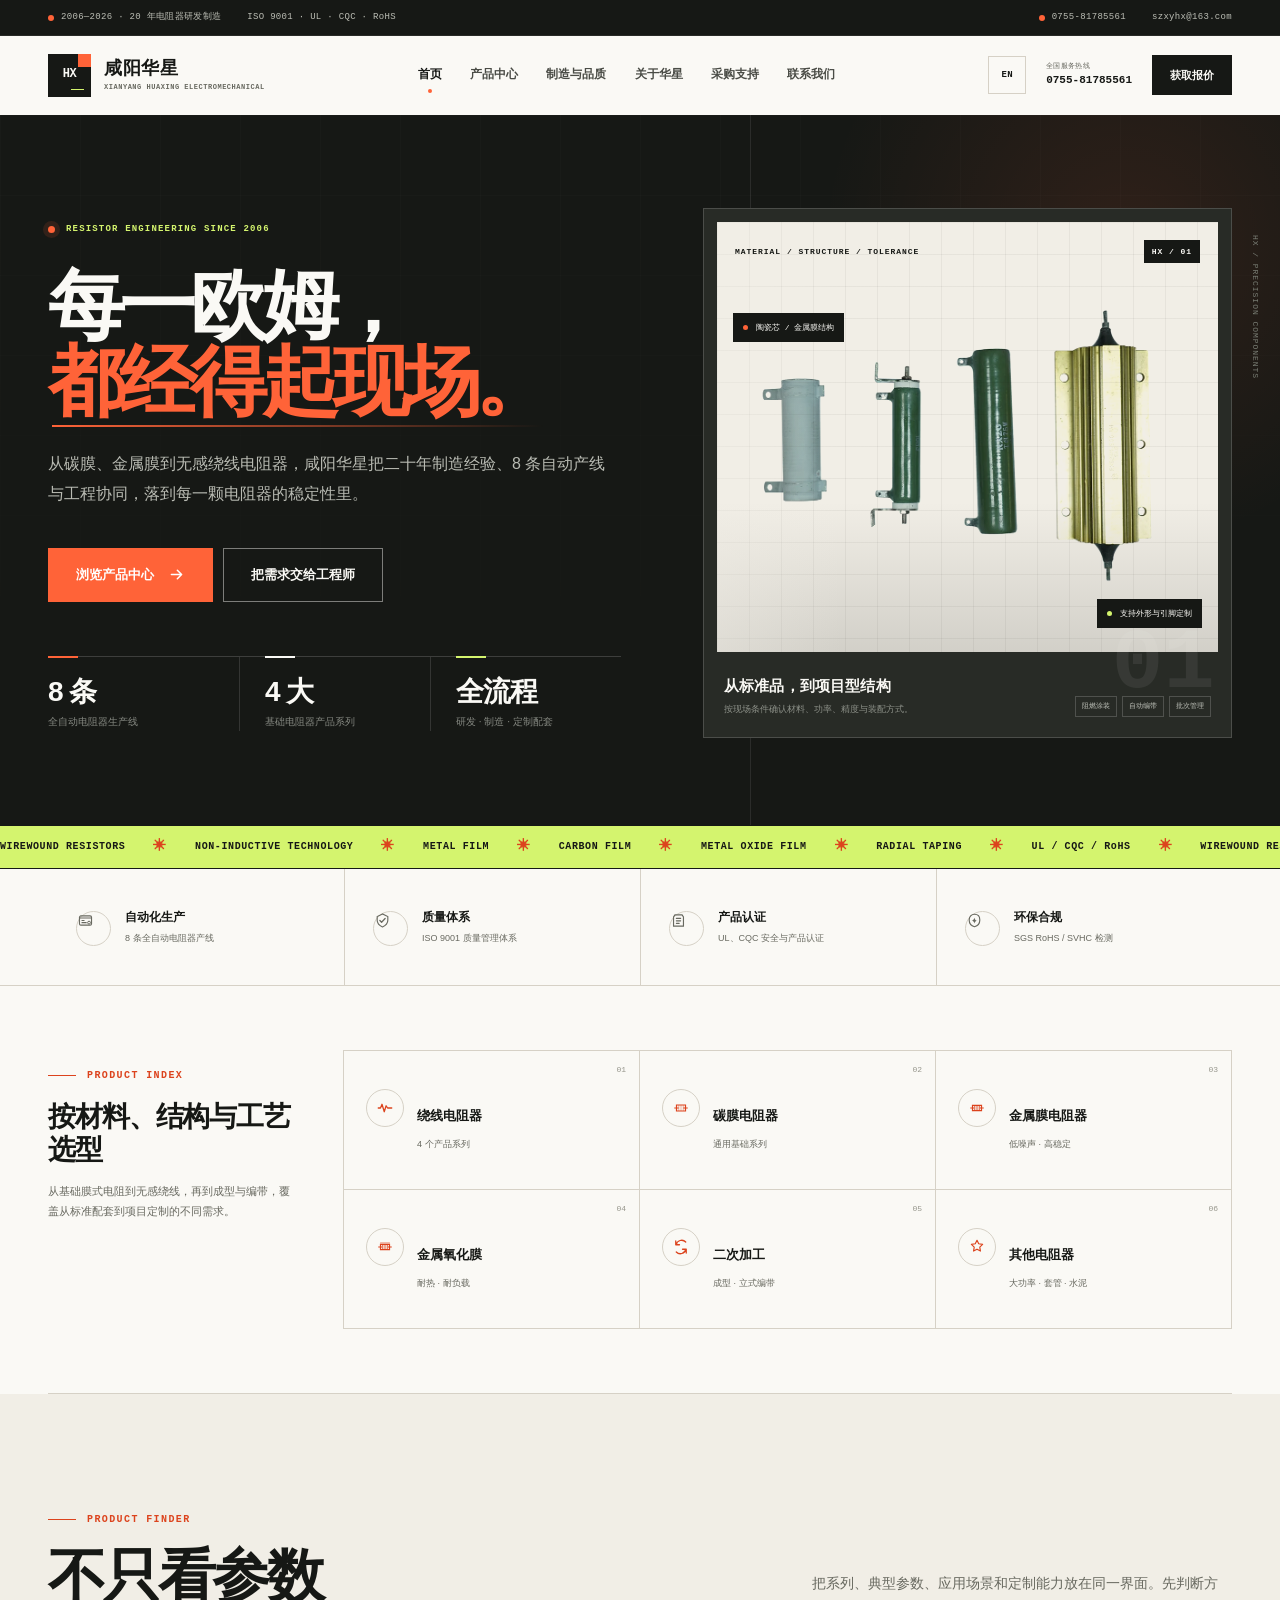
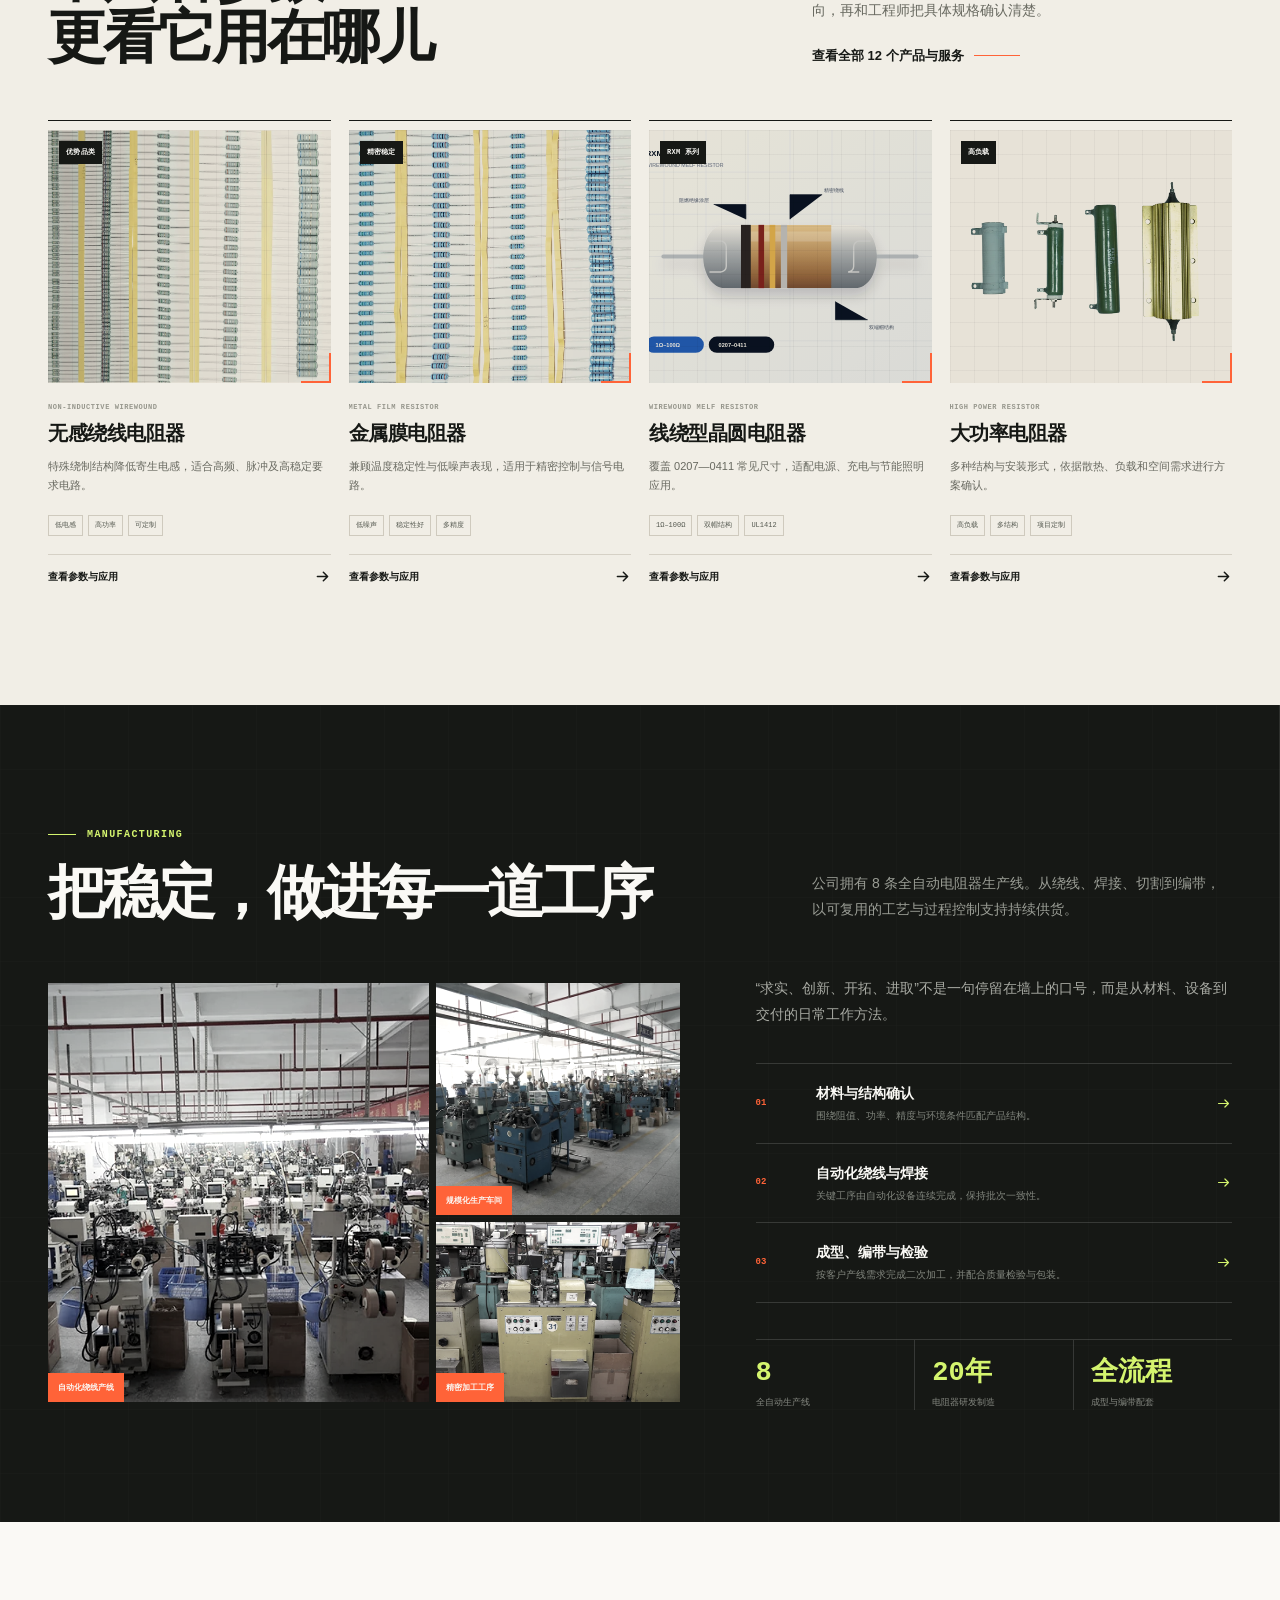
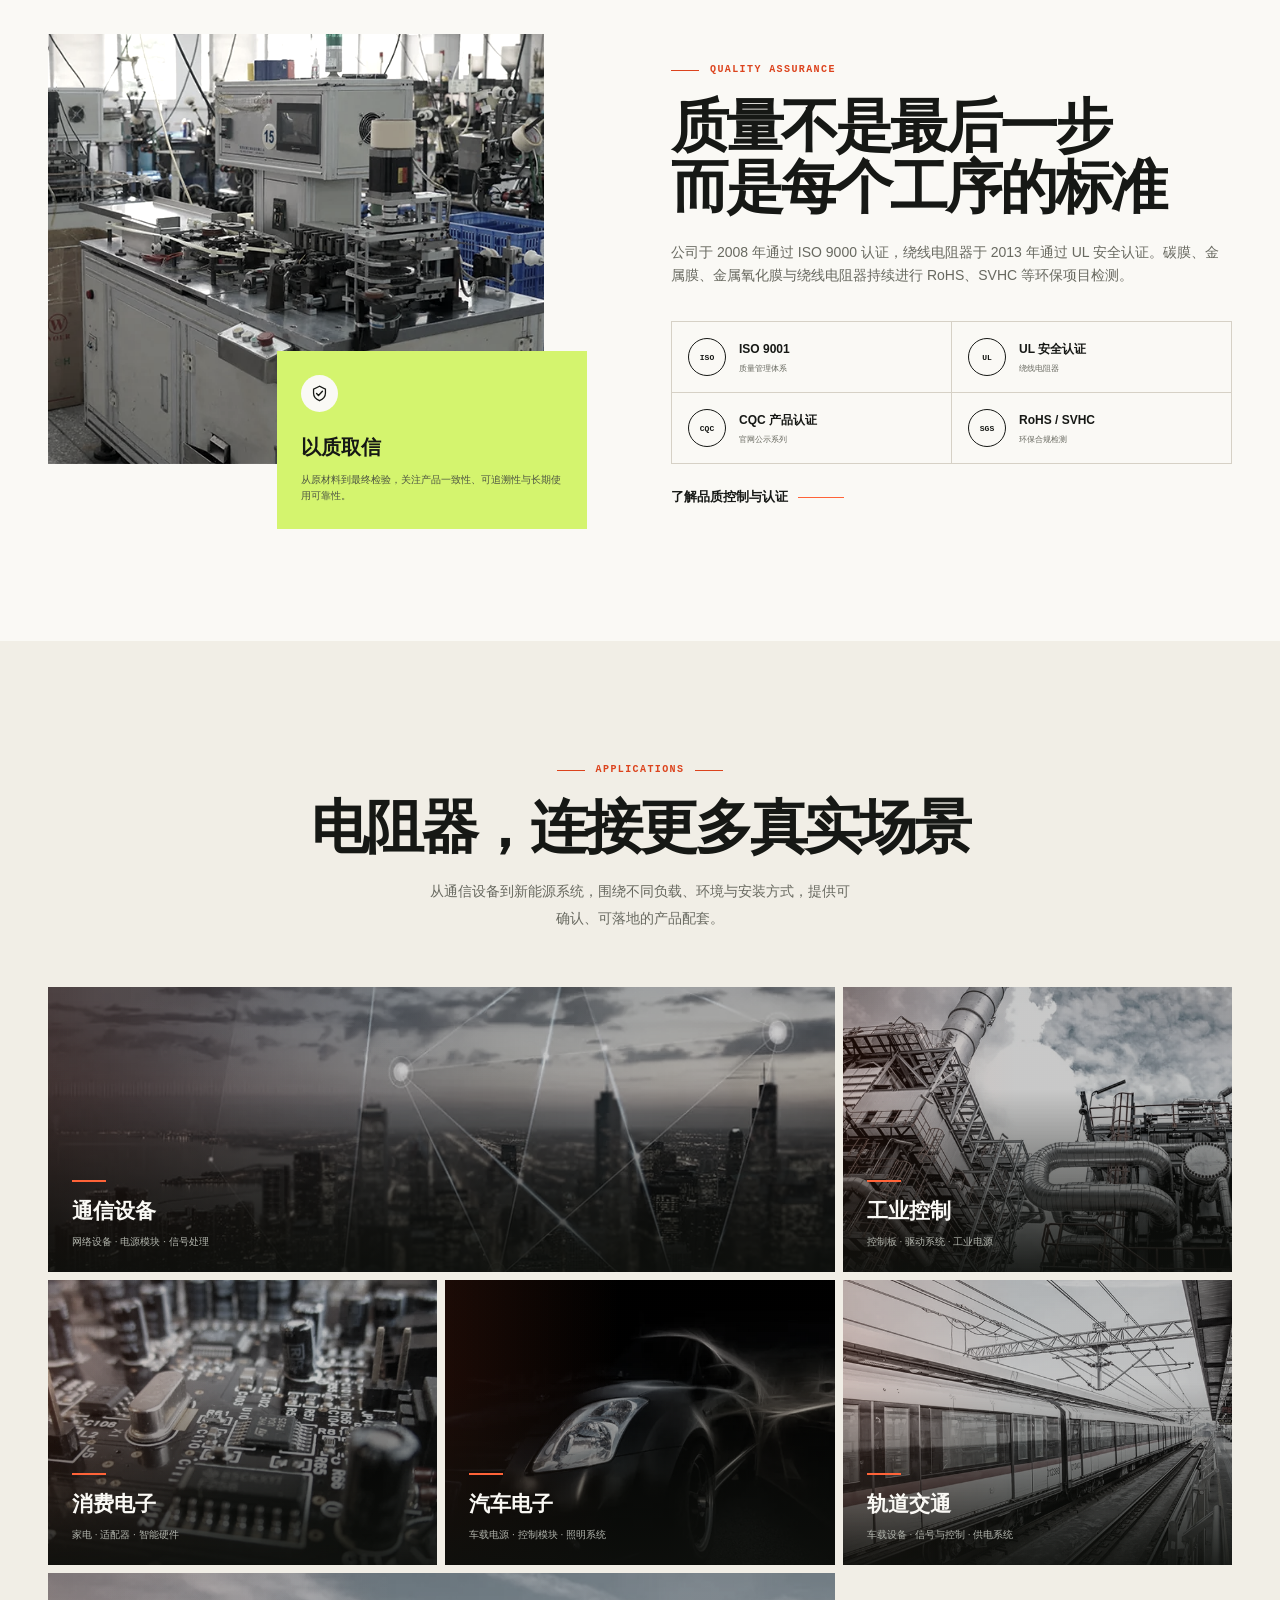
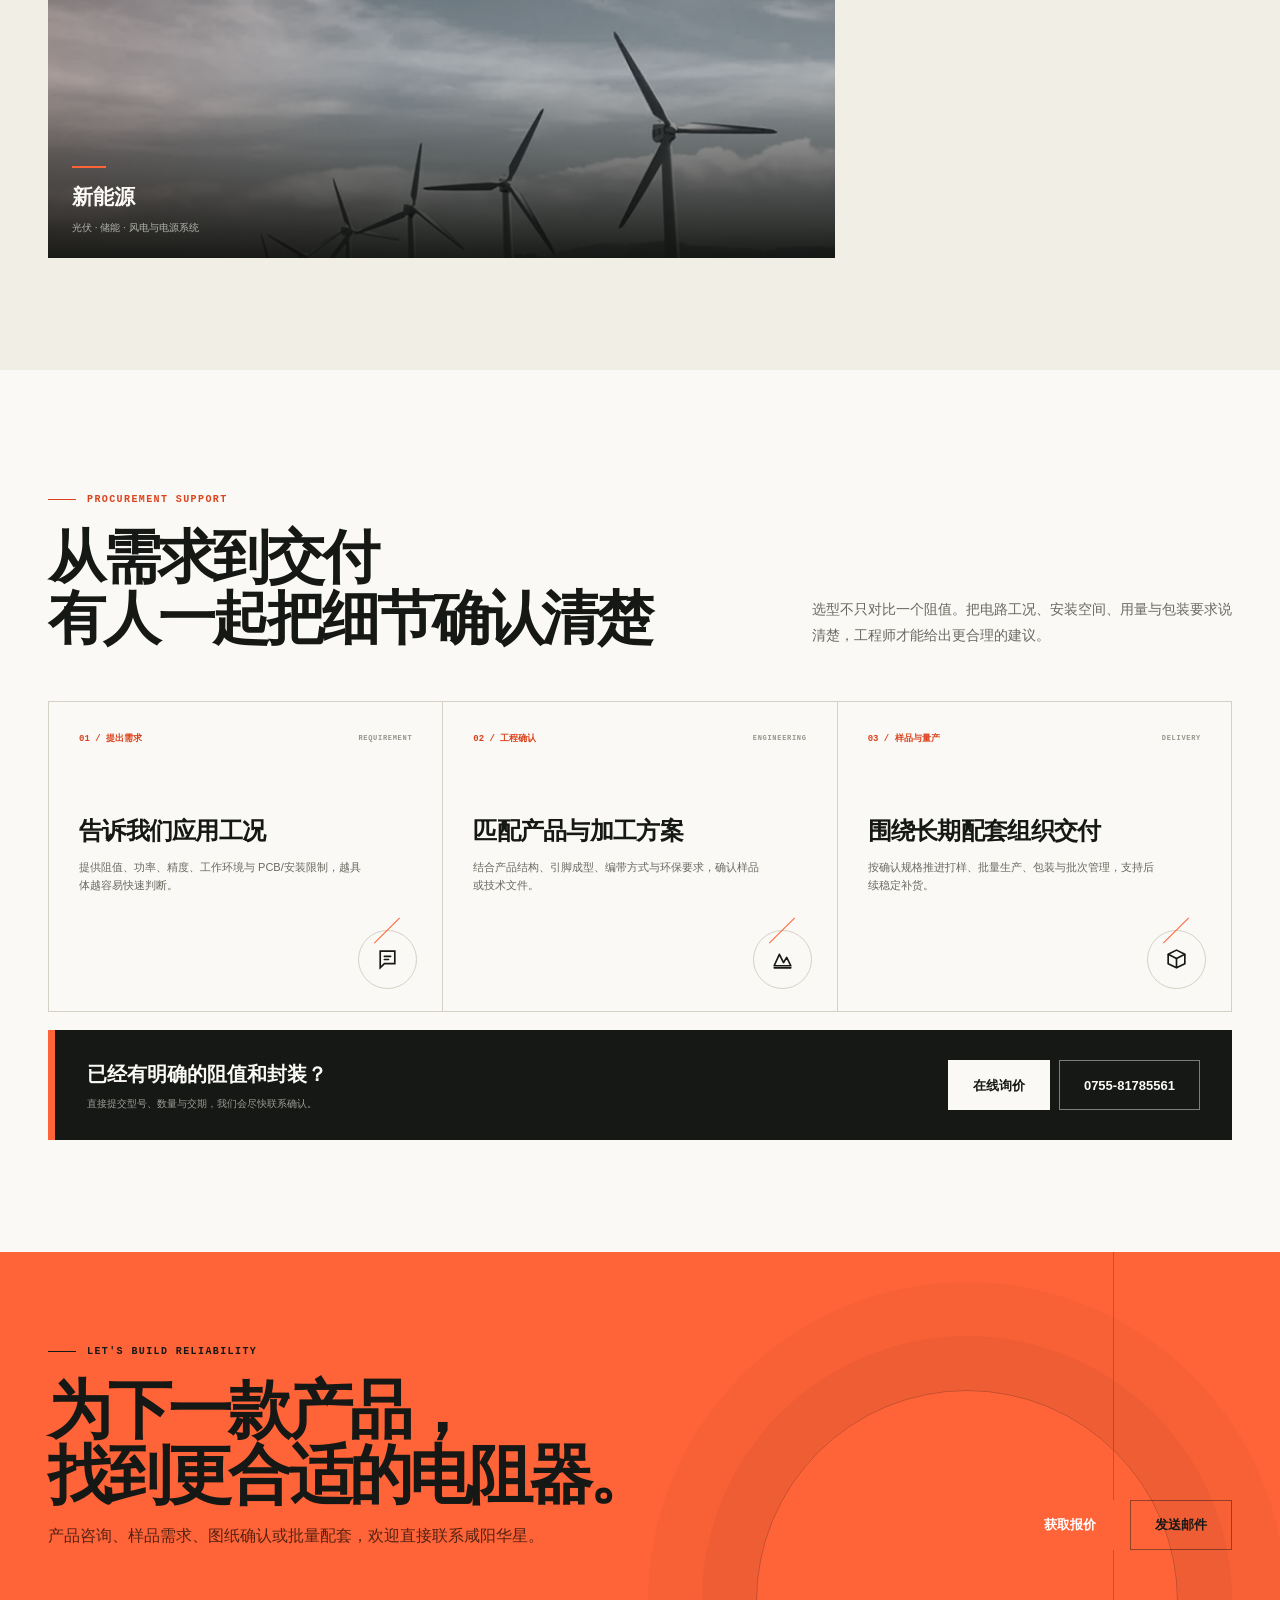
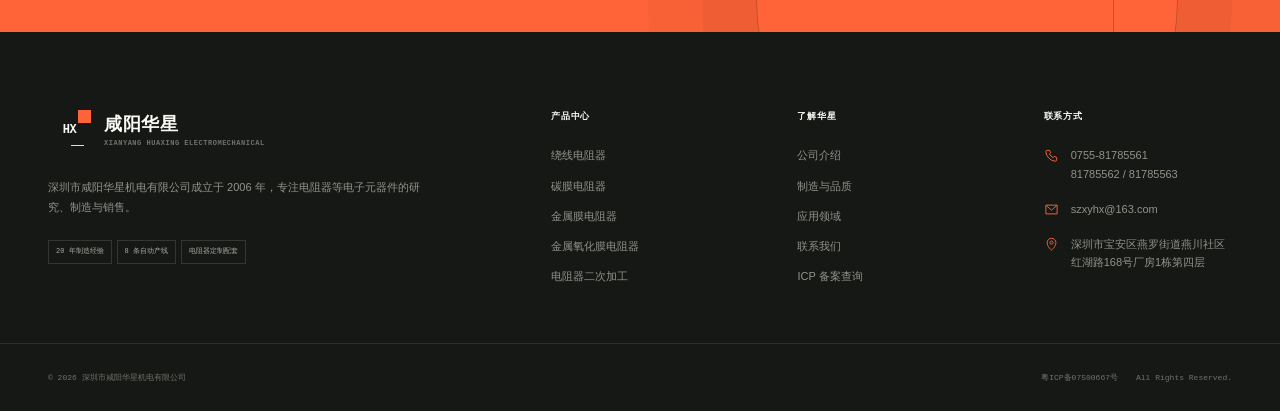
<file: zh.html>
<!doctype html>
<html lang="zh-CN">
<head>
  <meta charset="utf-8">
  <meta name="viewport" content="width=device-width, initial-scale=1">
  <title>咸阳华星｜电阻器研发制造商｜深圳市咸阳华星机电有限公司</title>
  <meta name="description" content="深圳市咸阳华星机电有限公司成立于2006年，专注绕线、碳膜、金属膜、金属氧化膜电阻器及二次加工，为电源、工业控制、家电与新能源客户提供电阻器选型、定制与批量供货服务。">
  <meta name="keywords" content="咸阳华星,华星机电,电阻器厂家,绕线电阻器,无感绕线电阻器,金属膜电阻器,碳膜电阻器,金属氧化膜电阻器,深圳电阻器">
  <meta name="theme-color" content="#161815">
  <meta property="og:type" content="website">
  <meta property="og:title" content="咸阳华星｜每一欧姆，都经得起现场">
  <meta property="og:description" content="20年专注电阻器研发与制造。绕线、膜式、二次加工及定制方案。">
  <meta property="og:image" content="assets/images/high-power.webp">
  <link rel="icon" href="assets/images/favicon.svg" type="image/svg+xml">
  <link rel="stylesheet" href="assets/css/v2.css">
  <script type="application/ld+json">
  {
    "@context": "https://schema.org",
    "@type": "Organization",
    "name": "深圳市咸阳华星机电有限公司",
    "alternateName": "咸阳华星",
    "url": "https://hhcnmtkrt8-lab.github.io/huaxing-resistor/",
    "foundingDate": "2006",
    "email": "szxyhx@163.com",
    "telephone": "+86-755-81785561",
    "address": {
      "@type": "PostalAddress",
      "addressLocality": "深圳市",
      "addressRegion": "广东",
      "streetAddress": "宝安区燕罗街道燕川社区红湖路168号厂房1栋第四层",
      "addressCountry": "CN"
    },
    "description": "专注电子元器件产品研究、制造与销售的电阻器研发制造企业。"
  }
  </script>
</head>
<body>
  <a class="skip-link" href="#main-content">跳至主要内容</a>
  <noscript><div class="no-script">浏览器未启用 JavaScript，产品筛选与询价表单增强功能将不可用；电话、邮箱及产品信息仍可正常浏览。</div></noscript>

  <div class="topbar">
    <div class="container topbar-inner">
      <div class="topbar-group">
        <span class="topbar-item">
          <svg viewBox="0 0 20 20" aria-hidden="true"><path d="M10 2.5 3.4 5.7v4.6c0 4 2.8 6.3 6.6 7.2 3.8-.9 6.6-3.2 6.6-7.2V5.7L10 2.5Z" fill="none" stroke="currentColor" stroke-width="1.5"/><path d="m6.9 10 2 2 4.2-4.2" fill="none" stroke="currentColor" stroke-width="1.5" stroke-linecap="round" stroke-linejoin="round"/></svg>
          2006—2026 · 20 年电阻器研发制造
        </span>
        <span class="topbar-item">
          <svg viewBox="0 0 20 20" aria-hidden="true"><circle cx="10" cy="10" r="7" fill="none" stroke="currentColor" stroke-width="1.5"/><path d="m7 10 2 2 4-4" fill="none" stroke="currentColor" stroke-width="1.5" stroke-linecap="round" stroke-linejoin="round"/></svg>
          ISO 9001 · UL · CQC · RoHS
        </span>
      </div>
      <div class="topbar-group">
        <a class="topbar-item" href="tel:+8675581785561">0755-81785561</a>
        <a class="topbar-item" href="mailto:szxyhx@163.com">szxyhx@163.com</a>
      </div>
    </div>
  </div>

  <header class="site-header">
    <div class="container header-inner">
      <a class="brand" href="zh.html" aria-label="咸阳华星首页">
        <span class="brand-mark" aria-hidden="true">HX</span>
        <span class="brand-copy">
          <strong>咸阳华星</strong>
          <span>XIANYANG HUAXING ELECTROMECHANICAL</span>
        </span>
      </a>
      <nav class="primary-nav" id="primary-nav" aria-label="主导航">
        <a href="zh.html" aria-current="page">首页</a>
        <a href="products.html">产品中心</a>
        <a href="quality.html">制造与品质</a>
        <a href="about.html">关于华星</a>
        <a href="zh.html#support">采购支持</a>
        <a href="contact.html">联系我们</a>
      </nav>
      <div class="header-actions">
        <a class="lang-global-link" href="index.html" hreflang="en">EN</a>
        <a class="header-hotline" href="tel:+8675581785561">
          <span>全国服务热线</span>
          <strong>0755-81785561</strong>
        </a>
        <a class="button button-primary header-quote" href="contact.html#inquiry">获取报价</a>
        <button class="nav-toggle" type="button" data-nav-toggle aria-controls="primary-nav" aria-expanded="false" aria-label="打开导航菜单"><span></span></button>
      </div>
    </div>
  </header>

  <main id="main-content">
    <section class="hero">
      <div class="container hero-inner">
        <div class="hero-copy">
          <span class="hero-pill"><i></i>RESISTOR ENGINEERING SINCE 2006</span>
          <h1>每一欧姆，<br><span>都经得起现场。</span></h1>
          <p class="hero-lead">从碳膜、金属膜到无感绕线电阻器，咸阳华星把二十年制造经验、8 条自动产线与工程协同，落到每一颗电阻器的稳定性里。</p>
          <div class="hero-actions">
            <a class="button button-orange" href="products.html">
              浏览产品中心
              <svg viewBox="0 0 20 20" aria-hidden="true"><path d="M4 10h11M11 5l5 5-5 5" fill="none" stroke="currentColor" stroke-width="1.8" stroke-linecap="round" stroke-linejoin="round"/></svg>
            </a>
            <a class="button button-outline-light" href="contact.html#inquiry">把需求交给工程师</a>
          </div>
          <div class="hero-proof" aria-label="公司能力概览">
            <div class="hero-proof-item">
              <strong>8 条</strong>
              <span>全自动电阻器生产线</span>
            </div>
            <div class="hero-proof-item">
              <strong>4 大</strong>
              <span>基础电阻器产品系列</span>
            </div>
            <div class="hero-proof-item">
              <strong>全流程</strong>
              <span>研发 · 制造 · 定制配套</span>
            </div>
          </div>
        </div>

        <div class="product-stage" aria-label="产品制造示意">
          <div class="stage-screen">
            <img src="assets/images/high-power.webp" alt="大功率及绕线电阻器产品组图" width="1200" height="947">
            <div class="stage-topline">
              <span>MATERIAL / STRUCTURE / TOLERANCE</span>
              <span>HX / 01</span>
            </div>
            <span class="stage-callout stage-callout-one">陶瓷芯 / 金属膜结构</span>
            <span class="stage-callout stage-callout-two">支持外形与引脚定制</span>
          </div>
          <div class="stage-caption">
            <div>
              <strong>从标准品，到项目型结构</strong>
              <span>按现场条件确认材料、功率、精度与装配方式。</span>
            </div>
            <div class="stage-chip-row">
              <span>阻燃涂装</span>
              <span>自动编带</span>
              <span>批次管理</span>
            </div>
          </div>
        </div>
      </div>
    </section>

    <div class="product-marquee" aria-label="核心产品与技术能力">
      <div class="product-marquee-track">
        <div class="product-marquee-group">
          <span>WIREWOUND RESISTORS</span>
          <span>NON-INDUCTIVE TECHNOLOGY</span>
          <span>METAL FILM</span>
          <span>CARBON FILM</span>
          <span>METAL OXIDE FILM</span>
          <span>RADIAL TAPING</span>
          <span>UL / CQC / RoHS</span>
        </div>
        <div class="product-marquee-group" aria-hidden="true">
          <span>WIREWOUND RESISTORS</span>
          <span>NON-INDUCTIVE TECHNOLOGY</span>
          <span>METAL FILM</span>
          <span>CARBON FILM</span>
          <span>METAL OXIDE FILM</span>
          <span>RADIAL TAPING</span>
          <span>UL / CQC / RoHS</span>
        </div>
      </div>
    </div>

    <div class="trust-bar">
      <div class="container trust-grid">
        <div class="trust-item">
          <span class="trust-icon"><svg viewBox="0 0 24 24" aria-hidden="true"><path d="M3.5 8.5h17M5.5 5.5h13a2 2 0 0 1 2 2v9a2 2 0 0 1-2 2h-13a2 2 0 0 1-2-2v-9a2 2 0 0 1 2-2Z" fill="none" stroke="currentColor" stroke-width="1.6"/><path d="M7 12h3M7 15h6" stroke="currentColor" stroke-width="1.6" stroke-linecap="round"/><circle cx="17" cy="15" r="2" fill="none" stroke="currentColor" stroke-width="1.4"/></svg></span>
          <div><strong>自动化生产</strong><span>8 条全自动电阻器产线</span></div>
        </div>
        <div class="trust-item">
          <span class="trust-icon"><svg viewBox="0 0 24 24" aria-hidden="true"><path d="M12 2.8 4.5 6.4v5.4c0 4.8 3.2 7.5 7.5 9.3 4.3-1.8 7.5-4.5 7.5-9.3V6.4L12 2.8Z" fill="none" stroke="currentColor" stroke-width="1.6"/><path d="m8.3 12 2.4 2.4 5-5.2" fill="none" stroke="currentColor" stroke-width="1.8" stroke-linecap="round" stroke-linejoin="round"/></svg></span>
          <div><strong>质量体系</strong><span>ISO 9001 质量管理体系</span></div>
        </div>
        <div class="trust-item">
          <span class="trust-icon"><svg viewBox="0 0 24 24" aria-hidden="true"><path d="M7 4h10l2 3v13H5V7l2-3Z" fill="none" stroke="currentColor" stroke-width="1.6"/><path d="M9 12.5h6M9 16h4M9 9h6" stroke="currentColor" stroke-width="1.6" stroke-linecap="round"/></svg></span>
          <div><strong>产品认证</strong><span>UL、CQC 安全与产品认证</span></div>
        </div>
        <div class="trust-item">
          <span class="trust-icon"><svg viewBox="0 0 24 24" aria-hidden="true"><path d="M12 3.2c4.6 0 7.5 3.4 7.5 8 0 4.7-3 8.4-7.5 9.6-4.5-1.2-7.5-4.9-7.5-9.6 0-4.6 2.9-8 7.5-8Z" fill="none" stroke="currentColor" stroke-width="1.6"/><path d="M8 12.1c2.2-.2 3.2-1.8 4-4.1.6 2.8 1.7 4.2 4 4.1-2.3.4-3.3 1.9-4 4.2-.8-2.3-1.8-3.8-4-4.2Z" fill="currentColor"/></svg></span>
          <div><strong>环保合规</strong><span>SGS RoHS / SVHC 检测</span></div>
        </div>
      </div>
    </div>

    <section class="category-panel container" aria-labelledby="category-heading" data-reveal>
      <div class="category-intro">
        <span class="eyebrow">PRODUCT INDEX</span>
        <h2 id="category-heading">按材料、结构与工艺选型</h2>
        <p>从基础膜式电阻到无感绕线，再到成型与编带，覆盖从标准配套到项目定制的不同需求。</p>
      </div>
      <div class="category-grid">
        <a class="category-card" href="products.html?category=wirewound">
          <span class="category-icon"><svg viewBox="0 0 24 24" aria-hidden="true"><path d="M3 12h3l2-5 3 10 2.5-8 2 3H21" fill="none" stroke="currentColor" stroke-width="1.7" stroke-linecap="round" stroke-linejoin="round"/></svg></span>
          <strong>绕线电阻器</strong>
          <span>4 个产品系列</span>
        </a>
        <a class="category-card" href="products.html?category=carbon">
          <span class="category-icon"><svg viewBox="0 0 24 24" aria-hidden="true"><path d="M3 12h6M15 12h6M6 8h12v8H6z" fill="none" stroke="currentColor" stroke-width="1.6"/><path d="M9 8v8M12 8v8M15 8v8" stroke="currentColor" stroke-width="1.2" opacity=".45"/></svg></span>
          <strong>碳膜电阻器</strong>
          <span>通用基础系列</span>
        </a>
        <a class="category-card" href="products.html?category=metal">
          <span class="category-icon"><svg viewBox="0 0 24 24" aria-hidden="true"><path d="M3 12h5M16 12h5M6 8.5h12v7H6z" fill="none" stroke="currentColor" stroke-width="1.6"/><path d="M9 8.5v7M12 8.5v7M15 8.5v7" stroke="currentColor" stroke-width="1.2"/></svg></span>
          <strong>金属膜电阻器</strong>
          <span>低噪声 · 高稳定</span>
        </a>
        <a class="category-card" href="products.html?category=oxide">
          <span class="category-icon"><svg viewBox="0 0 24 24" aria-hidden="true"><path d="M3 12h5M16 12h5M6 8.5h12v7H6z" fill="none" stroke="currentColor" stroke-width="1.6"/><path d="M9 8.5v7M12 8.5v7M15 8.5v7" stroke="currentColor" stroke-width="1.2"/><path d="M6 6.5h12" stroke="currentColor" stroke-width="1.5" stroke-linecap="round" opacity=".45"/></svg></span>
          <strong>金属氧化膜</strong>
          <span>耐热 · 耐负载</span>
        </a>
        <a class="category-card" href="products.html?category=processing">
          <span class="category-icon"><svg viewBox="0 0 24 24" aria-hidden="true"><path d="M5 4v5h5M19 20v-5h-5M5.5 9a7.5 7.5 0 0 1 12.8-3.6M18.5 15a7.5 7.5 0 0 1-12.8 3.6" fill="none" stroke="currentColor" stroke-width="1.7" stroke-linecap="round" stroke-linejoin="round"/></svg></span>
          <strong>二次加工</strong>
          <span>成型 · 立式编带</span>
        </a>
        <a class="category-card" href="products.html?category=other">
          <span class="category-icon"><svg viewBox="0 0 24 24" aria-hidden="true"><path d="m12 3 2.3 4.7 5.2.8-3.8 3.7.9 5.2-4.6-2.5-4.6 2.5.9-5.2-3.8-3.7 5.2-.8L12 3Z" fill="none" stroke="currentColor" stroke-width="1.55" stroke-linejoin="round"/></svg></span>
          <strong>其他电阻器</strong>
          <span>大功率 · 套管 · 水泥</span>
        </a>
      </div>
    </section>

    <section class="section product-showcase" id="featured">
      <div class="container">
        <div class="section-heading" data-reveal>
          <div>
            <span class="eyebrow">PRODUCT FINDER</span>
            <h2>不只看参数<br>更看它用在哪儿</h2>
          </div>
          <div>
            <p>把系列、典型参数、应用场景和定制能力放在同一界面。先判断方向，再和工程师把具体规格确认清楚。</p>
            <a class="section-link" href="products.html">查看全部 12 个产品与服务
              <svg viewBox="0 0 20 20" aria-hidden="true"><path d="M4 10h11M11 5l5 5-5 5" fill="none" stroke="currentColor" stroke-width="1.8" stroke-linecap="round" stroke-linejoin="round"/></svg>
            </a>
          </div>
        </div>

        <div class="product-grid">
          <article class="product-card" data-product-id="non-inductive-wirewound">
            <button class="product-card-link" type="button" aria-label="查看无感绕线电阻器详情">
              <span class="product-media">
                <span class="product-badge">优势品类</span>
                <img src="assets/images/non-inductive-wound.webp" alt="无感绕线电阻器编带产品" loading="lazy" width="1200" height="947">
              </span>
              <span class="product-copy">
                <span class="product-family">NON-INDUCTIVE WIREWOUND</span>
                <strong>无感绕线电阻器</strong>
                <span class="product-summary">特殊绕制结构降低寄生电感，适合高频、脉冲及高稳定要求电路。</span>
                <span class="product-tags"><span>低电感</span><span>高功率</span><span>可定制</span></span>
                <span class="product-card-footer"><span>查看参数与应用</span><svg viewBox="0 0 20 20" aria-hidden="true"><path d="M4 10h11M11 5l5 5-5 5" fill="none" stroke="currentColor" stroke-width="1.8" stroke-linecap="round" stroke-linejoin="round"/></svg></span>
              </span>
            </button>
          </article>
          <article class="product-card" data-product-id="metal-film">
            <button class="product-card-link" type="button" aria-label="查看金属膜电阻器详情">
              <span class="product-media">
                <span class="product-badge">精密稳定</span>
                <img src="assets/images/metal-film-main.webp" alt="金属膜电阻器编带产品" loading="lazy" width="1200" height="947">
              </span>
              <span class="product-copy">
                <span class="product-family">METAL FILM RESISTOR</span>
                <strong>金属膜电阻器</strong>
                <span class="product-summary">兼顾温度稳定性与低噪声表现，适用于精密控制与信号电路。</span>
                <span class="product-tags"><span>低噪声</span><span>稳定性好</span><span>多精度</span></span>
                <span class="product-card-footer"><span>查看参数与应用</span><svg viewBox="0 0 20 20" aria-hidden="true"><path d="M4 10h11M11 5l5 5-5 5" fill="none" stroke="currentColor" stroke-width="1.8" stroke-linecap="round" stroke-linejoin="round"/></svg></span>
              </span>
            </button>
          </article>
          <article class="product-card" data-product-id="rxm-wirewound">
            <button class="product-card-link" type="button" aria-label="查看线绕型晶圆电阻器详情">
              <span class="product-media">
                <span class="product-badge">RXM 系列</span>
                <img src="assets/images/rxm-illustration.svg" alt="线绕型晶圆电阻器结构示意" loading="lazy" width="960" height="720">
              </span>
              <span class="product-copy">
                <span class="product-family">WIREWOUND MELF RESISTOR</span>
                <strong>线绕型晶圆电阻器</strong>
                <span class="product-summary">覆盖 0207—0411 常见尺寸，适配电源、充电与节能照明应用。</span>
                <span class="product-tags"><span>1Ω–100Ω</span><span>双帽结构</span><span>UL1412</span></span>
                <span class="product-card-footer"><span>查看参数与应用</span><svg viewBox="0 0 20 20" aria-hidden="true"><path d="M4 10h11M11 5l5 5-5 5" fill="none" stroke="currentColor" stroke-width="1.8" stroke-linecap="round" stroke-linejoin="round"/></svg></span>
              </span>
            </button>
          </article>
          <article class="product-card" data-product-id="high-power">
            <button class="product-card-link" type="button" aria-label="查看大功率电阻器详情">
              <span class="product-media">
                <span class="product-badge">高负载</span>
                <img src="assets/images/high-power.webp" alt="多种大功率电阻器产品" loading="lazy" width="1200" height="947">
              </span>
              <span class="product-copy">
                <span class="product-family">HIGH POWER RESISTOR</span>
                <strong>大功率电阻器</strong>
                <span class="product-summary">多种结构与安装形式，依据散热、负载和空间需求进行方案确认。</span>
                <span class="product-tags"><span>高负载</span><span>多结构</span><span>项目定制</span></span>
                <span class="product-card-footer"><span>查看参数与应用</span><svg viewBox="0 0 20 20" aria-hidden="true"><path d="M4 10h11M11 5l5 5-5 5" fill="none" stroke="currentColor" stroke-width="1.8" stroke-linecap="round" stroke-linejoin="round"/></svg></span>
              </span>
            </button>
          </article>
        </div>
      </div>
    </section>

    <section class="section manufacturing" id="manufacturing">
      <div class="container">
        <div class="section-heading" data-reveal>
          <div>
            <span class="eyebrow eyebrow-light">MANUFACTURING</span>
            <h2>把稳定，做进每一道工序</h2>
          </div>
          <p>公司拥有 8 条全自动电阻器生产线。从绕线、焊接、切割到编带，以可复用的工艺与过程控制支持持续供货。</p>
        </div>
        <div class="manufacturing-grid">
          <div class="factory-mosaic" data-reveal>
            <figure class="factory-photo">
              <img src="assets/images/factory-winding.webp" alt="咸阳华星自动化绕线生产车间" loading="lazy" width="800" height="533">
              <span>自动化绕线产线</span>
            </figure>
            <figure class="factory-photo">
              <img src="assets/images/factory-welding.webp" alt="咸阳华星生产车间全貌" loading="lazy" width="800" height="533">
              <span>规模化生产车间</span>
            </figure>
            <figure class="factory-photo">
              <img src="assets/images/factory-cut.webp" alt="咸阳华星切割与加工设备" loading="lazy" width="800" height="533">
              <span>精密加工工序</span>
            </figure>
          </div>
          <div class="manufacturing-copy" data-reveal>
            <p>“求实、创新、开拓、进取”不是一句停留在墙上的口号，而是从材料、设备到交付的日常工作方法。</p>
            <div class="process-list">
              <div class="process-row">
                <span class="process-number">01</span>
                <div><strong>材料与结构确认</strong><p>围绕阻值、功率、精度与环境条件匹配产品结构。</p></div>
                <svg viewBox="0 0 24 24" aria-hidden="true"><path d="M5 12h14M14 7l5 5-5 5" fill="none" stroke="currentColor" stroke-width="1.7" stroke-linecap="round" stroke-linejoin="round"/></svg>
              </div>
              <div class="process-row">
                <span class="process-number">02</span>
                <div><strong>自动化绕线与焊接</strong><p>关键工序由自动化设备连续完成，保持批次一致性。</p></div>
                <svg viewBox="0 0 24 24" aria-hidden="true"><path d="M5 12h14M14 7l5 5-5 5" fill="none" stroke="currentColor" stroke-width="1.7" stroke-linecap="round" stroke-linejoin="round"/></svg>
              </div>
              <div class="process-row">
                <span class="process-number">03</span>
                <div><strong>成型、编带与检验</strong><p>按客户产线需求完成二次加工，并配合质量检验与包装。</p></div>
                <svg viewBox="0 0 24 24" aria-hidden="true"><path d="M5 12h14M14 7l5 5-5 5" fill="none" stroke="currentColor" stroke-width="1.7" stroke-linecap="round" stroke-linejoin="round"/></svg>
              </div>
            </div>
            <div class="manufacturing-stats">
              <div class="manufacturing-stat"><strong>8</strong><span>全自动生产线</span></div>
              <div class="manufacturing-stat"><strong>20年</strong><span>电阻器研发制造</span></div>
              <div class="manufacturing-stat"><strong>全流程</strong><span>成型与编带配套</span></div>
            </div>
          </div>
        </div>
      </div>
    </section>

    <section class="section" id="quality">
      <div class="container quality-grid">
        <div class="quality-visual" data-reveal>
          <div class="quality-image-main">
            <img src="assets/images/factory-taping.webp" alt="自动化编带设备与生产工序" loading="lazy" width="800" height="533">
          </div>
          <div class="quality-float-card">
            <span class="quality-float-icon"><svg viewBox="0 0 24 24" aria-hidden="true"><path d="M12 2.8 4.5 6.4v5.4c0 4.8 3.2 7.5 7.5 9.3 4.3-1.8 7.5-4.5 7.5-9.3V6.4L12 2.8Z" fill="none" stroke="currentColor" stroke-width="1.6"/><path d="m8.3 12 2.4 2.4 5-5.2" fill="none" stroke="currentColor" stroke-width="1.8" stroke-linecap="round" stroke-linejoin="round"/></svg></span>
            <strong>以质取信</strong>
            <p>从原材料到最终检验，关注产品一致性、可追溯性与长期使用可靠性。</p>
          </div>
        </div>
        <div class="quality-copy" data-reveal>
          <span class="eyebrow">QUALITY ASSURANCE</span>
          <h2>质量不是最后一步<br>而是每个工序的标准</h2>
          <p>公司于 2008 年通过 ISO 9000 认证，绕线电阻器于 2013 年通过 UL 安全认证。碳膜、金属膜、金属氧化膜与绕线电阻器持续进行 RoHS、SVHC 等环保项目检测。</p>
          <div class="certification-list">
            <div class="certification-item"><b>ISO</b><div><strong>ISO 9001</strong><span>质量管理体系</span></div></div>
            <div class="certification-item"><b>UL</b><div><strong>UL 安全认证</strong><span>绕线电阻器</span></div></div>
            <div class="certification-item"><b>CQC</b><div><strong>CQC 产品认证</strong><span>官网公示系列</span></div></div>
            <div class="certification-item"><b>SGS</b><div><strong>RoHS / SVHC</strong><span>环保合规检测</span></div></div>
          </div>
          <a class="section-link" href="quality.html">了解品质控制与认证
            <svg viewBox="0 0 20 20" aria-hidden="true"><path d="M4 10h11M11 5l5 5-5 5" fill="none" stroke="currentColor" stroke-width="1.8" stroke-linecap="round" stroke-linejoin="round"/></svg>
          </a>
        </div>
      </div>
    </section>

    <section class="section section-soft" id="applications">
      <div class="container">
        <div class="section-heading section-heading-centered" data-reveal>
          <span class="eyebrow">APPLICATIONS</span>
          <h2>电阻器，连接更多真实场景</h2>
          <p>从通信设备到新能源系统，围绕不同负载、环境与安装方式，提供可确认、可落地的产品配套。</p>
        </div>
        <div class="applications-grid" data-reveal>
          <article class="application-card">
            <img src="assets/images/application-1.webp" alt="通信网络与智慧城市应用" loading="lazy" width="760" height="440">
            <div class="application-content"><strong>通信设备</strong><span>网络设备 · 电源模块 · 信号处理</span></div>
          </article>
          <article class="application-card">
            <img src="assets/images/application-2.webp" alt="工业控制与大型工业设施" loading="lazy" width="760" height="440">
            <div class="application-content"><strong>工业控制</strong><span>控制板 · 驱动系统 · 工业电源</span></div>
          </article>
          <article class="application-card">
            <img src="assets/images/application-3.webp" alt="电子电路与消费电子" loading="lazy" width="760" height="440">
            <div class="application-content"><strong>消费电子</strong><span>家电 · 适配器 · 智能硬件</span></div>
          </article>
          <article class="application-card">
            <img src="assets/images/application-5.webp" alt="汽车电子应用" loading="lazy" width="760" height="440">
            <div class="application-content"><strong>汽车电子</strong><span>车载电源 · 控制模块 · 照明系统</span></div>
          </article>
          <article class="application-card">
            <img src="assets/images/application-7.webp" alt="轨道交通应用" loading="lazy" width="760" height="440">
            <div class="application-content"><strong>轨道交通</strong><span>车载设备 · 信号与控制 · 供电系统</span></div>
          </article>
          <article class="application-card">
            <img src="assets/images/application-8.webp" alt="风电与清洁能源应用" loading="lazy" width="760" height="440">
            <div class="application-content"><strong>新能源</strong><span>光伏 · 储能 · 风电与电源系统</span></div>
          </article>
        </div>
      </div>
    </section>

    <section class="section" id="support">
      <div class="container">
        <div class="section-heading" data-reveal>
          <div>
            <span class="eyebrow">PROCUREMENT SUPPORT</span>
            <h2>从需求到交付<br>有人一起把细节确认清楚</h2>
          </div>
          <p>选型不只对比一个阻值。把电路工况、安装空间、用量与包装要求说清楚，工程师才能给出更合理的建议。</p>
        </div>
        <div class="support-grid">
          <article class="support-card" data-reveal>
            <div class="support-step"><b>01 / 提出需求</b><span>REQUIREMENT</span></div>
            <h3>告诉我们应用工况</h3>
            <p>提供阻值、功率、精度、工作环境与 PCB/安装限制，越具体越容易快速判断。</p>
            <span class="support-icon"><svg viewBox="0 0 24 24" aria-hidden="true"><path d="M5 4h14v12H9l-4 4V4Z" fill="none" stroke="currentColor" stroke-width="1.6"/><path d="M9 9h6M9 12h4" stroke="currentColor" stroke-width="1.6" stroke-linecap="round"/></svg></span>
          </article>
          <article class="support-card" data-reveal>
            <div class="support-step"><b>02 / 工程确认</b><span>ENGINEERING</span></div>
            <h3>匹配产品与加工方案</h3>
            <p>结合产品结构、引脚成型、编带方式与环保要求，确认样品或技术文件。</p>
            <span class="support-icon"><svg viewBox="0 0 24 24" aria-hidden="true"><path d="M4 18 9 7l4 8 3-5 4 8H4Z" fill="none" stroke="currentColor" stroke-width="1.6" stroke-linejoin="round"/><path d="M4 20h16" stroke="currentColor" stroke-width="1.6" stroke-linecap="round"/></svg></span>
          </article>
          <article class="support-card" data-reveal>
            <div class="support-step"><b>03 / 样品与量产</b><span>DELIVERY</span></div>
            <h3>围绕长期配套组织交付</h3>
            <p>按确认规格推进打样、批量生产、包装与批次管理，支持后续稳定补货。</p>
            <span class="support-icon"><svg viewBox="0 0 24 24" aria-hidden="true"><path d="m4 7 8-4 8 4-8 4-8-4Z" fill="none" stroke="currentColor" stroke-width="1.6" stroke-linejoin="round"/><path d="M4 7v9l8 4 8-4V7M12 11v9" fill="none" stroke="currentColor" stroke-width="1.6" stroke-linejoin="round"/></svg></span>
          </article>
        </div>
        <div class="support-cta" data-reveal>
          <div>
            <strong>已经有明确的阻值和封装？</strong>
            <p>直接提交型号、数量与交期，我们会尽快联系确认。</p>
          </div>
          <div class="support-contact">
            <a class="button button-light" href="contact.html#inquiry">在线询价</a>
            <a class="button button-outline-light" href="tel:+8675581785561">0755-81785561</a>
          </div>
        </div>
      </div>
    </section>

    <section class="cta-band">
      <div class="container cta-band-inner">
        <div>
          <span class="eyebrow eyebrow-light">LET'S BUILD RELIABILITY</span>
          <h2>为下一款产品，<br>找到更合适的电阻器。</h2>
          <p>产品咨询、样品需求、图纸确认或批量配套，欢迎直接联系咸阳华星。</p>
        </div>
        <div class="cta-band-actions">
          <a class="button button-orange" href="contact.html#inquiry">获取报价</a>
          <a class="button button-outline-light" href="mailto:szxyhx@163.com">发送邮件</a>
        </div>
      </div>
    </section>
  </main>

  <footer class="site-footer">
    <div class="container footer-main">
      <div class="footer-brand">
        <a class="brand" href="zh.html" aria-label="咸阳华星首页">
          <span class="brand-mark" aria-hidden="true">HX</span>
          <span class="brand-copy"><strong>咸阳华星</strong><span>XIANYANG HUAXING ELECTROMECHANICAL</span></span>
        </a>
        <p>深圳市咸阳华星机电有限公司成立于 2006 年，专注电阻器等电子元器件的研究、制造与销售。</p>
        <div class="footer-tags"><span>20 年制造经验</span><span>8 条自动产线</span><span>电阻器定制配套</span></div>
      </div>
      <div class="footer-column">
        <h3>产品中心</h3>
        <ul>
          <li><a href="products.html?category=wirewound">绕线电阻器</a></li>
          <li><a href="products.html?category=carbon">碳膜电阻器</a></li>
          <li><a href="products.html?category=metal">金属膜电阻器</a></li>
          <li><a href="products.html?category=oxide">金属氧化膜电阻器</a></li>
          <li><a href="products.html?category=processing">电阻器二次加工</a></li>
        </ul>
      </div>
      <div class="footer-column">
        <h3>了解华星</h3>
        <ul>
          <li><a href="about.html">公司介绍</a></li>
          <li><a href="quality.html">制造与品质</a></li>
          <li><a href="zh.html#applications">应用领域</a></li>
          <li><a href="contact.html">联系我们</a></li>
          <li><a href="https://beian.miit.gov.cn/" target="_blank" rel="noopener">ICP 备案查询</a></li>
        </ul>
      </div>
      <div class="footer-column">
        <h3>联系方式</h3>
        <div class="footer-contact-list">
          <a href="tel:+8675581785561"><svg viewBox="0 0 24 24" aria-hidden="true"><path d="M5 3.8h4l1.6 4-2 1.6a14.8 14.8 0 0 0 6 6l1.6-2 4 1.6v4c0 1.2-1 2.2-2.2 2.2A17.2 17.2 0 0 1 2.8 6c0-1.2 1-2.2 2.2-2.2Z" fill="none" stroke="currentColor" stroke-width="1.5" stroke-linejoin="round"/></svg><span>0755-81785561<br>81785562 / 81785563</span></a>
          <a href="mailto:szxyhx@163.com"><svg viewBox="0 0 24 24" aria-hidden="true"><path d="M3 5h18v14H3V5Z" fill="none" stroke="currentColor" stroke-width="1.5"/><path d="m4 6 8 7 8-7" fill="none" stroke="currentColor" stroke-width="1.5" stroke-linejoin="round"/></svg><span>szxyhx@163.com</span></a>
          <div><svg viewBox="0 0 24 24" aria-hidden="true"><path d="M12 21s7-5.4 7-12a7 7 0 1 0-14 0c0 6.6 7 12 7 12Z" fill="none" stroke="currentColor" stroke-width="1.5"/><circle cx="12" cy="9" r="2.5" fill="none" stroke="currentColor" stroke-width="1.5"/></svg><span>深圳市宝安区燕罗街道燕川社区红湖路168号厂房1栋第四层</span></div>
        </div>
      </div>
    </div>
    <div class="footer-bottom">
      <div class="container footer-bottom-inner">
        <span>© <span data-year>2026</span> 深圳市咸阳华星机电有限公司</span>
        <div class="footer-bottom-links">
          <a href="https://beian.miit.gov.cn/" target="_blank" rel="noopener">粤ICP备07500667号</a>
          <span>All Rights Reserved.</span>
        </div>
      </div>
    </div>
  </footer>

  <script src="assets/js/products.js" defer></script>
  <script src="assets/js/main.js" defer></script>
</body>
</html>
</file>
<file: assets/css/global.css>
@font-face {
  font-family: "Manrope";
  src: url("../fonts/Manrope-Variable.ttf") format("truetype");
  font-style: normal;
  font-weight: 200 800;
  font-display: swap;
}

:root {
  --navy: #081a34;
  --navy-2: #0d274b;
  --blue: #155eef;
  --blue-2: #0c46c7;
  --blue-soft: #eaf2ff;
  --cyan: #32d4cf;
  --ink: #101b2d;
  --muted: #65738a;
  --muted-2: #92a0b4;
  --line: #dce5f1;
  --paper: #f5f8fd;
  --white: #fff;
  --warm: #ff7f4c;
  --success: #0f8a72;
  --sans: "Manrope", "Avenir Next", "Helvetica Neue", Arial, sans-serif;
  --mono: "SFMono-Regular", "Roboto Mono", "Courier New", monospace;
  --shell: 1280px;
  --gutter: 44px;
  --header-h: 78px;
  --radius: 22px;
  --radius-sm: 12px;
  --shadow: 0 22px 60px rgba(11, 39, 76, 0.12);
  --shadow-sm: 0 10px 30px rgba(11, 39, 76, 0.08);
}

* {
  box-sizing: border-box;
}

html {
  scroll-behavior: smooth;
  scroll-padding-top: 92px;
}

body {
  margin: 0;
  color: var(--ink);
  background: #f7faff;
  font-family: var(--sans);
  font-size: 16px;
  line-height: 1.6;
  -webkit-font-smoothing: antialiased;
  text-rendering: optimizeLegibility;
}

body.nav-open {
  overflow: hidden;
}

button,
input,
select,
textarea {
  color: inherit;
  font: inherit;
}

button {
  border: 0;
}

a {
  color: inherit;
  text-decoration: none;
}

img,
svg {
  display: block;
}

img {
  max-width: 100%;
}

p,
h1,
h2,
h3,
h4,
figure {
  margin: 0;
}

::selection {
  color: #fff;
  background: var(--blue);
}

:focus-visible {
  outline: 3px solid rgba(21, 94, 239, 0.36);
  outline-offset: 3px;
}

.shell {
  width: min(calc(100% - (var(--gutter) * 2)), var(--shell));
  margin-inline: auto;
}

.skip-link {
  position: fixed;
  z-index: 10000;
  top: 10px;
  left: 10px;
  padding: 10px 16px;
  color: #fff;
  background: var(--navy);
  border-radius: 8px;
  font-size: 11px;
  transform: translateY(-160%);
}

.skip-link:focus {
  transform: translateY(0);
}

.utility-bar {
  color: #b8cbe4;
  background: var(--navy);
  font-size: 10px;
}

.utility-inner {
  display: flex;
  min-height: 36px;
  align-items: center;
  justify-content: space-between;
  gap: 24px;
}

.utility-group {
  display: flex;
  align-items: center;
  gap: 24px;
}

.utility-group > span,
.utility-group > a {
  display: inline-flex;
  align-items: center;
  gap: 8px;
}

.utility-group i {
  width: 6px;
  height: 6px;
  background: var(--cyan);
  border-radius: 50%;
  box-shadow: 0 0 0 4px rgba(50, 212, 207, 0.12);
}

.utility-group a:hover {
  color: #fff;
}

.site-header {
  position: sticky;
  z-index: 100;
  top: 0;
  background: rgba(255, 255, 255, 0.96);
  border-bottom: 1px solid transparent;
  backdrop-filter: blur(18px);
  transition: border-color 0.2s ease, box-shadow 0.2s ease;
}

.site-header.is-scrolled {
  border-color: var(--line);
  box-shadow: 0 8px 30px rgba(8, 26, 52, 0.06);
}

.header-inner {
  display: grid;
  min-height: var(--header-h);
  grid-template-columns: auto 1fr auto;
  align-items: center;
  gap: 34px;
}

.brand {
  display: inline-flex;
  align-items: center;
  gap: 12px;
  flex-shrink: 0;
}

.brand-mark {
  position: relative;
  display: grid;
  width: 44px;
  height: 44px;
  place-items: center;
  overflow: hidden;
  color: #fff;
  background: linear-gradient(145deg, var(--blue), var(--blue-2));
  border-radius: 12px;
  font-size: 12px;
  font-weight: 800;
  letter-spacing: -0.03em;
  box-shadow: 0 9px 22px rgba(21, 94, 239, 0.24);
}

.brand-mark::before {
  position: absolute;
  top: -6px;
  right: -7px;
  width: 20px;
  height: 20px;
  background: var(--cyan);
  border-radius: 50%;
  content: "";
  opacity: 0.75;
}

.brand-mark::after {
  position: absolute;
  right: 7px;
  bottom: 7px;
  width: 12px;
  height: 2px;
  background: rgba(255, 255, 255, 0.75);
  border-radius: 2px;
  content: "";
}

.brand-copy {
  display: flex;
  flex-direction: column;
  line-height: 1.1;
}

.brand-copy strong {
  font-size: 14px;
  font-weight: 780;
  letter-spacing: 0.055em;
}

.brand-copy span {
  margin-top: 4px;
  color: var(--muted);
  font-family: var(--mono);
  font-size: 7px;
  font-weight: 600;
  letter-spacing: 0.055em;
  white-space: nowrap;
}

.primary-nav {
  display: flex;
  align-items: center;
  justify-content: center;
  gap: clamp(18px, 2.2vw, 32px);
}

.primary-nav a {
  position: relative;
  display: inline-flex;
  min-height: var(--header-h);
  align-items: center;
  color: #526079;
  font-size: 12px;
  font-weight: 650;
  white-space: nowrap;
}

.primary-nav a::after {
  position: absolute;
  right: 0;
  bottom: 17px;
  left: 0;
  height: 2px;
  background: var(--blue);
  border-radius: 2px;
  content: "";
  transform: scaleX(0);
  transition: transform 0.2s ease;
}

.primary-nav a:hover {
  color: var(--blue);
}

.primary-nav a:hover::after {
  transform: scaleX(1);
}

.header-actions {
  display: flex;
  align-items: center;
  gap: 9px;
}

.header-cta {
  display: inline-flex;
  min-height: 42px;
  align-items: center;
  padding: 0 19px;
  color: #fff;
  background: var(--blue);
  border: 1px solid var(--blue);
  border-radius: 10px;
  font-size: 11px;
  font-weight: 700;
  white-space: nowrap;
  box-shadow: 0 8px 20px rgba(21, 94, 239, 0.18);
  transition: background 0.2s ease, transform 0.2s ease;
}

.header-cta:hover {
  background: var(--blue-2);
  transform: translateY(-1px);
}

.language-picker {
  position: relative;
}

.language-trigger {
  display: inline-flex;
  min-height: 42px;
  align-items: center;
  gap: 8px;
  padding: 0 11px;
  background: #fff;
  border: 1px solid var(--line);
  border-radius: 10px;
  cursor: pointer;
}

.language-trigger > span {
  max-width: 110px;
  overflow: hidden;
  color: #40506a;
  font-size: 10px;
  text-overflow: ellipsis;
  white-space: nowrap;
}

.language-trigger em {
  color: var(--muted-2);
  font-family: var(--mono);
  font-size: 7px;
  font-style: normal;
}

.language-trigger svg {
  width: 13px;
  color: var(--muted);
  transition: transform 0.2s ease;
}

.language-trigger[aria-expanded="true"] svg {
  transform: rotate(180deg);
}

.language-menu {
  position: absolute;
  z-index: 20;
  top: calc(100% + 9px);
  right: 0;
  width: 238px;
  padding: 7px;
  background: #fff;
  border: 1px solid var(--line);
  border-radius: 14px;
  box-shadow: 0 20px 50px rgba(8, 26, 52, 0.16);
}

.language-menu[hidden] {
  display: none;
}

.language-menu button,
.language-menu a {
  display: flex;
  width: 100%;
  min-height: 39px;
  align-items: center;
  justify-content: space-between;
  padding: 0 10px;
  color: var(--ink);
  background: transparent;
  border-radius: 8px;
  cursor: pointer;
  font-size: 11px;
  text-align: left;
}

.language-menu button:hover,
.language-menu a:hover,
.language-menu button.is-current {
  background: var(--blue-soft);
  color: var(--blue);
}

.language-menu em {
  color: var(--muted-2);
  font-family: var(--mono);
  font-size: 8px;
  font-style: normal;
}

.nav-toggle {
  display: none;
}

.hero {
  position: relative;
  overflow: hidden;
  background:
    radial-gradient(circle at 83% 10%, rgba(50, 212, 207, 0.16), transparent 24%),
    radial-gradient(circle at 72% 75%, rgba(21, 94, 239, 0.1), transparent 28%),
    linear-gradient(180deg, #f7faff 0%, #eef5ff 100%);
}

.hero::before {
  position: absolute;
  inset: 0;
  opacity: 0.55;
  background-image:
    linear-gradient(rgba(21, 94, 239, 0.045) 1px, transparent 1px),
    linear-gradient(90deg, rgba(21, 94, 239, 0.045) 1px, transparent 1px);
  background-size: 58px 58px;
  content: "";
  mask-image: linear-gradient(to right, #000, transparent 92%);
}

.hero::after {
  position: absolute;
  top: 70px;
  right: -140px;
  width: 480px;
  height: 480px;
  border: 1px solid rgba(21, 94, 239, 0.12);
  border-radius: 50%;
  box-shadow: 0 0 0 80px rgba(21, 94, 239, 0.025), 0 0 0 160px rgba(21, 94, 239, 0.018);
  content: "";
}

.hero-grid {
  position: relative;
  z-index: 1;
  display: grid;
  min-height: 690px;
  grid-template-columns: minmax(0, 1.02fr) minmax(410px, 0.98fr);
  gap: 72px;
  align-items: center;
  padding: 72px 0 76px;
}

.hero-kicker {
  display: flex;
  align-items: center;
  gap: 11px;
  color: #60718a;
  font-size: 10px;
  font-weight: 650;
  letter-spacing: 0.045em;
  text-transform: uppercase;
}

.hero-kicker span:first-child {
  padding: 6px 10px;
  color: var(--blue);
  background: #fff;
  border: 1px solid #cfe0fb;
  border-radius: 999px;
}

.hero-kicker span + span::before {
  display: inline-block;
  width: 5px;
  height: 5px;
  margin-right: 11px;
  vertical-align: middle;
  background: var(--cyan);
  border-radius: 50%;
  content: "";
}

.hero h1 {
  display: flex;
  max-width: 700px;
  flex-direction: column;
  margin-top: 23px;
  font-size: clamp(61px, 6.3vw, 88px);
  font-weight: 780;
  line-height: 1.02;
  letter-spacing: -0.067em;
}

.hero h1 span {
  color: var(--ink);
}

.hero h1 em {
  color: var(--blue);
  font-style: normal;
}

.hero-lede {
  max-width: 600px;
  margin-top: 27px;
  color: var(--muted);
  font-size: 16px;
  line-height: 1.8;
}

.hero-actions {
  display: flex;
  flex-wrap: wrap;
  gap: 10px;
  margin-top: 32px;
}

.btn {
  display: inline-flex;
  min-height: 52px;
  align-items: center;
  justify-content: center;
  gap: 12px;
  padding: 0 24px;
  border: 1px solid transparent;
  border-radius: 11px;
  cursor: pointer;
  font-size: 12px;
  font-weight: 700;
  line-height: 1;
  transition: transform 0.2s ease, background 0.2s ease, color 0.2s ease, box-shadow 0.2s ease;
}

.btn svg {
  width: 17px;
  transition: transform 0.2s ease;
}

.btn:hover {
  transform: translateY(-2px);
}

.btn:hover svg {
  transform: translateX(4px);
}

.btn-accent {
  color: #fff;
  background: var(--blue);
  border-color: var(--blue);
  box-shadow: 0 12px 28px rgba(21, 94, 239, 0.23);
}

.btn-accent:hover {
  background: var(--blue-2);
  border-color: var(--blue-2);
}

.btn-ghost {
  color: var(--ink);
  background: #fff;
  border-color: var(--line);
  box-shadow: 0 6px 18px rgba(8, 26, 52, 0.05);
}

.btn-ghost:hover {
  color: var(--blue);
  border-color: #b8d0f6;
}

.hero-metrics {
  display: grid;
  max-width: 600px;
  grid-template-columns: repeat(3, 1fr);
  gap: 9px;
  margin-top: 38px;
}

.hero-metrics > div {
  padding: 16px;
  background: rgba(255, 255, 255, 0.72);
  border: 1px solid rgba(198, 215, 239, 0.8);
  border-radius: 13px;
  backdrop-filter: blur(8px);
}

.hero-metrics strong {
  display: block;
  color: var(--blue);
  font-size: 26px;
  font-weight: 760;
  line-height: 1;
}

.hero-metrics span {
  display: block;
  margin-top: 7px;
  color: var(--muted);
  font-size: 9px;
  line-height: 1.45;
}

.hero-visual {
  position: relative;
  padding: 18px;
  background:
    radial-gradient(circle at 85% 5%, rgba(50, 212, 207, 0.24), transparent 26%),
    linear-gradient(145deg, #0a1d39, #092852);
  border-radius: 28px;
  box-shadow: 0 30px 75px rgba(8, 26, 52, 0.23);
}

.visual-index {
  position: absolute;
  top: 26px;
  right: 29px;
  z-index: 4;
  color: rgba(255, 255, 255, 0.58);
  font-family: var(--mono);
  font-size: 8px;
}

.visual-frame {
  position: relative;
  height: 410px;
  overflow: hidden;
  background:
    linear-gradient(rgba(8, 26, 52, 0.035) 1px, transparent 1px),
    linear-gradient(90deg, rgba(8, 26, 52, 0.035) 1px, transparent 1px),
    #f5f8fc;
  background-size: 28px 28px;
  border-radius: 18px;
}

.visual-frame > img {
  width: 100%;
  height: 100%;
  object-fit: cover;
  mix-blend-mode: multiply;
  filter: saturate(0.74) contrast(1.06);
}

.visual-frame::after {
  position: absolute;
  inset: 0;
  background: linear-gradient(to top, rgba(8, 26, 52, 0.18), transparent 35%);
  content: "";
  pointer-events: none;
}

.visual-topline {
  position: absolute;
  z-index: 3;
  top: 17px;
  right: 17px;
  left: 17px;
  display: flex;
  justify-content: space-between;
  color: var(--navy);
  font-family: var(--mono);
  font-size: 8px;
  font-weight: 700;
  letter-spacing: 0.075em;
}

.visual-topline span:last-child {
  padding: 6px 8px;
  color: #fff;
  background: var(--blue);
  border-radius: 6px;
}

.visual-label {
  position: absolute;
  z-index: 3;
  padding: 8px 10px;
  color: var(--navy);
  background: rgba(255, 255, 255, 0.9);
  border: 1px solid rgba(188, 209, 239, 0.85);
  border-radius: 8px;
  box-shadow: 0 8px 20px rgba(8, 26, 52, 0.08);
  font-size: 8px;
  font-weight: 650;
  backdrop-filter: blur(8px);
}

.visual-label::before {
  display: inline-block;
  width: 5px;
  height: 5px;
  margin-right: 7px;
  vertical-align: middle;
  background: var(--blue);
  border-radius: 50%;
  content: "";
}

.visual-label-a {
  top: 80px;
  left: 16px;
}

.visual-label-b {
  right: 16px;
  bottom: 102px;
}

.visual-label-b::before {
  background: var(--cyan);
}

.visual-caption {
  position: absolute;
  z-index: 3;
  right: 20px;
  bottom: 18px;
  left: 205px;
  padding: 14px 15px;
  color: var(--navy);
  background: rgba(255, 255, 255, 0.88);
  border-radius: 10px;
  backdrop-filter: blur(10px);
}

.visual-caption strong {
  display: block;
  font-size: 14px;
}

.visual-caption span {
  display: block;
  margin-top: 3px;
  color: var(--muted);
  font-size: 8px;
}

.spec-card {
  position: absolute;
  z-index: 5;
  top: 286px;
  left: -24px;
  width: 184px;
  padding: 16px;
  color: var(--ink);
  background: #fff;
  border: 1px solid #d8e5f8;
  border-radius: 14px;
  box-shadow: 0 16px 36px rgba(8, 26, 52, 0.16);
}

.spec-card > span {
  color: var(--muted);
  font-family: var(--mono);
  font-size: 7px;
  font-weight: 700;
}

.spec-card > strong {
  display: block;
  margin: 7px 0 9px;
  color: var(--blue);
  font-size: 18px;
  line-height: 1;
}

.spec-card div {
  display: flex;
  justify-content: space-between;
  color: #60718a;
  font-size: 8px;
}

.hero-footer {
  position: relative;
  z-index: 1;
  border-top: 1px solid #d7e3f3;
}

.hero-footer-inner {
  display: grid;
  min-height: 56px;
  grid-template-columns: repeat(4, 1fr);
  align-items: center;
  color: #60718a;
}

.hero-footer-inner span {
  display: flex;
  align-items: center;
  gap: 9px;
  font-size: 8px;
  font-weight: 700;
  letter-spacing: 0.06em;
}

.hero-footer-inner span::before {
  width: 6px;
  height: 6px;
  border: 2px solid var(--blue);
  border-radius: 50%;
  content: "";
}

.feature-rail {
  position: relative;
  z-index: 3;
  background: transparent;
}

.feature-grid {
  display: grid;
  grid-template-columns: repeat(4, 1fr);
  overflow: hidden;
  transform: translateY(-18px);
  background: #fff;
  border: 1px solid var(--line);
  border-radius: 18px;
  box-shadow: var(--shadow-sm);
}

.feature {
  display: grid;
  min-height: 125px;
  grid-template-columns: 30px 1fr;
  align-items: center;
  gap: 11px;
  padding: 24px;
}

.feature + .feature {
  border-left: 1px solid var(--line);
}

.feature > span {
  align-self: start;
  display: grid;
  width: 27px;
  height: 27px;
  place-items: center;
  color: var(--blue);
  background: var(--blue-soft);
  border-radius: 8px;
  font-size: 8px;
  font-weight: 750;
}

.feature strong {
  display: block;
  font-size: 12px;
}

.feature p {
  margin-top: 5px;
  color: var(--muted);
  font-size: 9px;
  line-height: 1.6;
}

.section {
  padding: 108px 0;
}

.section-head,
.export-head {
  display: grid;
  grid-template-columns: minmax(0, 1fr) minmax(280px, 410px);
  gap: 70px;
  align-items: end;
  margin-bottom: 46px;
}

.eyebrow {
  display: inline-flex;
  align-items: center;
  gap: 9px;
  color: var(--blue);
  font-size: 9px;
  font-weight: 750;
  letter-spacing: 0.1em;
}

.eyebrow::before {
  width: 21px;
  height: 2px;
  background: currentColor;
  border-radius: 2px;
  content: "";
}

.section-head h2,
.export-head h2,
.quality-copy h2,
.rfq-copy h2 {
  margin-top: 15px;
  color: var(--ink);
  font-size: clamp(40px, 4.7vw, 62px);
  font-weight: 760;
  line-height: 1.06;
  letter-spacing: -0.055em;
}

.section-head h2 em,
.export-head h2 em,
.quality-copy h2 em,
.rfq-copy h2 em {
  color: var(--blue);
  font-style: normal;
}

.section-head > p,
.export-head > p {
  max-width: 410px;
  color: var(--muted);
  font-size: 13px;
  line-height: 1.8;
}

.products-section {
  background: #fff;
}

.product-filter {
  display: flex;
  align-items: center;
  gap: 7px;
  margin-bottom: 26px;
}

.product-filter button {
  min-height: 38px;
  padding: 0 15px;
  color: #5e6f87;
  background: #fff;
  border: 1px solid var(--line);
  border-radius: 999px;
  cursor: pointer;
  font-size: 10px;
  font-weight: 650;
  transition: all 0.2s ease;
}

.product-filter button:hover {
  color: var(--blue);
  border-color: #b9d1f5;
}

.product-filter button.is-active {
  color: #fff;
  background: var(--blue);
  border-color: var(--blue);
}

.product-result {
  display: inline-flex;
  align-items: center;
  gap: 5px;
  margin-left: auto;
  color: var(--muted);
  font-size: 9px;
}

.product-result b {
  color: var(--blue);
  font-size: 15px;
}

.global-product-grid {
  display: grid;
  grid-template-columns: repeat(4, minmax(0, 1fr));
  gap: 16px;
}

.global-product {
  min-width: 0;
  padding: 11px 11px 16px;
  background: #fff;
  border: 1px solid var(--line);
  border-radius: 18px;
  transition: border-color 0.2s ease, box-shadow 0.2s ease, transform 0.2s ease;
}

.global-product:hover {
  border-color: #bdd2ef;
  box-shadow: var(--shadow);
  transform: translateY(-4px);
}

.global-product.is-filtered {
  display: none;
}

.gp-media {
  position: relative;
  aspect-ratio: 1.16;
  overflow: hidden;
  background:
    linear-gradient(rgba(8, 26, 52, 0.035) 1px, transparent 1px),
    linear-gradient(90deg, rgba(8, 26, 52, 0.035) 1px, transparent 1px),
    #f3f7fc;
  background-size: 24px 24px;
  border-radius: 12px;
}

.gp-media > span {
  position: absolute;
  z-index: 2;
  top: 10px;
  left: 10px;
  display: grid;
  width: 26px;
  height: 26px;
  place-items: center;
  color: var(--blue);
  background: rgba(255, 255, 255, 0.91);
  border: 1px solid #d8e5f8;
  border-radius: 7px;
  box-shadow: 0 5px 12px rgba(8, 26, 52, 0.06);
  font-size: 7px;
  font-weight: 750;
  backdrop-filter: blur(7px);
}

.gp-media img {
  width: 100%;
  height: 100%;
  object-fit: cover;
  mix-blend-mode: multiply;
  filter: saturate(0.72) contrast(1.04);
  transition: transform 0.4s ease, filter 0.4s ease;
}

.global-product:hover .gp-media img {
  filter: saturate(0.96) contrast(1.01);
  transform: scale(1.035);
}

.gp-media-illustration img {
  object-fit: contain;
}

.gp-meta {
  display: flex;
  justify-content: space-between;
  margin-top: 15px;
  color: var(--blue);
  font-size: 7px;
  font-weight: 700;
  letter-spacing: 0.045em;
}

.global-product h3 {
  margin-top: 7px;
  font-size: 17px;
  font-weight: 730;
  line-height: 1.3;
  letter-spacing: -0.025em;
}

.global-product p {
  min-height: 55px;
  margin-top: 8px;
  color: var(--muted);
  font-size: 10px;
  line-height: 1.7;
}

.gp-bottom {
  display: flex;
  align-items: flex-end;
  justify-content: space-between;
  gap: 10px;
  margin-top: 13px;
  padding-top: 12px;
  border-top: 1px solid #edf2f9;
}

.gp-tag {
  max-width: 145px;
  color: #708098;
  font-size: 8px;
  line-height: 1.5;
}

.gp-bottom button {
  padding: 0;
  color: var(--blue);
  background: transparent;
  cursor: pointer;
  font-size: 9px;
  font-weight: 700;
  white-space: nowrap;
}

.gp-bottom button:hover {
  color: var(--blue-2);
}

.manufacturing {
  position: relative;
  overflow: hidden;
  color: #fff;
  background:
    radial-gradient(circle at 88% 8%, rgba(50, 212, 207, 0.16), transparent 25%),
    linear-gradient(145deg, #07172e, #0b2a52);
}

.manufacturing::before {
  position: absolute;
  inset: 0;
  opacity: 0.26;
  background-image:
    linear-gradient(rgba(255, 255, 255, 0.07) 1px, transparent 1px),
    linear-gradient(90deg, rgba(255, 255, 255, 0.07) 1px, transparent 1px);
  background-size: 62px 62px;
  content: "";
}

.manufacturing .shell {
  position: relative;
  z-index: 1;
}

.section-head-dark h2 {
  color: #fff;
}

.section-head-dark h2 em {
  color: #73dff2;
}

.section-head-dark > p {
  color: #a8bfd8;
}

.manufacturing-layout {
  display: grid;
  grid-template-columns: minmax(0, 1.1fr) minmax(360px, 0.9fr);
  gap: 70px;
  align-items: center;
}

.factory-visual {
  display: grid;
  grid-template-columns: 1.25fr 0.75fr;
  grid-template-rows: 220px 175px;
  gap: 9px;
}

.factory-visual figure {
  position: relative;
  overflow: hidden;
  margin: 0;
  background: #132c4e;
  border-radius: 14px;
}

.factory-visual .factory-main {
  grid-row: span 2;
}

.factory-visual img {
  width: 100%;
  height: 100%;
  object-fit: cover;
  filter: saturate(0.7) contrast(1.05);
  transition: filter 0.3s ease, transform 0.5s ease;
}

.factory-visual figure:hover img {
  filter: saturate(0.94) contrast(1);
  transform: scale(1.025);
}

.factory-visual figcaption {
  position: absolute;
  bottom: 10px;
  left: 10px;
  padding: 6px 8px;
  color: #fff;
  background: rgba(8, 26, 52, 0.72);
  border-radius: 6px;
  font-size: 7px;
  font-weight: 700;
  backdrop-filter: blur(7px);
}

.manufacturing-lead {
  max-width: 450px;
  color: #d3e2f4;
  font-size: 22px;
  font-weight: 520;
  line-height: 1.45;
  letter-spacing: -0.025em;
}

.process-list {
  margin-top: 30px;
}

.process-list > div {
  display: grid;
  grid-template-columns: 36px 1fr;
  padding: 16px 0;
  border-top: 1px solid rgba(255, 255, 255, 0.12);
}

.process-list > div:last-child {
  border-bottom: 1px solid rgba(255, 255, 255, 0.12);
}

.process-list > div > span {
  display: grid;
  width: 22px;
  height: 22px;
  place-items: center;
  color: #b8d9ff;
  background: rgba(255, 255, 255, 0.08);
  border-radius: 6px;
  font-size: 7px;
}

.process-list h3 {
  color: #fff;
  font-size: 13px;
  font-weight: 700;
}

.process-list p {
  grid-column: 2;
  margin-top: 4px;
  color: #8da8c5;
  font-size: 10px;
}

.manufacturing-stats {
  display: grid;
  grid-template-columns: repeat(3, 1fr);
  gap: 8px;
  margin-top: 28px;
}

.manufacturing-stats > div {
  padding: 15px;
  background: rgba(255, 255, 255, 0.07);
  border: 1px solid rgba(255, 255, 255, 0.1);
  border-radius: 11px;
}

.manufacturing-stats strong {
  display: block;
  color: #76e0e7;
  font-size: 23px;
  font-weight: 720;
  line-height: 1;
}

.manufacturing-stats span {
  display: block;
  margin-top: 7px;
  color: #9cb2c9;
  font-size: 8px;
}

.quality {
  background: #fff;
}

.quality-layout {
  display: grid;
  grid-template-columns: minmax(0, 0.95fr) minmax(0, 1.05fr);
  gap: 78px;
  align-items: center;
}

.quality-image {
  position: relative;
  height: 465px;
  overflow: hidden;
  border-radius: 22px;
  box-shadow: var(--shadow);
}

.quality-image img {
  width: 100%;
  height: 100%;
  object-fit: cover;
  filter: saturate(0.68) contrast(1.04);
}

.quality-image > span {
  position: absolute;
  bottom: 16px;
  left: 16px;
  padding: 8px 10px;
  color: #fff;
  background: rgba(8, 26, 52, 0.72);
  border-radius: 7px;
  font-size: 8px;
  font-weight: 650;
  backdrop-filter: blur(8px);
}

.quality-copy > p {
  max-width: 510px;
  margin-top: 19px;
  color: var(--muted);
  font-size: 12px;
}

.cert-grid {
  display: grid;
  grid-template-columns: 1fr 1fr;
  gap: 9px;
  margin-top: 26px;
}

.cert-grid > div {
  display: flex;
  min-height: 92px;
  align-items: center;
  gap: 12px;
  padding: 14px;
  background: #f8fbff;
  border: 1px solid var(--line);
  border-radius: 13px;
}

.cert-grid b {
  display: grid;
  width: 38px;
  height: 38px;
  flex: 0 0 auto;
  place-items: center;
  color: var(--blue);
  background: var(--blue-soft);
  border-radius: 10px;
  font-size: 8px;
}

.cert-grid strong {
  display: block;
  font-size: 10px;
}

.cert-grid small {
  display: block;
  margin-top: 3px;
  color: var(--muted);
  font-size: 8px;
  line-height: 1.5;
}

.quality-note {
  color: var(--muted-2) !important;
  font-size: 9px !important;
}

.applications {
  background: var(--paper);
}

.section-head-center {
  display: flex;
  max-width: 770px;
  flex-direction: column;
  align-items: center;
  margin: 0 auto 44px;
  text-align: center;
}

.section-head-center .eyebrow::after {
  width: 21px;
  height: 2px;
  background: currentColor;
  border-radius: 2px;
  content: "";
}

.section-head-center > p {
  margin: 17px auto 0;
}

.application-grid {
  display: grid;
  grid-template-columns: 1.18fr 0.82fr 0.82fr;
  grid-template-rows: 235px 235px;
  gap: 11px;
}

.application-grid figure {
  position: relative;
  overflow: hidden;
  margin: 0;
  background: var(--navy);
  border-radius: 16px;
}

.application-grid .application-large {
  grid-row: span 2;
}

.application-grid .application-wide {
  grid-column: span 2;
}

.application-grid img {
  width: 100%;
  height: 100%;
  object-fit: cover;
  filter: saturate(0.58) brightness(0.82);
  transition: transform 0.5s ease, filter 0.4s ease;
}

.application-grid figure:hover img {
  filter: saturate(0.9) brightness(0.86);
  transform: scale(1.035);
}

.application-grid figure::after {
  position: absolute;
  inset: 0;
  background: linear-gradient(to top, rgba(6, 22, 45, 0.9), transparent 65%);
  content: "";
}

.application-grid figcaption {
  position: absolute;
  z-index: 2;
  right: 20px;
  bottom: 18px;
  left: 20px;
  color: #fff;
}

.application-grid figcaption > span {
  display: inline-grid;
  width: 24px;
  height: 24px;
  margin-bottom: 8px;
  place-items: center;
  color: var(--navy);
  background: var(--cyan);
  border-radius: 7px;
  font-size: 7px;
  font-weight: 750;
}

.application-grid figcaption strong {
  display: block;
  font-size: 18px;
  font-weight: 720;
}

.application-grid figcaption small {
  display: block;
  margin-top: 4px;
  color: #c2d1e2;
  font-size: 8px;
}

.export-section {
  background: #fff;
}

.export-steps {
  display: grid;
  grid-template-columns: repeat(3, 1fr);
  gap: 13px;
}

.export-steps article {
  min-height: 205px;
  padding: 25px;
  background: #f7faff;
  border: 1px solid var(--line);
  border-radius: 16px;
}

.export-steps article > span {
  display: grid;
  width: 30px;
  height: 30px;
  place-items: center;
  color: var(--blue);
  background: #fff;
  border: 1px solid #d5e4fa;
  border-radius: 9px;
  font-size: 8px;
  font-weight: 750;
}

.export-steps h3 {
  margin-top: 54px;
  font-size: 16px;
  font-weight: 720;
}

.export-steps p {
  max-width: 290px;
  margin-top: 8px;
  color: var(--muted);
  font-size: 10px;
}

.rfq-section {
  color: #fff;
  background:
    radial-gradient(circle at 88% 10%, rgba(50, 212, 207, 0.18), transparent 26%),
    linear-gradient(145deg, #07172e, #0b2b54);
}

.rfq-layout {
  display: grid;
  grid-template-columns: minmax(0, 0.78fr) minmax(0, 1.22fr);
  gap: 74px;
  align-items: start;
}

.rfq-copy h2 {
  color: #fff;
}

.rfq-copy h2 em {
  color: #73dff2;
}

.rfq-copy > p {
  max-width: 460px;
  margin-top: 19px;
  color: #a8bfd8;
  font-size: 12px;
}

.contact-list {
  display: grid;
  gap: 8px;
  margin-top: 33px;
}

.contact-list > a,
.contact-list > div {
  display: grid;
  grid-template-columns: 115px 1fr;
  gap: 12px;
  padding: 13px 15px;
  background: rgba(255, 255, 255, 0.06);
  border: 1px solid rgba(255, 255, 255, 0.09);
  border-radius: 11px;
}

.contact-list span {
  color: #89a4c2;
  font-size: 8px;
}

.contact-list strong {
  color: #fff;
  font-size: 10px;
  font-weight: 600;
}

.contact-list a:hover strong {
  color: #73dff2;
}

.rfq-note {
  margin-top: 18px;
  padding: 17px;
  color: #123a61;
  background: #dff9fa;
  border: 1px solid rgba(100, 211, 216, 0.42);
  border-radius: 11px;
}

.rfq-note span {
  color: #087d85;
  font-size: 8px;
  font-weight: 800;
  letter-spacing: 0.05em;
}

.rfq-note p {
  margin-top: 5px;
  color: #476981;
  font-size: 9px;
}

.rfq-form {
  padding: 32px;
  color: var(--ink);
  background: #fff;
  border-radius: 22px;
  box-shadow: 0 28px 70px rgba(0, 0, 0, 0.2);
}

.form-topline {
  display: flex;
  justify-content: space-between;
  margin-bottom: 24px;
  padding-bottom: 13px;
  color: #6b7b91;
  border-bottom: 1px solid var(--line);
  font-size: 8px;
  font-weight: 650;
}

.form-row {
  display: grid;
  grid-template-columns: 1fr 1fr;
  gap: 15px;
}

.form-row label {
  display: grid;
  gap: 7px;
}

.form-row label > span {
  color: #56677e;
  font-size: 8px;
  font-weight: 700;
}

.form-row .row-wide {
  grid-column: 1 / -1;
}

.form-row input,
.form-row select,
.form-row textarea {
  width: 100%;
  min-height: 46px;
  padding: 10px 12px;
  color: var(--ink);
  background: #f8faff;
  border: 1px solid #dce5f1;
  border-radius: 9px;
  outline: 0;
  font-size: 10px;
  transition: border-color 0.2s ease, background 0.2s ease, box-shadow 0.2s ease;
}

.form-row textarea {
  min-height: 100px;
  resize: vertical;
}

.form-row input:focus,
.form-row select:focus,
.form-row textarea:focus {
  background: #fff;
  border-color: #8bb5f5;
  box-shadow: 0 0 0 4px rgba(21, 94, 239, 0.07);
}

.form-actions {
  display: flex;
  flex-wrap: wrap;
  gap: 9px;
  margin-top: 21px;
}

.copy-button {
  min-height: 52px;
  padding: 0 18px;
  color: #40516b;
  background: #fff;
  border: 1px solid var(--line);
  border-radius: 10px;
  cursor: pointer;
  font-size: 10px;
  font-weight: 700;
}

.copy-button:hover {
  color: var(--blue);
  border-color: #b5cff4;
}

.form-status {
  display: none;
  margin-top: 13px;
  padding: 10px 12px;
  color: #135c4d;
  background: #e7f7f2;
  border-radius: 8px;
  font-size: 9px;
}

.form-status.is-visible {
  display: block;
}

.form-disclaimer {
  margin-top: 12px;
  color: var(--muted);
  font-size: 8px;
  line-height: 1.65;
}

.site-footer {
  color: #91a9c4;
  background: #06152a;
}

.footer-main {
  display: grid;
  grid-template-columns: 1.5fr repeat(3, 0.6fr);
  gap: 52px;
  padding: 70px 0 54px;
}

.footer-brand .brand {
  color: #fff;
}

.footer-brand .brand-copy span {
  color: #6f8cac;
}

.footer-brand > p {
  max-width: 360px;
  margin-top: 20px;
  font-size: 10px;
  line-height: 1.8;
}

.footer-column {
  display: flex;
  flex-direction: column;
  align-items: flex-start;
  gap: 10px;
}

.footer-column h3 {
  margin-bottom: 6px;
  color: #fff;
  font-size: 9px;
  font-weight: 700;
}

.footer-column a,
.footer-column p {
  max-width: 210px;
  font-size: 10px;
  line-height: 1.6;
}

.footer-column a:hover {
  color: #73dff2;
}

.footer-bottom {
  display: flex;
  min-height: 64px;
  align-items: center;
  justify-content: space-between;
  gap: 20px;
  color: #6582a1;
  border-top: 1px solid rgba(255, 255, 255, 0.08);
  font-size: 8px;
}

[data-reveal] {
  transition: opacity 0.65s ease, transform 0.65s ease;
}

[data-reveal].reveal-pending {
  opacity: 0;
  transform: translateY(18px);
}

[data-reveal].is-visible {
  opacity: 1;
  transform: translateY(0);
}

@media (max-width: 1180px) {
  :root {
    --gutter: 30px;
  }

  .header-inner {
    gap: 20px;
  }

  .primary-nav {
    gap: 15px;
  }

  .language-trigger > span {
    max-width: 75px;
  }

  .hero-grid {
    grid-template-columns: minmax(0, 1fr) minmax(370px, 0.9fr);
    gap: 48px;
  }

  .hero h1 {
    font-size: clamp(56px, 6.5vw, 76px);
  }

  .global-product-grid {
    grid-template-columns: repeat(3, minmax(0, 1fr));
  }

  .footer-main {
    grid-template-columns: 1.3fr repeat(3, 0.65fr);
    gap: 28px;
  }
}

@media (max-width: 980px) {
  :root {
    --gutter: 20px;
    --header-h: 69px;
  }

  .utility-bar {
    display: none;
  }

  .header-inner {
    grid-template-columns: 1fr auto;
  }

  .primary-nav {
    position: absolute;
    top: var(--header-h);
    right: 0;
    left: 0;
    display: grid;
    max-height: 0;
    padding: 0 var(--gutter);
    overflow: hidden;
    background: #fff;
    border-bottom: 1px solid transparent;
    opacity: 0;
    pointer-events: none;
    transition: max-height 0.3s ease, padding 0.3s ease, opacity 0.2s ease, border-color 0.2s ease;
  }

  .primary-nav a {
    min-height: 52px;
    border-bottom: 1px solid var(--line);
  }

  .primary-nav a:last-child {
    border-bottom: 0;
  }

  .primary-nav a::after {
    display: none;
  }

  .nav-open .primary-nav {
    max-height: calc(100vh - var(--header-h));
    padding-block: 8px 18px;
    overflow-y: auto;
    border-color: var(--line);
    opacity: 1;
    pointer-events: auto;
  }

  .nav-toggle {
    display: inline-grid;
    width: 43px;
    height: 43px;
    place-items: center;
    background: #f4f8fd;
    border-radius: 10px;
    cursor: pointer;
  }

  .nav-toggle span {
    position: relative;
    width: 18px;
    height: 2px;
    background: var(--ink);
    border-radius: 2px;
    transition: background 0.2s ease;
  }

  .nav-toggle span::before,
  .nav-toggle span::after {
    position: absolute;
    left: 0;
    width: 18px;
    height: 2px;
    background: var(--ink);
    border-radius: 2px;
    content: "";
    transition: transform 0.2s ease, top 0.2s ease;
  }

  .nav-toggle span::before {
    top: -6px;
  }

  .nav-toggle span::after {
    top: 6px;
  }

  .nav-open .nav-toggle span {
    background: transparent;
  }

  .nav-open .nav-toggle span::before {
    top: 0;
    transform: rotate(45deg);
  }

  .nav-open .nav-toggle span::after {
    top: 0;
    transform: rotate(-45deg);
  }

  .header-cta {
    display: none;
  }

  .hero::after {
    display: none;
  }

  .hero-grid {
    min-height: 0;
    grid-template-columns: 1fr;
    gap: 48px;
    padding: 64px 0 72px;
  }

  .hero h1 {
    font-size: clamp(65px, 12vw, 88px);
  }

  .hero-visual {
    max-width: 680px;
  }

  .spec-card {
    left: 22px;
  }

  .feature-grid {
    grid-template-columns: 1fr 1fr;
  }

  .feature:nth-child(3) {
    border-top: 1px solid var(--line);
    border-left: 0;
  }

  .feature:nth-child(4) {
    border-top: 1px solid var(--line);
  }

  .section {
    padding: 82px 0;
  }

  .section-head,
  .export-head {
    grid-template-columns: 1fr;
    gap: 18px;
    margin-bottom: 36px;
  }

  .manufacturing-layout,
  .quality-layout,
  .rfq-layout {
    grid-template-columns: 1fr;
    gap: 45px;
  }

  .quality-image {
    height: 420px;
  }

  .application-grid {
    grid-template-columns: 1fr 1fr;
    grid-template-rows: 290px 225px 275px;
  }

  .application-grid .application-large {
    grid-column: span 2;
    grid-row: auto;
  }

  .application-grid .application-wide {
    grid-column: span 2;
  }

  .export-steps {
    grid-template-columns: 1fr;
  }

  .export-steps article {
    min-height: 165px;
  }

  .export-steps h3 {
    margin-top: 34px;
  }

  .footer-main {
    grid-template-columns: 1.3fr 1fr 1fr;
  }

  .footer-column:last-child {
    grid-column: 2 / -1;
  }
}

@media (max-width: 720px) {
  :root {
    --gutter: 15px;
  }

  .brand-copy strong {
    font-size: 12px;
  }

  .brand-copy span {
    font-size: 6px;
  }

  .language-trigger {
    padding-inline: 8px;
  }

  .language-trigger > span {
    max-width: 55px;
    font-size: 9px;
  }

  .language-menu {
    right: -5px;
    width: 226px;
  }

  .hero-grid {
    padding: 51px 0 59px;
  }

  .hero-kicker {
    align-items: flex-start;
    flex-direction: column;
    gap: 7px;
  }

  .hero-kicker span + span::before {
    display: none;
  }

  .hero h1 {
    margin-top: 19px;
    font-size: clamp(48px, 13vw, 63px);
    line-height: 1.04;
  }

  .hero-lede {
    margin-top: 21px;
    font-size: 14px;
  }

  .hero-actions .btn {
    flex: 1 1 100%;
  }

  .hero-metrics {
    grid-template-columns: 1fr 1fr;
    gap: 8px;
    margin-top: 28px;
  }

  .hero-metrics > div:nth-child(3) {
    grid-column: 1 / -1;
  }

  .hero-visual {
    padding: 12px;
    border-radius: 21px;
  }

  .visual-frame {
    height: 310px;
    border-radius: 14px;
  }

  .spec-card {
    position: relative;
    top: auto;
    bottom: auto;
    left: auto;
    width: 100%;
    margin-top: 8px;
  }

  .visual-caption {
    right: 16px;
    left: 16px;
  }

  .hero-footer-inner {
    grid-template-columns: 1fr 1fr;
    gap: 10px;
    padding-block: 15px;
  }

  .feature-grid {
    grid-template-columns: 1fr;
  }

  .feature,
  .feature + .feature,
  .feature:nth-child(3),
  .feature:nth-child(4) {
    min-height: 100px;
    padding: 15px;
    border-top: 1px solid var(--line);
    border-left: 0;
  }

  .feature:first-child {
    border-top: 0;
  }

  .section {
    padding: 66px 0;
  }

  .section-head h2,
  .export-head h2,
  .quality-copy h2,
  .rfq-copy h2 {
    font-size: clamp(37px, 10.8vw, 50px);
  }

  .product-filter {
    flex-wrap: wrap;
    gap: 6px;
  }

  .product-result {
    width: 100%;
    margin: 6px 0 0;
  }

  .global-product-grid {
    grid-template-columns: 1fr;
  }

  .gp-media {
    aspect-ratio: 1.22;
  }

  .factory-visual {
    grid-template-columns: 1fr;
    grid-template-rows: 275px 180px;
  }

  .factory-visual .factory-main {
    grid-row: auto;
  }

  .factory-visual figure:last-child {
    display: none;
  }

  .manufacturing-stats {
    grid-template-columns: 1fr;
  }

  .quality-image {
    height: 315px;
    border-radius: 17px;
  }

  .cert-grid {
    grid-template-columns: 1fr;
  }

  .application-grid {
    grid-template-columns: 1fr;
    grid-template-rows: repeat(4, 245px);
  }

  .application-grid .application-large,
  .application-grid .application-wide {
    grid-column: auto;
  }

  .rfq-form {
    padding: 23px;
    border-radius: 17px;
  }

  .form-row {
    grid-template-columns: 1fr;
  }

  .form-row .row-wide {
    grid-column: auto;
  }

  .contact-list > a,
  .contact-list > div {
    grid-template-columns: 1fr;
    gap: 4px;
  }

  .footer-main {
    grid-template-columns: 1fr 1fr;
    gap: 34px 20px;
    padding: 54px 0 42px;
  }

  .footer-brand {
    grid-column: 1 / -1;
  }

  .footer-column:last-child {
    grid-column: 1 / -1;
  }

  .footer-bottom {
    align-items: flex-start;
    flex-direction: column;
    justify-content: center;
    padding-block: 17px;
  }
}

@media (max-width: 410px) {
  .brand-copy span,
  .language-trigger > span {
    display: none;
  }

  .language-trigger {
    min-width: 52px;
    justify-content: center;
  }

  .hero h1 {
    font-size: 44px;
  }

  .visual-label {
    font-size: 7px;
  }
}

@media (prefers-reduced-motion: reduce) {
  html {
    scroll-behavior: auto;
  }

  *,
  *::before,
  *::after {
    transition-duration: 0.01ms !important;
    animation-duration: 0.01ms !important;
  }

  [data-reveal] {
    opacity: 1 !important;
    transform: none !important;
  }
}
</file>
<file: assets/css/v2.css>
:root {
  --ink: #161815;
  --ink-2: #20231f;
  --ink-3: #2b2f29;
  --paper: #f1eee6;
  --paper-deep: #e7e2d7;
  --surface: #faf9f5;
  --white: #fff;
  --muted: #686960;
  --muted-light: #96968c;
  --line: #d6d1c6;
  --line-dark: rgba(241, 238, 230, 0.18);
  --accent: #ff6338;
  --accent-deep: #dc431d;
  --acid: #d4f46e;
  --aqua: #74ddd4;
  --success: #137c64;
  --container: 1280px;
  --gutter: 48px;
  --header-height: 78px;
  --font-sans: "Avenir Next", "PingFang SC", "Hiragino Sans GB", "Microsoft YaHei", sans-serif;
  --font-mono: "SFMono-Regular", "Roboto Mono", "Courier New", monospace;
  --radius: 4px;
  --radius-lg: 8px;
  --shadow: 0 20px 60px rgba(19, 22, 18, 0.1);
}

* {
  box-sizing: border-box;
}

html {
  scroll-behavior: smooth;
  scroll-padding-top: 98px;
}

body {
  margin: 0;
  color: var(--ink);
  background: var(--surface);
  font-family: var(--font-sans);
  font-size: 16px;
  line-height: 1.65;
  -webkit-font-smoothing: antialiased;
  text-rendering: optimizeLegibility;
}

body.nav-open,
body.dialog-open {
  overflow: hidden;
}

button,
input,
select,
textarea {
  color: inherit;
  font: inherit;
}

button {
  border: 0;
}

a {
  color: inherit;
  text-decoration: none;
}

img,
svg {
  display: block;
}

img {
  max-width: 100%;
}

p,
h1,
h2,
h3,
h4,
ul,
ol,
dl,
dd,
figure {
  margin: 0;
}

ul,
ol {
  padding: 0;
  list-style: none;
}

::selection {
  color: var(--ink);
  background: var(--acid);
}

:focus-visible {
  outline: 2px solid var(--accent);
  outline-offset: 4px;
}

.container {
  width: min(calc(100% - (var(--gutter) * 2)), var(--container));
  margin-inline: auto;
}

.container-wide {
  width: min(calc(100% - (var(--gutter) * 2)), 1440px);
  margin-inline: auto;
}

.visually-hidden {
  position: absolute !important;
  width: 1px !important;
  height: 1px !important;
  padding: 0 !important;
  overflow: hidden !important;
  clip: rect(0, 0, 0, 0) !important;
  white-space: nowrap !important;
  border: 0 !important;
}

.skip-link {
  position: fixed;
  z-index: 1000;
  top: 12px;
  left: 12px;
  padding: 10px 16px;
  color: var(--surface);
  background: var(--ink);
  font-size: 12px;
  transform: translateY(-160%);
}

.skip-link:focus {
  transform: translateY(0);
}

.no-script {
  padding: 10px 20px;
  color: #5d3b00;
  background: #fff0c6;
  border-bottom: 1px solid #e1c36b;
  font-size: 12px;
  text-align: center;
}

.section {
  padding: 112px 0;
}

.section-tight {
  padding: 78px 0;
}

.section-soft {
  background: var(--paper);
}

.section-blue-soft {
  background: #e9e4da;
}

.eyebrow {
  display: inline-flex;
  align-items: center;
  gap: 11px;
  color: var(--accent-deep);
  font-family: var(--font-mono);
  font-size: 10px;
  font-weight: 700;
  line-height: 1.2;
  letter-spacing: 0.14em;
  text-transform: uppercase;
}

.eyebrow::before {
  width: 28px;
  height: 1px;
  background: currentColor;
  content: "";
}

.eyebrow-light {
  color: var(--acid);
}

.section-heading {
  display: grid;
  grid-template-columns: minmax(0, 1fr) minmax(280px, 420px);
  gap: 72px;
  align-items: end;
  margin-bottom: 52px;
}

.section-heading h2 {
  margin-top: 18px;
  font-size: clamp(38px, 4.5vw, 62px);
  font-weight: 760;
  line-height: 1.06;
  letter-spacing: -0.055em;
}

.section-heading p {
  max-width: 430px;
  color: var(--muted);
  font-size: 14px;
  line-height: 1.9;
}

.section-heading-centered {
  display: block;
  max-width: 820px;
  margin: 0 auto 56px;
  text-align: center;
}

.section-heading-centered .eyebrow::after {
  width: 28px;
  height: 1px;
  background: currentColor;
  content: "";
}

.section-heading-centered p {
  margin: 20px auto 0;
}

.section-link {
  display: inline-flex;
  align-items: center;
  gap: 10px;
  margin-top: 22px;
  color: var(--ink);
  font-size: 13px;
  font-weight: 700;
}

.section-link::after {
  width: 46px;
  height: 1px;
  background: var(--accent);
  content: "";
  transition: width 0.25s ease;
}

.section-link svg {
  display: none;
}

.section-link:hover::after {
  width: 70px;
}

.button {
  display: inline-flex;
  min-height: 50px;
  align-items: center;
  justify-content: center;
  gap: 14px;
  padding: 0 24px;
  color: var(--ink);
  background: transparent;
  border: 1px solid var(--ink);
  border-radius: 0;
  cursor: pointer;
  font-size: 13px;
  font-weight: 700;
  line-height: 1;
  transition: color 0.2s ease, background 0.2s ease, border-color 0.2s ease;
}

.button svg {
  width: 17px;
  transition: transform 0.2s ease;
}

.button:hover svg {
  transform: translateX(4px);
}

.button-primary {
  color: var(--surface);
  background: var(--ink);
  border-color: var(--ink);
}

.button-primary:hover {
  background: var(--ink-3);
  border-color: var(--ink-3);
}

.button-orange {
  color: #fff;
  background: var(--accent);
  border-color: var(--accent);
}

.button-orange:hover {
  background: var(--accent-deep);
  border-color: var(--accent-deep);
}

.button-light {
  color: var(--ink);
  background: var(--surface);
  border-color: var(--surface);
}

.button-light:hover {
  background: var(--acid);
  border-color: var(--acid);
}

.button-outline-light {
  color: var(--surface);
  border-color: rgba(250, 249, 245, 0.45);
}

.button-outline-light:hover {
  color: var(--ink);
  background: var(--acid);
  border-color: var(--acid);
}

.button-quiet {
  color: var(--ink);
  background: transparent;
  border-color: var(--line);
}

.button-quiet:hover {
  border-color: var(--ink);
}

.fine-print,
.privacy-note {
  color: var(--muted);
  font-size: 11px;
  line-height: 1.7;
}

.topbar {
  color: #bcbeb5;
  background: var(--ink);
  border-bottom: 1px solid rgba(255, 255, 255, 0.08);
  font-family: var(--font-mono);
  font-size: 9px;
  letter-spacing: 0.035em;
}

.topbar-inner {
  display: flex;
  min-height: 35px;
  align-items: center;
  justify-content: space-between;
  gap: 24px;
}

.topbar-group {
  display: flex;
  align-items: center;
  gap: 26px;
}

.topbar-item {
  display: inline-flex;
  align-items: center;
  gap: 7px;
}

.topbar-item:first-child::before {
  width: 6px;
  height: 6px;
  background: var(--accent);
  border-radius: 50%;
  content: "";
}

.topbar-item svg {
  display: none;
}

.topbar a:hover {
  color: var(--acid);
}

.site-header {
  position: sticky;
  z-index: 100;
  top: 0;
  background: rgba(250, 249, 245, 0.94);
  border-bottom: 1px solid transparent;
  backdrop-filter: blur(18px);
  transition: border-color 0.2s ease, background 0.2s ease;
}

.site-header.is-scrolled {
  background: rgba(250, 249, 245, 0.97);
  border-color: var(--line);
}

.header-inner {
  display: grid;
  min-height: var(--header-height);
  grid-template-columns: auto 1fr auto;
  align-items: center;
  gap: 40px;
}

.brand {
  display: inline-flex;
  align-items: center;
  gap: 13px;
  flex-shrink: 0;
}

.brand-mark {
  position: relative;
  display: grid;
  width: 43px;
  height: 43px;
  place-items: center;
  overflow: hidden;
  color: var(--surface);
  background: var(--ink);
  font-family: var(--font-mono);
  font-size: 12px;
  font-weight: 800;
  letter-spacing: -0.04em;
}

.brand-mark::before {
  position: absolute;
  top: 0;
  right: 0;
  width: 13px;
  height: 13px;
  background: var(--accent);
  content: "";
}

.brand-mark::after {
  position: absolute;
  right: 7px;
  bottom: 7px;
  width: 13px;
  height: 1px;
  background: var(--acid);
  content: "";
}

.brand-copy {
  display: flex;
  flex-direction: column;
  line-height: 1.1;
}

.brand-copy strong {
  font-size: 18px;
  font-weight: 760;
  letter-spacing: 0.04em;
}

.brand-copy span {
  max-width: 190px;
  margin-top: 5px;
  color: var(--muted);
  font-family: var(--font-mono);
  font-size: 7px;
  font-weight: 600;
  letter-spacing: 0.075em;
  white-space: nowrap;
}

.primary-nav {
  display: flex;
  align-items: center;
  justify-content: center;
  gap: clamp(18px, 2.2vw, 34px);
}

.primary-nav a {
  position: relative;
  display: inline-flex;
  min-height: var(--header-height);
  align-items: center;
  color: #4a4c46;
  font-size: 12px;
  font-weight: 650;
  white-space: nowrap;
}

.primary-nav a::before {
  position: absolute;
  bottom: 21px;
  left: 50%;
  width: 4px;
  height: 4px;
  background: var(--accent);
  border-radius: 50%;
  content: "";
  opacity: 0;
  transform: translateX(-50%) translateY(4px);
  transition: opacity 0.2s ease, transform 0.2s ease;
}

.primary-nav a:hover,
.primary-nav a[aria-current="page"] {
  color: var(--ink);
}

.primary-nav a:hover::before,
.primary-nav a[aria-current="page"]::before {
  opacity: 1;
  transform: translateX(-50%) translateY(0);
}

.header-actions {
  display: flex;
  align-items: center;
  gap: 20px;
}

.lang-global-link {
  display: inline-grid;
  min-width: 38px;
  height: 38px;
  place-items: center;
  color: var(--ink);
  border: 1px solid var(--line);
  font-family: var(--font-mono);
  font-size: 9px;
  font-weight: 700;
  letter-spacing: 0.04em;
}

.lang-global-link:hover {
  color: var(--surface);
  background: var(--ink);
  border-color: var(--ink);
}

.header-hotline {
  display: flex;
  flex-direction: column;
  line-height: 1.24;
}

.header-hotline span {
  color: var(--muted);
  font-family: var(--font-mono);
  font-size: 7px;
  letter-spacing: 0.04em;
}

.header-hotline strong {
  margin-top: 3px;
  font-family: var(--font-mono);
  font-size: 11px;
}

.header-quote {
  min-height: 40px;
  padding-inline: 17px;
  font-size: 11px;
}

.nav-toggle {
  display: none;
}

.hero {
  position: relative;
  overflow: hidden;
  color: var(--surface);
  background:
    radial-gradient(circle at 88% 18%, rgba(255, 99, 56, 0.11), transparent 24%),
    var(--ink);
}

.hero::before {
  position: absolute;
  inset: 0;
  opacity: 0.3;
  background-image:
    linear-gradient(rgba(238, 235, 226, 0.06) 1px, transparent 1px),
    linear-gradient(90deg, rgba(238, 235, 226, 0.06) 1px, transparent 1px);
  background-size: 80px 80px;
  content: "";
  mask-image: linear-gradient(to bottom, #000, transparent 90%);
}

.hero::after {
  position: absolute;
  top: 0;
  bottom: 0;
  left: calc(50% + 110px);
  width: 1px;
  background: rgba(255, 255, 255, 0.09);
  content: "";
}

.hero-inner {
  position: relative;
  z-index: 1;
  display: grid;
  min-height: 710px;
  grid-template-columns: minmax(0, 1.04fr) minmax(420px, 0.96fr);
  gap: 82px;
  align-items: center;
  padding: 84px 0 78px;
}

.hero-pill {
  display: inline-flex;
  align-items: center;
  gap: 11px;
  padding: 0;
  color: var(--acid);
  font-family: var(--font-mono);
  font-size: 9px;
  font-weight: 700;
  letter-spacing: 0.13em;
}

.hero-pill i {
  width: 7px;
  height: 7px;
  background: var(--accent);
  border-radius: 50%;
  box-shadow: 0 0 0 5px rgba(255, 99, 56, 0.12);
}

.hero h1 {
  max-width: 740px;
  margin-top: 27px;
  color: var(--surface);
  font-size: clamp(58px, 6vw, 88px);
  font-weight: 760;
  line-height: 0.98;
  letter-spacing: -0.075em;
}

.hero h1 span {
  position: relative;
  display: inline-block;
  color: var(--accent);
  white-space: nowrap;
}

.hero h1 span::after {
  position: absolute;
  right: 0.03em;
  bottom: -0.1em;
  left: 0.05em;
  height: 2px;
  background: linear-gradient(90deg, var(--accent), transparent);
  content: "";
}

.hero-lead {
  max-width: 580px;
  margin-top: 30px;
  color: #b9bbb3;
  font-size: 16px;
  line-height: 1.9;
}

.hero-actions {
  display: flex;
  flex-wrap: wrap;
  gap: 10px;
  margin-top: 38px;
}

.hero-actions .button {
  min-height: 54px;
  padding-inline: 27px;
}

.hero-proof {
  display: grid;
  max-width: 650px;
  grid-template-columns: repeat(3, 1fr);
  margin-top: 54px;
  padding-top: 0;
  border-top: 1px solid rgba(255, 255, 255, 0.17);
}

.hero-proof-item {
  position: relative;
  padding: 20px 20px 0 0;
}

.hero-proof-item + .hero-proof-item {
  padding-left: 25px;
  border-left: 1px solid rgba(255, 255, 255, 0.13);
}

.hero-proof-item::before {
  position: absolute;
  top: -1px;
  left: 0;
  width: 30px;
  height: 2px;
  background: var(--accent);
  content: "";
}

.hero-proof-item + .hero-proof-item::before {
  left: 25px;
  background: var(--surface);
}

.hero-proof-item:last-child::before {
  background: var(--acid);
}

.hero-proof-item strong {
  display: block;
  color: var(--surface);
  font-size: 28px;
  font-weight: 700;
  line-height: 1.1;
  letter-spacing: -0.035em;
}

.hero-proof-item span {
  display: block;
  margin-top: 7px;
  color: #858881;
  font-size: 10px;
}

.product-stage {
  position: relative;
  min-height: 0;
  padding: 13px;
  color: var(--ink);
  background: #282b26;
  border: 1px solid rgba(255, 255, 255, 0.16);
  border-radius: 0;
  box-shadow: none;
}

.product-stage::before {
  position: absolute;
  z-index: 2;
  top: 26px;
  right: -31px;
  color: #7a7e75;
  content: "HX / PRECISION COMPONENTS";
  font-family: var(--font-mono);
  font-size: 8px;
  letter-spacing: 0.12em;
  writing-mode: vertical-rl;
}

.product-stage::after {
  position: absolute;
  z-index: 0;
  right: 16px;
  bottom: 30px;
  color: rgba(255, 255, 255, 0.07);
  content: "01";
  font-family: var(--font-mono);
  font-size: 86px;
  font-weight: 800;
  line-height: 1;
}

.stage-screen {
  position: relative;
  height: 430px;
  overflow: hidden;
  background:
    linear-gradient(rgba(22, 24, 21, 0.05) 1px, transparent 1px),
    linear-gradient(90deg, rgba(22, 24, 21, 0.05) 1px, transparent 1px),
    var(--paper);
  background-size: 32px 32px;
}

.stage-screen img {
  width: 100%;
  height: 100%;
  object-fit: cover;
  mix-blend-mode: multiply;
  filter: saturate(0.72) contrast(1.08);
}

.stage-screen::after {
  position: absolute;
  inset: 0;
  background:
    linear-gradient(90deg, rgba(241, 238, 230, 0.4), transparent 25%),
    linear-gradient(to top, rgba(22, 24, 21, 0.14), transparent 35%);
  content: "";
}

.stage-topline {
  position: absolute;
  z-index: 3;
  top: 18px;
  right: 18px;
  left: 18px;
  display: flex;
  align-items: center;
  justify-content: space-between;
  color: var(--ink);
  font-family: var(--font-mono);
  font-size: 8px;
  font-weight: 700;
  letter-spacing: 0.12em;
}

.stage-topline span:last-child {
  padding: 5px 8px;
  color: var(--surface);
  background: var(--ink);
}

.stage-callout {
  position: absolute;
  z-index: 3;
  display: inline-flex;
  align-items: center;
  gap: 8px;
  padding: 8px 10px;
  color: var(--surface);
  background: var(--ink);
  border-radius: 0;
  box-shadow: none;
  font-family: var(--font-mono);
  font-size: 8px;
}

.stage-callout::before {
  width: 5px;
  height: 5px;
  background: var(--accent);
  border-radius: 50%;
  content: "";
}

.stage-callout-one {
  top: 91px;
  left: 16px;
}

.stage-callout-two {
  right: 16px;
  bottom: 24px;
}

.stage-callout-two::before {
  background: var(--acid);
}

.stage-caption {
  position: relative;
  z-index: 2;
  display: flex;
  align-items: flex-end;
  justify-content: space-between;
  gap: 18px;
  padding: 22px 7px 7px;
  color: var(--surface);
}

.stage-caption strong {
  display: block;
  font-size: 15px;
  letter-spacing: 0.01em;
}

.stage-caption span {
  display: block;
  margin-top: 4px;
  color: #8c9088;
  font-size: 9px;
}

.stage-chip-row {
  display: flex;
  flex-wrap: wrap;
  justify-content: flex-end;
  gap: 5px;
}

.stage-chip-row span {
  margin: 0;
  padding: 4px 6px;
  color: #bfc2ba;
  background: transparent;
  border: 1px solid rgba(255, 255, 255, 0.18);
  border-radius: 0;
  font-family: var(--font-mono);
  font-size: 7px;
}

.product-marquee {
  overflow: hidden;
  color: var(--ink);
  background: var(--acid);
  border-top: 1px solid var(--ink);
  border-bottom: 1px solid var(--ink);
}

.product-marquee-track {
  display: flex;
  width: max-content;
  animation: marquee 28s linear infinite;
}

.product-marquee-group {
  display: flex;
  flex-shrink: 0;
  align-items: center;
}

.product-marquee span {
  display: inline-flex;
  min-height: 42px;
  align-items: center;
  gap: 28px;
  padding-right: 28px;
  font-family: var(--font-mono);
  font-size: 10px;
  font-weight: 700;
  letter-spacing: 0.06em;
  white-space: nowrap;
}

.product-marquee span::after {
  color: var(--accent-deep);
  content: "✳";
  font-size: 13px;
}

@keyframes marquee {
  to {
    transform: translateX(-50%);
  }
}

.trust-bar {
  background: var(--surface);
  border-bottom: 1px solid var(--line);
}

.trust-grid {
  display: grid;
  grid-template-columns: repeat(4, 1fr);
}

.trust-item {
  display: grid;
  min-height: 116px;
  grid-template-columns: 35px 1fr;
  align-items: center;
  gap: 14px;
  padding: 24px 28px;
}

.trust-item + .trust-item {
  border-left: 1px solid var(--line);
}

.trust-icon {
  display: grid;
  width: 35px;
  height: 35px;
  place-items: center;
  color: var(--accent-deep);
  background: transparent;
  border: 1px solid var(--line);
  border-radius: 50%;
}

.trust-icon svg {
  width: 17px;
  height: 17px;
}

.trust-item strong {
  display: block;
  font-size: 12px;
}

.trust-item span {
  display: block;
  margin-top: 3px;
  color: var(--muted);
  font-size: 9px;
}

.category-panel {
  display: grid;
  grid-template-columns: 245px minmax(0, 1fr);
  gap: 50px;
  align-items: stretch;
  margin-top: 0;
  margin-bottom: 0;
  padding-top: 64px;
  padding-bottom: 64px;
  background: transparent;
  border: 0;
  border-bottom: 1px solid var(--line);
  border-radius: 0;
  box-shadow: none;
}

.category-intro {
  padding-top: 8px;
}

.category-intro h2 {
  margin-top: 16px;
  font-size: 28px;
  font-weight: 720;
  line-height: 1.18;
  letter-spacing: -0.04em;
}

.category-intro p {
  margin-top: 16px;
  color: var(--muted);
  font-size: 11px;
  line-height: 1.8;
}

.category-grid {
  display: grid;
  grid-template-columns: repeat(3, 1fr);
  counter-reset: categories;
  border-top: 1px solid var(--line);
  border-left: 1px solid var(--line);
}

.category-card {
  position: relative;
  display: grid;
  min-height: 139px;
  grid-template-columns: 38px 1fr;
  align-content: center;
  align-items: center;
  gap: 10px 13px;
  padding: 22px;
  background: transparent;
  border-right: 1px solid var(--line);
  border-bottom: 1px solid var(--line);
  border-radius: 0;
  text-align: left;
  counter-increment: categories;
  transition: color 0.2s ease, background 0.2s ease;
}

.category-card + .category-card::before {
  display: none;
}

.category-card::after {
  position: absolute;
  top: 12px;
  right: 13px;
  color: var(--muted-light);
  content: "0" counter(categories);
  font-family: var(--font-mono);
  font-size: 8px;
}

.category-card:hover {
  color: var(--surface);
  background: var(--ink);
  transform: none;
}

.category-icon {
  display: grid;
  width: 38px;
  height: 38px;
  place-items: center;
  color: var(--accent-deep);
  background: transparent;
  border: 1px solid var(--line);
  border-radius: 50%;
}

.category-card:hover .category-icon {
  color: var(--acid);
  border-color: rgba(255, 255, 255, 0.22);
}

.category-card:nth-child(2n) .category-icon,
.category-card:nth-child(3n) .category-icon {
  color: var(--accent-deep);
  background: transparent;
}

.category-card:hover .category-icon {
  color: var(--acid);
  background: transparent;
}

.category-icon svg {
  width: 18px;
  height: 18px;
}

.category-card strong {
  align-self: end;
  font-size: 13px;
}

.category-card span:last-child {
  grid-column: 2;
  align-self: start;
  color: var(--muted);
  font-size: 9px;
}

.category-card:hover span:last-child {
  color: #979b93;
}

.product-showcase {
  padding: 108px 0 120px;
  background: var(--paper);
}

.product-toolbar {
  display: flex;
  align-items: center;
  justify-content: space-between;
  gap: 20px;
  margin-bottom: 25px;
}

.product-count-line {
  display: flex;
  align-items: baseline;
  gap: 7px;
  color: var(--muted);
  font-size: 11px;
}

.product-count-line strong {
  color: var(--ink);
  font-family: var(--font-mono);
  font-size: 19px;
}

.product-grid {
  display: grid;
  grid-template-columns: repeat(4, minmax(0, 1fr));
  gap: 28px 18px;
}

.product-card {
  min-width: 0;
}

.product-card-link {
  display: block;
  width: 100%;
  height: 100%;
  padding: 0;
  background: transparent;
  border: 0;
  border-top: 1px solid var(--ink);
  border-radius: 0;
  cursor: pointer;
  text-align: left;
}

.product-card-link:hover {
  border-color: var(--ink);
  box-shadow: none;
  transform: none;
}

.product-media {
  position: relative;
  display: block;
  aspect-ratio: 1.12;
  margin-top: 9px;
  overflow: hidden;
  background-color: var(--paper-deep);
  background-image:
    linear-gradient(rgba(22, 24, 21, 0.04) 1px, transparent 1px),
    linear-gradient(90deg, rgba(22, 24, 21, 0.04) 1px, transparent 1px);
  background-size: 24px 24px;
}

.product-media::after {
  position: absolute;
  right: 0;
  bottom: 0;
  width: 28px;
  height: 28px;
  border-right: 2px solid var(--accent);
  border-bottom: 2px solid var(--accent);
  content: "";
}

.product-media img {
  width: 100%;
  height: 100%;
  object-fit: cover;
  mix-blend-mode: multiply;
  filter: saturate(0.73) contrast(1.05);
  transition: transform 0.45s ease, filter 0.45s ease;
}

.product-card-link:hover .product-media img {
  filter: saturate(0.95) contrast(1.02);
  transform: scale(1.035);
}

.product-badge {
  position: absolute;
  z-index: 2;
  top: 11px;
  left: 11px;
  display: inline-flex;
  min-height: 23px;
  align-items: center;
  padding: 0 7px;
  color: var(--surface);
  background: var(--ink);
  border: 0;
  border-radius: 0;
  font-family: var(--font-mono);
  font-size: 7px;
  font-weight: 700;
  letter-spacing: 0.04em;
  backdrop-filter: none;
}

.product-copy {
  display: block;
  padding: 19px 0 0;
}

.product-family {
  display: block;
  overflow: hidden;
  color: var(--muted-light);
  font-family: var(--font-mono);
  font-size: 7px;
  font-weight: 600;
  letter-spacing: 0.08em;
  text-overflow: ellipsis;
  white-space: nowrap;
}

.product-copy > strong {
  display: block;
  margin-top: 8px;
  font-size: 20px;
  font-weight: 720;
  line-height: 1.28;
  letter-spacing: -0.025em;
}

.product-summary {
  display: -webkit-box;
  min-height: 44px;
  margin-top: 10px;
  overflow: hidden;
  color: var(--muted);
  font-size: 11px;
  line-height: 1.75;
  -webkit-box-orient: vertical;
  -webkit-line-clamp: 2;
}

.product-tags {
  display: flex;
  flex-wrap: wrap;
  gap: 5px;
  margin-top: 14px;
}

.product-tags span {
  padding: 4px 6px;
  color: #555950;
  background: transparent;
  border: 1px solid #cfcabe;
  border-radius: 0;
  font-family: var(--font-mono);
  font-size: 7px;
}

.product-card-footer {
  display: flex;
  align-items: center;
  justify-content: space-between;
  margin-top: 18px;
  padding: 13px 0 0;
  color: var(--ink);
  border-top: 1px solid var(--line);
  font-size: 10px;
  font-weight: 700;
}

.product-card-footer svg {
  width: 17px;
  transition: transform 0.2s ease;
}

.product-card-link:hover .product-card-footer svg {
  color: var(--accent);
  transform: translateX(4px);
}

.manufacturing {
  position: relative;
  overflow: hidden;
  color: var(--surface);
  background: var(--ink);
}

.manufacturing::before {
  position: absolute;
  inset: 0;
  opacity: 0.22;
  background-image:
    linear-gradient(rgba(255, 255, 255, 0.06) 1px, transparent 1px),
    linear-gradient(90deg, rgba(255, 255, 255, 0.06) 1px, transparent 1px);
  background-size: 64px 64px;
  content: "";
}

.manufacturing::after {
  position: absolute;
  top: 0;
  right: calc((100% - var(--container)) / 2);
  width: 1px;
  height: 100%;
  background: rgba(255, 255, 255, 0.1);
  content: "";
}

.manufacturing .container {
  position: relative;
  z-index: 1;
}

.manufacturing .section-heading h2 {
  color: var(--surface);
}

.manufacturing .section-heading p {
  color: #9a9d95;
}

.manufacturing-grid {
  display: grid;
  grid-template-columns: minmax(0, 1.14fr) minmax(360px, 0.86fr);
  gap: 76px;
  align-items: center;
}

.factory-mosaic {
  display: grid;
  grid-template-columns: 1.22fr 0.78fr;
  grid-template-rows: 232px 180px;
  gap: 7px;
}

.factory-photo {
  position: relative;
  overflow: hidden;
  background: var(--ink-3);
  border: 0;
  border-radius: 0;
}

.factory-photo:first-child {
  grid-row: span 2;
}

.factory-photo img {
  width: 100%;
  height: 100%;
  object-fit: cover;
  filter: grayscale(0.34) sepia(0.06) saturate(0.58) contrast(1.06);
  transition: filter 0.35s ease, transform 0.5s ease;
}

.factory-photo:hover img {
  filter: grayscale(0.08) sepia(0.04) saturate(0.9) contrast(1);
  transform: scale(1.025);
}

.factory-photo span {
  position: absolute;
  bottom: 0;
  left: 0;
  padding: 8px 10px;
  color: var(--surface);
  background: var(--accent);
  border: 0;
  border-radius: 0;
  font-family: var(--font-mono);
  font-size: 8px;
  font-weight: 700;
  backdrop-filter: none;
}

.manufacturing-copy > p {
  color: #a8aaa3;
  font-size: 14px;
  line-height: 1.9;
}

.process-list {
  display: grid;
  gap: 0;
  margin-top: 35px;
}

.process-row {
  display: grid;
  grid-template-columns: 44px 1fr auto;
  gap: 16px;
  align-items: center;
  padding: 18px 0;
  border-top: 1px solid rgba(255, 255, 255, 0.14);
}

.process-row:last-child {
  border-bottom: 1px solid rgba(255, 255, 255, 0.14);
}

.process-number {
  color: var(--accent);
  font-family: var(--font-mono);
  font-size: 9px;
  font-weight: 700;
}

.process-row strong {
  display: block;
  color: var(--surface);
  font-size: 14px;
}

.process-row p {
  margin-top: 3px;
  color: #81857d;
  font-size: 10px;
}

.process-row svg {
  width: 17px;
  color: var(--acid);
}

.manufacturing-stats {
  display: grid;
  grid-template-columns: repeat(3, 1fr);
  gap: 0;
  margin-top: 36px;
  border-top: 1px solid rgba(255, 255, 255, 0.14);
}

.manufacturing-stat {
  padding: 20px 15px 0 0;
  background: transparent;
  border: 0;
  border-radius: 0;
}

.manufacturing-stat + .manufacturing-stat {
  padding-left: 17px;
  border-left: 1px solid rgba(255, 255, 255, 0.14);
}

.manufacturing-stat strong {
  display: block;
  color: var(--acid);
  font-family: var(--font-mono);
  font-size: 27px;
  line-height: 1;
}

.manufacturing-stat span {
  display: block;
  margin-top: 8px;
  color: #858881;
  font-size: 9px;
}

.quality-grid {
  display: grid;
  grid-template-columns: minmax(0, 0.98fr) minmax(0, 1.02fr);
  gap: 84px;
  align-items: center;
}

.quality-visual {
  position: relative;
  min-height: 495px;
}

.quality-image-main {
  width: 92%;
  height: 430px;
  overflow: hidden;
  border-radius: 0;
  box-shadow: none;
}

.quality-image-main img {
  width: 100%;
  height: 100%;
  object-fit: cover;
  filter: grayscale(0.34) sepia(0.06) saturate(0.62) contrast(1.05);
}

.quality-float-card {
  position: absolute;
  right: 0;
  bottom: 0;
  width: min(310px, 62%);
  padding: 24px;
  color: var(--ink);
  background: var(--acid);
  border: 0;
  border-radius: 0;
  box-shadow: none;
}

.quality-float-icon {
  display: grid;
  width: 37px;
  height: 37px;
  place-items: center;
  color: var(--ink);
  background: var(--surface);
  border-radius: 50%;
}

.quality-float-icon svg {
  width: 19px;
}

.quality-float-card strong {
  display: block;
  margin-top: 19px;
  font-size: 20px;
}

.quality-float-card p {
  margin-top: 8px;
  color: #4d5442;
  font-size: 10px;
}

.quality-copy h2 {
  margin-top: 17px;
  font-size: clamp(38px, 4.5vw, 60px);
  line-height: 1.06;
  letter-spacing: -0.055em;
}

.quality-copy > p {
  margin-top: 23px;
  color: var(--muted);
  font-size: 14px;
}

.certification-list {
  display: grid;
  grid-template-columns: 1fr 1fr;
  gap: 0;
  margin-top: 34px;
  border-top: 1px solid var(--line);
  border-left: 1px solid var(--line);
}

.certification-item {
  display: flex;
  align-items: center;
  gap: 13px;
  padding: 16px;
  background: transparent;
  border-right: 1px solid var(--line);
  border-bottom: 1px solid var(--line);
  border-radius: 0;
}

.certification-item b {
  display: grid;
  width: 38px;
  height: 38px;
  flex: 0 0 auto;
  place-items: center;
  color: var(--ink);
  background: transparent;
  border: 1px solid var(--ink);
  border-radius: 50%;
  font-family: var(--font-mono);
  font-size: 8px;
}

.certification-item:nth-child(2) b,
.certification-item:nth-child(3) b,
.certification-item:nth-child(4) b {
  color: var(--ink);
  background: transparent;
}

.certification-item strong {
  display: block;
  font-size: 12px;
}

.certification-item span {
  display: block;
  margin-top: 2px;
  color: var(--muted);
  font-size: 8px;
}

.applications-grid {
  display: grid;
  grid-template-columns: repeat(3, 1fr);
  grid-auto-rows: 285px;
  gap: 8px;
}

.application-card {
  position: relative;
  overflow: hidden;
  background: var(--ink);
  border-radius: 0;
}

.application-card:nth-child(1),
.application-card:nth-child(6) {
  grid-column: span 2;
}

.application-card img {
  width: 100%;
  height: 100%;
  object-fit: cover;
  filter: grayscale(0.72) saturate(0.55) brightness(0.8);
  transition: filter 0.45s ease, transform 0.6s ease;
}

.application-card::after {
  position: absolute;
  inset: 0;
  background:
    linear-gradient(to top, rgba(14, 16, 13, 0.9), rgba(14, 16, 13, 0.02) 64%),
    linear-gradient(90deg, rgba(255, 99, 56, 0.11), transparent 45%);
  content: "";
}

.application-card:hover img {
  filter: grayscale(0.15) saturate(0.78) brightness(0.85);
  transform: scale(1.035);
}

.application-content {
  position: absolute;
  z-index: 2;
  right: 24px;
  bottom: 22px;
  left: 24px;
  color: var(--surface);
}

.application-content::before {
  display: block;
  width: 34px;
  height: 2px;
  margin-bottom: 12px;
  background: var(--accent);
  content: "";
}

.application-content strong {
  display: block;
  font-size: 21px;
  font-weight: 700;
}

.application-content span {
  display: block;
  margin-top: 5px;
  color: #b1b4ac;
  font-size: 10px;
}

.support-grid {
  display: grid;
  grid-template-columns: repeat(3, 1fr);
  gap: 0;
  border-top: 1px solid var(--line);
  border-left: 1px solid var(--line);
}

.support-card {
  position: relative;
  min-height: 310px;
  padding: 30px;
  overflow: hidden;
  background: transparent;
  border-right: 1px solid var(--line);
  border-bottom: 1px solid var(--line);
  border-radius: 0;
}

.support-step {
  display: flex;
  align-items: center;
  justify-content: space-between;
}

.support-step b {
  color: var(--accent-deep);
  font-family: var(--font-mono);
  font-size: 9px;
}

.support-step span {
  color: var(--muted-light);
  font-family: var(--font-mono);
  font-size: 7px;
  font-weight: 600;
  letter-spacing: 0.1em;
}

.support-card h3 {
  max-width: 250px;
  margin-top: 70px;
  font-size: 24px;
  line-height: 1.18;
  letter-spacing: -0.03em;
}

.support-card p {
  max-width: 290px;
  margin-top: 13px;
  color: var(--muted);
  font-size: 11px;
}

.support-icon {
  position: absolute;
  right: 25px;
  bottom: 22px;
  display: grid;
  width: 59px;
  height: 59px;
  place-items: center;
  color: var(--ink);
  background: transparent;
  border: 1px solid var(--line);
  border-radius: 50%;
}

.support-icon svg {
  width: 25px;
  height: 25px;
}

.support-card::after {
  position: absolute;
  right: 37px;
  bottom: 80px;
  width: 36px;
  height: 1px;
  background: var(--accent);
  content: "";
  transform: rotate(-45deg);
}

.support-cta {
  display: flex;
  align-items: center;
  justify-content: space-between;
  gap: 30px;
  margin-top: 18px;
  padding: 28px 32px;
  color: var(--surface);
  background: var(--ink);
  border-left: 7px solid var(--accent);
  border-radius: 0;
}

.support-cta strong {
  font-size: 20px;
}

.support-cta p {
  margin-top: 5px;
  color: #9b9e96;
  font-size: 10px;
}

.support-contact {
  display: flex;
  flex-wrap: wrap;
  gap: 9px;
}

.cta-band {
  position: relative;
  overflow: hidden;
  padding: 82px 0;
  color: var(--ink);
  background: var(--accent);
}

.cta-band::before {
  position: absolute;
  top: 0;
  right: 13%;
  width: 1px;
  height: 100%;
  background: rgba(22, 24, 21, 0.25);
  content: "";
}

.cta-band::after {
  position: absolute;
  right: 8%;
  bottom: -180px;
  width: 420px;
  height: 420px;
  border: 1px solid rgba(22, 24, 21, 0.26);
  border-radius: 50%;
  box-shadow:
    0 0 0 54px rgba(22, 24, 21, 0.035),
    0 0 0 108px rgba(22, 24, 21, 0.026);
  content: "";
}

.cta-band .eyebrow {
  color: var(--ink);
}

.cta-band-inner {
  position: relative;
  z-index: 1;
  display: flex;
  align-items: flex-end;
  justify-content: space-between;
  gap: 50px;
}

.cta-band h2 {
  margin-top: 17px;
  font-size: clamp(42px, 5vw, 66px);
  line-height: 1.02;
  letter-spacing: -0.06em;
}

.cta-band p {
  max-width: 610px;
  margin-top: 15px;
  color: #552313;
}

.cta-band-actions {
  display: flex;
  flex: 0 0 auto;
  flex-wrap: wrap;
  gap: 9px;
}

.cta-band .button-outline-light {
  color: var(--ink);
  border-color: rgba(22, 24, 21, 0.45);
}

.cta-band .button-outline-light:hover {
  color: var(--surface);
  background: var(--ink);
  border-color: var(--ink);
}

.site-footer {
  color: #90948b;
  background: var(--ink);
  font-size: 11px;
}

.footer-main {
  display: grid;
  grid-template-columns: minmax(280px, 1.3fr) repeat(3, minmax(140px, 0.55fr));
  gap: 58px;
  padding: 78px 0 58px;
}

.footer-brand .brand {
  color: var(--surface);
}

.footer-brand .brand-copy span {
  color: #6f736b;
}

.footer-brand p {
  max-width: 380px;
  margin-top: 24px;
  line-height: 1.9;
}

.footer-tags {
  display: flex;
  flex-wrap: wrap;
  gap: 5px;
  margin-top: 22px;
}

.footer-tags span {
  padding: 5px 7px;
  color: #a8aca3;
  background: transparent;
  border: 1px solid rgba(255, 255, 255, 0.13);
  border-radius: 0;
  font-family: var(--font-mono);
  font-size: 7px;
}

.footer-column h3 {
  margin-bottom: 22px;
  color: var(--surface);
  font-family: var(--font-mono);
  font-size: 9px;
  letter-spacing: 0.08em;
}

.footer-column ul {
  display: grid;
  gap: 12px;
}

.footer-column a:hover {
  color: var(--acid);
}

.footer-contact-list {
  display: grid;
  gap: 17px;
}

.footer-contact-list a,
.footer-contact-list div {
  display: grid;
  grid-template-columns: 18px 1fr;
  gap: 9px;
  align-items: start;
}

.footer-contact-list svg {
  width: 15px;
  margin-top: 2px;
  color: var(--accent);
}

.footer-bottom {
  border-top: 1px solid rgba(255, 255, 255, 0.09);
}

.footer-bottom-inner {
  display: flex;
  min-height: 67px;
  align-items: center;
  justify-content: space-between;
  gap: 24px;
  color: #6f736b;
  font-family: var(--font-mono);
  font-size: 8px;
}

.footer-bottom-links {
  display: flex;
  gap: 18px;
}

.page-hero {
  position: relative;
  overflow: hidden;
  padding: 104px 0 82px;
  color: var(--surface);
  background: var(--ink);
}

.page-hero::before {
  position: absolute;
  inset: 0;
  opacity: 0.28;
  background-image:
    linear-gradient(rgba(255, 255, 255, 0.06) 1px, transparent 1px),
    linear-gradient(90deg, rgba(255, 255, 255, 0.06) 1px, transparent 1px);
  background-size: 70px 70px;
  content: "";
  mask-image: linear-gradient(to right, #000, transparent 82%);
}

.page-hero::after {
  position: absolute;
  top: 0;
  right: 14%;
  width: 1px;
  height: 100%;
  background: rgba(255, 255, 255, 0.12);
  content: "";
}

.page-hero-inner {
  position: relative;
  z-index: 1;
  display: grid;
  grid-template-columns: minmax(0, 1fr) 300px;
  gap: 70px;
  align-items: end;
}

.breadcrumbs {
  display: flex;
  align-items: center;
  gap: 9px;
  margin-bottom: 29px;
  color: #72766e;
  font-family: var(--font-mono);
  font-size: 8px;
}

.breadcrumbs a:hover {
  color: var(--acid);
}

.breadcrumbs span {
  color: #51554e;
}

.page-hero h1 {
  max-width: 860px;
  font-size: clamp(52px, 6.5vw, 88px);
  font-weight: 760;
  line-height: 1;
  letter-spacing: -0.065em;
}

.page-hero p {
  max-width: 680px;
  margin-top: 23px;
  color: #aeb1a8;
  font-size: 14px;
}

.page-hero-side {
  display: flex;
  max-width: none;
  flex-direction: column;
  gap: 12px;
  padding: 21px 0 0 25px;
  border-top: 1px solid rgba(255, 255, 255, 0.2);
  border-left: 1px solid rgba(255, 255, 255, 0.2);
}

.page-hero-side span {
  color: var(--acid);
  font-family: var(--font-mono);
  font-size: 8px;
  font-weight: 700;
  letter-spacing: 0.11em;
}

.page-hero-side strong {
  color: var(--surface);
  font-size: 17px;
  line-height: 1.55;
}

.page-hero-side a {
  color: #9da098;
  font-size: 10px;
}

.page-hero-side a:hover {
  color: var(--accent);
}

.catalog-tools {
  display: grid;
  grid-template-columns: 1fr auto;
  gap: 25px;
  align-items: center;
  margin-bottom: 22px;
}

.search-field {
  position: relative;
  display: flex;
  min-height: 56px;
  align-items: center;
  background: var(--surface);
  border: 1px solid var(--ink);
  border-radius: 0;
  box-shadow: none;
}

.search-field:focus-within {
  border-color: var(--accent);
  box-shadow: 0 0 0 3px rgba(255, 99, 56, 0.11);
}

.search-field svg {
  width: 19px;
  margin-left: 18px;
  color: var(--ink);
}

.search-field input {
  width: 100%;
  height: 54px;
  padding: 0 56px 0 13px;
  background: transparent;
  border: 0;
  outline: 0;
  font-size: 12px;
}

.search-field kbd {
  position: absolute;
  right: 14px;
  padding: 3px 7px;
  color: var(--muted);
  background: var(--paper);
  border: 1px solid var(--line);
  border-radius: 0;
  font-family: var(--font-mono);
  font-size: 8px;
}

.catalog-count {
  display: flex;
  align-items: center;
  gap: 7px;
  color: var(--muted);
  font-family: var(--font-mono);
  font-size: 9px;
  white-space: nowrap;
}

.catalog-count strong {
  color: var(--ink);
  font-size: 22px;
}

.filter-bar {
  display: flex;
  gap: 5px;
  margin-bottom: 30px;
  overflow-x: auto;
  scrollbar-width: none;
}

.filter-bar::-webkit-scrollbar {
  display: none;
}

.filter-chip {
  min-height: 36px;
  flex: 0 0 auto;
  padding: 0 15px;
  color: #565950;
  background: transparent;
  border: 1px solid var(--line);
  border-radius: 0;
  cursor: pointer;
  font-size: 10px;
  font-weight: 650;
  transition: color 0.2s ease, background 0.2s ease, border-color 0.2s ease;
}

.filter-chip:hover {
  color: var(--ink);
  border-color: var(--ink);
}

.filter-chip.is-active {
  color: var(--surface);
  background: var(--ink);
  border-color: var(--ink);
}

.catalog-grid {
  grid-template-columns: repeat(3, minmax(0, 1fr));
}

.empty-state {
  padding: 65px 20px;
  text-align: center;
}

.empty-state[hidden] {
  display: none;
}

.empty-icon {
  display: grid;
  width: 54px;
  height: 54px;
  margin: 0 auto 18px;
  place-items: center;
  color: var(--muted);
  background: transparent;
  border: 1px solid var(--line);
  border-radius: 50%;
}

.empty-icon svg {
  width: 23px;
}

.empty-state h3 {
  font-size: 19px;
}

.empty-state p {
  margin: 7px 0 20px;
  color: var(--muted);
  font-size: 11px;
}

.catalog-note {
  display: flex;
  align-items: flex-start;
  gap: 11px;
  margin-top: 32px;
  padding: 16px 18px;
  color: #555950;
  background: transparent;
  border-top: 1px solid var(--line);
  border-bottom: 1px solid var(--line);
  border-radius: 0;
  font-size: 10px;
}

.catalog-note svg {
  width: 16px;
  flex: 0 0 auto;
  color: var(--accent-deep);
}

.intro-split {
  display: grid;
  grid-template-columns: minmax(0, 0.98fr) minmax(0, 1.02fr);
  gap: 88px;
  align-items: center;
}

.intro-image {
  position: relative;
  min-height: 535px;
}

.intro-image-main {
  width: 94%;
  height: 480px;
  overflow: hidden;
  border-radius: 0;
}

.intro-image-main img {
  width: 100%;
  height: 100%;
  object-fit: cover;
  filter: grayscale(0.34) sepia(0.06) saturate(0.62) contrast(1.05);
}

.intro-badge {
  position: absolute;
  right: 0;
  bottom: 0;
  width: 190px;
  padding: 23px;
  color: var(--ink);
  background: var(--acid);
  border: 0;
  border-radius: 0;
}

.intro-badge strong {
  display: block;
  font-family: var(--font-mono);
  font-size: 57px;
  font-weight: 700;
  line-height: 1;
}

.intro-badge span {
  display: block;
  margin-top: 8px;
  font-family: var(--font-mono);
  font-size: 8px;
  line-height: 1.6;
}

.intro-copy h2 {
  margin-top: 17px;
  font-size: clamp(40px, 4.7vw, 62px);
  line-height: 1.06;
  letter-spacing: -0.055em;
}

.intro-copy p {
  margin-top: 21px;
  color: var(--muted);
  font-size: 14px;
}

.intro-facts {
  display: grid;
  grid-template-columns: 1fr 1fr;
  gap: 0;
  margin-top: 33px;
  border-top: 1px solid var(--line);
  border-left: 1px solid var(--line);
}

.intro-fact {
  padding: 17px;
  background: transparent;
  border-right: 1px solid var(--line);
  border-bottom: 1px solid var(--line);
  border-radius: 0;
}

.intro-fact strong {
  display: block;
  font-size: 13px;
}

.intro-fact span {
  display: block;
  margin-top: 4px;
  color: var(--muted);
  font-size: 9px;
}

.timeline {
  position: relative;
  display: grid;
  grid-template-columns: repeat(4, 1fr);
  gap: 18px;
  margin-top: 58px;
}

.timeline::before {
  position: absolute;
  top: 17px;
  right: 4%;
  left: 4%;
  height: 1px;
  background: var(--line);
  content: "";
}

.timeline-item {
  position: relative;
  padding-top: 59px;
}

.timeline-dot {
  position: absolute;
  top: 11px;
  left: 0;
  width: 13px;
  height: 13px;
  background: var(--paper);
  border: 1px solid var(--ink);
  border-radius: 50%;
  box-shadow: none;
  transition: background 0.2s ease, transform 0.2s ease;
}

.timeline-item.is-current .timeline-dot {
  background: var(--accent);
  border-color: var(--accent);
  transform: scale(1.15);
}

.timeline-year {
  color: var(--accent-deep);
  font-family: var(--font-mono);
  font-size: 27px;
  font-weight: 700;
  line-height: 1;
}

.timeline-item h3 {
  margin-top: 16px;
  font-size: 15px;
}

.timeline-item p {
  margin-top: 9px;
  color: var(--muted);
  font-size: 10px;
}

.value-grid {
  display: grid;
  grid-template-columns: repeat(4, 1fr);
  gap: 0;
  border-top: 1px solid var(--line);
  border-left: 1px solid var(--line);
}

.value-card {
  min-height: 245px;
  padding: 28px;
  background: transparent;
  border-right: 1px solid var(--line);
  border-bottom: 1px solid var(--line);
  border-radius: 0;
}

.value-card b {
  color: var(--accent-deep);
  font-family: var(--font-mono);
  font-size: 8px;
  letter-spacing: 0.1em;
}

.value-card h3 {
  margin-top: 70px;
  font-size: 22px;
}

.value-card p {
  margin-top: 11px;
  color: var(--muted);
  font-size: 10px;
}

.gallery-grid {
  display: grid;
  grid-template-columns: 1.15fr 0.85fr 1fr;
  grid-auto-rows: 250px;
  gap: 7px;
}

.gallery-grid figure {
  position: relative;
  margin: 0;
  overflow: hidden;
  background: var(--ink-3);
  border-radius: 0;
}

.gallery-grid figure:first-child {
  grid-row: span 2;
}

.gallery-grid img {
  width: 100%;
  height: 100%;
  object-fit: cover;
  filter: grayscale(0.34) sepia(0.06) saturate(0.6) contrast(1.04);
}

.gallery-grid figcaption {
  position: absolute;
  bottom: 0;
  left: 0;
  padding: 8px 10px;
  color: var(--ink);
  background: var(--acid);
  border-radius: 0;
  font-family: var(--font-mono);
  font-size: 8px;
  backdrop-filter: none;
}

.principle-grid {
  display: grid;
  grid-template-columns: repeat(3, 1fr);
  gap: 0;
  border-top: 1px solid var(--line);
  border-left: 1px solid var(--line);
}

.principle-card {
  min-height: 260px;
  padding: 29px;
  background: transparent;
  border-right: 1px solid var(--line);
  border-bottom: 1px solid var(--line);
  border-radius: 0;
}

.principle-icon {
  display: grid;
  width: 41px;
  height: 41px;
  place-items: center;
  color: var(--accent-deep);
  background: transparent;
  border: 1px solid var(--ink);
  border-radius: 50%;
}

.principle-icon svg {
  width: 20px;
}

.principle-card h3 {
  margin-top: 55px;
  font-size: 21px;
}

.principle-card p {
  margin-top: 10px;
  color: var(--muted);
  font-size: 10px;
}

.quality-process {
  display: grid;
  grid-template-columns: repeat(6, 1fr);
  gap: 0;
  overflow: hidden;
  background: transparent;
  border-top: 1px solid var(--ink);
  border-left: 1px solid var(--line);
  border-radius: 0;
}

.quality-step {
  min-height: 190px;
  padding: 23px;
  background: transparent;
  border-right: 1px solid var(--line);
  border-bottom: 1px solid var(--line);
}

.quality-step b {
  color: var(--accent-deep);
  font-family: var(--font-mono);
  font-size: 9px;
}

.quality-step h3 {
  margin-top: 70px;
  font-size: 15px;
}

.quality-step p {
  margin-top: 8px;
  color: var(--muted);
  font-size: 9px;
}

.cert-card-grid {
  display: grid;
  grid-template-columns: repeat(4, 1fr);
  gap: 0;
  border-top: 1px solid var(--line);
  border-left: 1px solid var(--line);
}

.cert-card {
  position: relative;
  min-height: 240px;
  padding: 27px;
  overflow: hidden;
  background: transparent;
  border-right: 1px solid var(--line);
  border-bottom: 1px solid var(--line);
  border-radius: 0;
}

.cert-card::after {
  position: absolute;
  right: -40px;
  bottom: -45px;
  width: 120px;
  height: 120px;
  border: 1px solid var(--line);
  border-radius: 50%;
  content: "";
}

.cert-card b {
  display: inline-grid;
  min-width: 58px;
  height: 29px;
  place-items: center;
  color: var(--ink);
  background: transparent;
  border: 1px solid var(--ink);
  border-radius: 0;
  font-family: var(--font-mono);
  font-size: 8px;
}

.cert-card:nth-child(2) b,
.cert-card:nth-child(3) b,
.cert-card:nth-child(4) b {
  color: var(--ink);
  background: transparent;
}

.cert-card h3 {
  margin-top: 52px;
  font-size: 19px;
}

.cert-card p {
  margin-top: 10px;
  color: var(--muted);
  font-size: 10px;
}

.spec-table-wrap {
  overflow: auto;
  background: var(--surface);
  border: 1px solid var(--ink);
  border-radius: 0;
}

.spec-table {
  width: 100%;
  min-width: 760px;
  border-collapse: collapse;
  font-size: 11px;
}

.spec-table caption {
  padding: 27px 26px 10px;
  color: var(--ink);
  font-size: 20px;
  font-weight: 700;
  text-align: left;
}

.spec-table th,
.spec-table td {
  padding: 16px 22px;
  border-bottom: 1px solid #dfdbd1;
  text-align: left;
}

.spec-table th {
  color: var(--muted);
  background: var(--paper);
  font-family: var(--font-mono);
  font-size: 8px;
  font-weight: 600;
}

.spec-table tr:last-child td {
  border-bottom: 0;
}

.spec-table td:first-child {
  color: var(--accent-deep);
  font-family: var(--font-mono);
  font-weight: 700;
}

.spec-note {
  padding: 15px 26px 20px;
  color: var(--muted);
  background: var(--paper);
  border-top: 1px solid var(--line);
  font-size: 9px;
}

.contact-layout {
  display: grid;
  grid-template-columns: minmax(300px, 0.78fr) minmax(0, 1.22fr);
  gap: 20px;
  align-items: start;
}

.contact-cards {
  display: grid;
  gap: 0;
  border-top: 1px solid var(--line);
  border-left: 1px solid var(--line);
}

.contact-card {
  padding: 23px;
  background: transparent;
  border-right: 1px solid var(--line);
  border-bottom: 1px solid var(--line);
  border-radius: 0;
}

.contact-card-head {
  display: flex;
  align-items: center;
  gap: 12px;
}

.contact-icon {
  display: grid;
  width: 37px;
  height: 37px;
  place-items: center;
  color: var(--accent-deep);
  background: transparent;
  border: 1px solid var(--line);
  border-radius: 50%;
}

.contact-icon svg {
  width: 18px;
}

.contact-card h3 {
  font-size: 13px;
}

.contact-card p {
  margin-top: 2px;
  color: var(--muted);
  font-size: 9px;
}

.contact-card-body {
  margin-top: 16px;
  padding-top: 14px;
  border-top: 1px solid var(--line);
}

.contact-card-body strong {
  display: block;
  font-size: 16px;
}

.contact-card-body a:hover {
  color: var(--accent-deep);
}

.contact-card-body span {
  display: block;
  margin-top: 6px;
  color: var(--muted);
  font-size: 10px;
}

.copy-phone {
  margin-top: 12px;
  padding: 6px 9px;
  color: var(--accent-deep);
  background: transparent;
  border: 1px solid var(--line);
  border-radius: 0;
  cursor: pointer;
  font-family: var(--font-mono);
  font-size: 8px;
}

.copy-phone.is-copied {
  color: var(--success);
}

.inquiry-card {
  padding: 36px;
  background: var(--surface);
  border: 1px solid var(--ink);
  border-radius: 0;
  box-shadow: none;
}

.inquiry-header {
  display: flex;
  align-items: flex-start;
  justify-content: space-between;
  gap: 24px;
  margin-bottom: 29px;
}

.inquiry-header h2 {
  margin-top: 12px;
  font-size: 34px;
  letter-spacing: -0.045em;
}

.inquiry-header p {
  max-width: 430px;
  margin-top: 9px;
  color: var(--muted);
  font-size: 10px;
}

.response-badge {
  display: inline-flex;
  align-items: center;
  gap: 7px;
  padding: 7px 9px;
  color: var(--ink);
  background: var(--acid);
  border-radius: 0;
  font-family: var(--font-mono);
  font-size: 8px;
  font-weight: 700;
  white-space: nowrap;
}

.response-badge::before {
  width: 5px;
  height: 5px;
  background: currentColor;
  border-radius: 50%;
  content: "";
}

.form-grid {
  display: grid;
  grid-template-columns: 1fr 1fr;
  gap: 17px;
}

.form-field {
  display: grid;
  gap: 7px;
}

.form-field-full {
  grid-column: 1 / -1;
}

.form-field label {
  font-family: var(--font-mono);
  font-size: 8px;
  font-weight: 600;
  letter-spacing: 0.04em;
}

.form-field label span {
  color: var(--accent-deep);
}

.form-field input,
.form-field select,
.form-field textarea {
  width: 100%;
  min-height: 47px;
  padding: 10px 2px;
  color: var(--ink);
  background: transparent;
  border: 0;
  border-bottom: 1px solid var(--line);
  border-radius: 0;
  outline: 0;
  font-size: 12px;
  transition: border-color 0.2s ease, background 0.2s ease;
}

.form-field select {
  padding-right: 20px;
}

.form-field textarea {
  min-height: 110px;
  resize: vertical;
}

.form-field input:focus,
.form-field select:focus,
.form-field textarea:focus {
  background: transparent;
  border-color: var(--accent);
  box-shadow: none;
}

.form-actions {
  display: flex;
  flex-wrap: wrap;
  gap: 9px;
  margin-top: 24px;
}

.form-status {
  display: none;
  margin-top: 14px;
  padding: 9px 11px;
  color: #234d3f;
  background: #e4f2eb;
  border-left: 3px solid var(--success);
  border-radius: 0;
  font-size: 10px;
}

.form-status.is-visible {
  display: block;
}

.privacy-note {
  margin-top: 15px;
}

.map-card {
  position: relative;
  min-height: 375px;
  overflow: hidden;
  color: var(--surface);
  background:
    linear-gradient(105deg, rgba(16, 18, 15, 0.95), rgba(16, 18, 15, 0.48)),
    url("../images/factory-welding.webp") center / cover;
  border-radius: 0;
}

.map-card::before {
  position: absolute;
  inset: 0;
  opacity: 0.22;
  background-image:
    linear-gradient(rgba(255, 255, 255, 0.16) 1px, transparent 1px),
    linear-gradient(90deg, rgba(255, 255, 255, 0.16) 1px, transparent 1px);
  background-size: 48px 48px;
  content: "";
}

.map-card-inner {
  position: relative;
  z-index: 1;
  display: flex;
  min-height: 375px;
  flex-direction: column;
  justify-content: flex-end;
  padding: 36px;
}

.map-pin {
  display: grid;
  width: 50px;
  height: 50px;
  margin-bottom: 24px;
  place-items: center;
  color: var(--ink);
  background: var(--acid);
  border: 0;
  border-radius: 50%;
  background-clip: border-box;
}

.map-pin svg {
  width: 21px;
}

.map-card h3 {
  font-size: 25px;
}

.map-card p {
  max-width: 650px;
  margin-top: 10px;
  color: #b7bab2;
  font-size: 11px;
}

.map-card a {
  display: inline-flex;
  align-items: center;
  gap: 8px;
  width: fit-content;
  margin-top: 20px;
  color: var(--acid);
  font-family: var(--font-mono);
  font-size: 8px;
  font-weight: 700;
}

.map-card a svg {
  width: 15px;
}

.product-dialog {
  width: min(calc(100% - 36px), 1080px);
  max-height: min(90vh, 860px);
  padding: 0;
  overflow: auto;
  color: var(--ink);
  background: var(--surface);
  border: 1px solid rgba(255, 255, 255, 0.15);
  border-radius: 0;
  box-shadow: 0 40px 100px rgba(0, 0, 0, 0.42);
}

.product-dialog::backdrop {
  background: rgba(10, 12, 9, 0.8);
  backdrop-filter: blur(7px);
}

.dialog-close {
  position: sticky;
  z-index: 4;
  top: 14px;
  right: 14px;
  display: grid;
  width: 41px;
  height: 41px;
  margin: 14px 14px -55px auto;
  place-items: center;
  color: var(--surface);
  background: var(--ink);
  border: 1px solid rgba(255, 255, 255, 0.18);
  border-radius: 50%;
  box-shadow: none;
  cursor: pointer;
  backdrop-filter: none;
}

.dialog-close svg {
  width: 20px;
}

.dialog-grid {
  display: grid;
  grid-template-columns: minmax(340px, 0.94fr) minmax(0, 1.06fr);
  align-items: stretch;
}

.dialog-media {
  position: relative;
  display: flex;
  min-height: 100%;
  flex-direction: column;
  justify-content: center;
  padding: 42px;
  background:
    linear-gradient(rgba(22, 24, 21, 0.05) 1px, transparent 1px),
    linear-gradient(90deg, rgba(22, 24, 21, 0.05) 1px, transparent 1px),
    var(--paper);
  background-size: 30px 30px;
}

.dialog-media .product-badge {
  top: 25px;
  left: 25px;
}

.dialog-media img {
  width: 100%;
  max-height: 420px;
  object-fit: contain;
  border-radius: 0;
  mix-blend-mode: multiply;
}

.dialog-media p {
  color: var(--muted);
  font-size: 8px;
  text-align: center;
}

.dialog-content {
  padding: 56px 44px 40px;
}

.dialog-content h2 {
  margin-top: 12px;
  font-size: 37px;
  letter-spacing: -0.045em;
}

.dialog-summary {
  margin-top: 14px;
  color: var(--muted);
  font-size: 12px;
}

.feature-list {
  display: grid;
  gap: 9px;
  margin-top: 24px;
}

.feature-list li {
  position: relative;
  padding-left: 18px;
  font-size: 10px;
}

.feature-list li::before {
  position: absolute;
  top: 0.65em;
  left: 0;
  width: 6px;
  height: 1px;
  background: var(--accent);
  border-radius: 0;
  content: "";
}

.spec-list {
  display: grid;
  grid-template-columns: 1fr 1fr;
  gap: 0;
  margin-top: 26px;
  overflow: hidden;
  background: transparent;
  border-top: 1px solid var(--line);
  border-left: 1px solid var(--line);
  border-radius: 0;
}

.spec-list div {
  min-height: 76px;
  padding: 13px;
  background: transparent;
  border-right: 1px solid var(--line);
  border-bottom: 1px solid var(--line);
}

.spec-list dt {
  color: var(--muted);
  font-family: var(--font-mono);
  font-size: 7px;
}

.spec-list dd {
  margin-top: 4px;
  font-size: 10px;
  font-weight: 650;
}

.dialog-actions {
  display: flex;
  flex-wrap: wrap;
  gap: 9px;
  margin-top: 26px;
}

.dialog-content .fine-print {
  margin-top: 16px;
}

[data-reveal] {
  transition: opacity 0.65s ease, transform 0.65s ease;
}

[data-reveal].reveal-pending {
  opacity: 0;
  transform: translateY(20px);
}

[data-reveal].is-visible {
  opacity: 1;
  transform: translateY(0);
}

@media (max-width: 1180px) {
  :root {
    --gutter: 34px;
  }

  .header-inner {
    gap: 24px;
  }

  .primary-nav {
    gap: 16px;
  }

  .header-hotline {
    display: none;
  }

  .hero-inner {
    grid-template-columns: minmax(0, 1fr) minmax(380px, 0.86fr);
    gap: 52px;
  }

  .category-panel {
    grid-template-columns: 200px minmax(0, 1fr);
    gap: 34px;
  }

  .product-grid {
    grid-template-columns: repeat(3, minmax(0, 1fr));
  }

  .footer-main {
    grid-template-columns: 1.3fr 0.6fr 0.6fr 0.9fr;
    gap: 30px;
  }
}

@media (max-width: 980px) {
  :root {
    --header-height: 69px;
    --gutter: 22px;
  }

  .section {
    padding: 82px 0;
  }

  .section-tight {
    padding: 62px 0;
  }

  .topbar {
    display: none;
  }

  .header-inner {
    grid-template-columns: 1fr auto;
  }

  .brand-copy strong {
    font-size: 17px;
  }

  .primary-nav {
    position: absolute;
    top: var(--header-height);
    right: 0;
    left: 0;
    display: grid;
    max-height: 0;
    padding: 0 var(--gutter);
    overflow: hidden;
    background: var(--surface);
    border-bottom: 1px solid transparent;
    opacity: 0;
    pointer-events: none;
    transition: max-height 0.3s ease, opacity 0.2s ease, padding 0.3s ease, border-color 0.2s ease;
  }

  .primary-nav a {
    min-height: 52px;
    border-bottom: 1px solid var(--line);
  }

  .primary-nav a:last-child {
    border-bottom: 0;
  }

  .primary-nav a::before {
    display: none;
  }

  .nav-open .primary-nav {
    max-height: calc(100vh - var(--header-height));
    padding-block: 8px 19px;
    overflow-y: auto;
    border-color: var(--line);
    opacity: 1;
    pointer-events: auto;
  }

  .nav-toggle {
    display: inline-grid;
    width: 43px;
    height: 43px;
    place-items: center;
    background: transparent;
    border: 1px solid var(--line);
    border-radius: 0;
    cursor: pointer;
  }

  .nav-toggle span {
    position: relative;
    width: 18px;
    height: 1px;
    background: var(--ink);
    transition: background 0.2s ease;
  }

  .nav-toggle span::before,
  .nav-toggle span::after {
    position: absolute;
    left: 0;
    width: 18px;
    height: 1px;
    background: var(--ink);
    content: "";
    transition: transform 0.2s ease, top 0.2s ease;
  }

  .nav-toggle span::before {
    top: -6px;
  }

  .nav-toggle span::after {
    top: 6px;
  }

  .nav-open .nav-toggle span {
    background: transparent;
  }

  .nav-open .nav-toggle span::before {
    top: 0;
    transform: rotate(45deg);
  }

  .nav-open .nav-toggle span::after {
    top: 0;
    transform: rotate(-45deg);
  }

  .header-actions .header-quote {
    display: none;
  }

  .hero::after {
    display: none;
  }

  .hero-inner {
    min-height: 0;
    grid-template-columns: 1fr;
    gap: 54px;
    padding: 69px 0 70px;
  }

  .hero h1 {
    max-width: 720px;
    font-size: clamp(54px, 9vw, 76px);
  }

  .product-stage {
    max-width: 680px;
  }

  .product-stage::before {
    display: none;
  }

  .trust-grid {
    grid-template-columns: 1fr 1fr;
  }

  .trust-item:nth-child(3) {
    border-left: 0;
  }

  .trust-item:nth-child(n + 3) {
    border-top: 1px solid var(--line);
  }

  .category-panel {
    grid-template-columns: 1fr;
    gap: 30px;
  }

  .category-intro p {
    max-width: 520px;
  }

  .category-grid {
    grid-template-columns: repeat(3, 1fr);
  }

  .section-heading {
    grid-template-columns: 1fr;
    gap: 20px;
    margin-bottom: 40px;
  }

  .section-heading p {
    max-width: 610px;
  }

  .manufacturing-grid,
  .quality-grid,
  .intro-split {
    grid-template-columns: 1fr;
    gap: 50px;
  }

  .quality-grid .quality-visual {
    order: 2;
  }

  .applications-grid {
    grid-template-columns: 1fr 1fr;
    grid-auto-rows: 250px;
  }

  .application-card:nth-child(1),
  .application-card:nth-child(6) {
    grid-column: span 1;
  }

  .support-grid {
    grid-template-columns: 1fr;
  }

  .support-card {
    min-height: 225px;
  }

  .support-card h3 {
    margin-top: 35px;
  }

  .cta-band-inner {
    align-items: flex-start;
    flex-direction: column;
  }

  .footer-main {
    grid-template-columns: 1.4fr 1fr 1fr;
    padding: 58px 0 44px;
  }

  .footer-column:last-child {
    grid-column: 2 / -1;
  }

  .page-hero {
    padding: 73px 0 65px;
  }

  .page-hero-inner {
    grid-template-columns: 1fr;
    gap: 40px;
  }

  .page-hero-side {
    max-width: 560px;
    padding: 18px 0 0;
    border-top: 1px solid rgba(255, 255, 255, 0.16);
    border-left: 0;
  }

  .catalog-grid {
    grid-template-columns: repeat(2, minmax(0, 1fr));
  }

  .timeline {
    grid-template-columns: 1fr 1fr;
    gap: 38px 24px;
  }

  .timeline::before {
    display: none;
  }

  .value-grid {
    grid-template-columns: 1fr 1fr;
  }

  .gallery-grid {
    grid-template-columns: 1fr 1fr;
  }

  .gallery-grid figure:first-child {
    grid-column: span 2;
    grid-row: span 1;
  }

  .principle-grid {
    grid-template-columns: 1fr 1fr;
  }

  .quality-process {
    grid-template-columns: repeat(3, 1fr);
  }

  .cert-card-grid {
    grid-template-columns: 1fr 1fr;
  }

  .contact-layout {
    grid-template-columns: 1fr;
  }

  .contact-cards {
    grid-template-columns: 1fr 1fr;
  }

  .contact-card:first-child {
    grid-column: 1 / -1;
  }

  .dialog-grid {
    grid-template-columns: 1fr;
  }

  .dialog-media {
    min-height: 360px;
    padding: 52px 34px 20px;
  }

  .dialog-content {
    padding: 32px 34px 36px;
  }
}

@media (max-width: 720px) {
  :root {
    --gutter: 16px;
  }

  .section {
    padding: 66px 0;
  }

  .section-tight {
    padding: 53px 0;
  }

  .brand-mark {
    width: 40px;
    height: 40px;
  }

  .brand-copy span {
    max-width: 155px;
    font-size: 6px;
  }

  .hero-inner {
    padding: 55px 0 59px;
  }

  .hero h1 {
    font-size: clamp(40px, 12vw, 52px);
  }

  .hero-lead {
    font-size: 14px;
  }

  .hero-actions .button {
    flex: 1 1 100%;
  }

  .hero-proof {
    grid-template-columns: 1fr 1fr;
    gap: 18px 0;
    margin-top: 38px;
  }

  .hero-proof-item:nth-child(3) {
    padding-left: 0;
    border-left: 0;
  }

  .hero-proof-item:nth-child(3)::before {
    left: 0;
  }

  .stage-screen {
    height: 305px;
  }

  .stage-caption {
    align-items: flex-start;
    flex-direction: column;
    padding-top: 17px;
  }

  .stage-chip-row {
    justify-content: flex-start;
  }

  .product-stage::after {
    display: none;
  }

  .trust-item {
    min-height: 101px;
    grid-template-columns: 31px 1fr;
    gap: 10px;
    padding: 17px 10px;
  }

  .trust-icon {
    width: 31px;
    height: 31px;
  }

  .trust-item strong {
    font-size: 10px;
  }

  .trust-item span {
    font-size: 8px;
  }

  .category-panel {
    padding: 53px 0;
  }

  .category-intro h2 {
    font-size: 25px;
  }

  .category-grid {
    grid-template-columns: 1fr 1fr;
  }

  .category-card {
    min-height: 118px;
    grid-template-columns: 32px 1fr;
    padding: 15px;
  }

  .category-icon {
    width: 32px;
    height: 32px;
  }

  .product-showcase {
    padding: 70px 0 82px;
  }

  .product-grid,
  .catalog-grid {
    grid-template-columns: 1fr;
  }

  .product-toolbar {
    align-items: flex-start;
    flex-direction: column;
  }

  .product-media {
    aspect-ratio: 1.2;
  }

  .factory-mosaic {
    grid-template-rows: 230px 140px;
    gap: 5px;
  }

  .manufacturing-stats {
    grid-template-columns: 1fr;
  }

  .manufacturing-stat {
    padding: 17px 0;
  }

  .manufacturing-stat + .manufacturing-stat {
    padding-left: 0;
    border-top: 1px solid rgba(255, 255, 255, 0.14);
    border-left: 0;
  }

  .quality-image-main {
    width: 100%;
    height: 340px;
  }

  .quality-float-card {
    position: relative;
    width: calc(100% - 24px);
    margin: -38px 0 0 auto;
  }

  .certification-list {
    grid-template-columns: 1fr;
  }

  .applications-grid {
    grid-template-columns: 1fr;
    grid-auto-rows: 240px;
  }

  .support-cta {
    align-items: flex-start;
    flex-direction: column;
    padding: 26px;
  }

  .cta-band {
    padding: 64px 0;
  }

  .footer-main {
    grid-template-columns: 1fr 1fr;
    gap: 37px 24px;
  }

  .footer-brand {
    grid-column: 1 / -1;
  }

  .footer-column:last-child {
    grid-column: 1 / -1;
  }

  .footer-bottom-inner {
    align-items: flex-start;
    flex-direction: column;
    justify-content: center;
    padding: 19px 0;
  }

  .page-hero {
    padding: 57px 0 53px;
  }

  .page-hero h1 {
    font-size: clamp(42px, 12vw, 60px);
  }

  .page-hero p {
    font-size: 12px;
  }

  .catalog-tools {
    grid-template-columns: 1fr;
  }

  .catalog-count {
    justify-content: flex-end;
  }

  .intro-image {
    min-height: 440px;
  }

  .intro-image-main {
    height: 400px;
  }

  .intro-badge {
    width: 165px;
    padding: 19px;
  }

  .intro-badge strong {
    font-size: 47px;
  }

  .timeline,
  .value-grid,
  .gallery-grid,
  .principle-grid,
  .contact-cards {
    grid-template-columns: 1fr;
  }

  .timeline {
    gap: 27px;
  }

  .timeline-item {
    padding: 0 0 0 41px;
  }

  .timeline-dot {
    top: 3px;
  }

  .gallery-grid figure:first-child {
    grid-column: auto;
  }

  .gallery-grid {
    grid-auto-rows: 225px;
  }

  .quality-process {
    grid-template-columns: 1fr 1fr;
  }

  .quality-step {
    min-height: 165px;
  }

  .quality-step h3 {
    margin-top: 46px;
  }

  .cert-card-grid {
    grid-template-columns: 1fr;
  }

  .contact-card:first-child {
    grid-column: auto;
  }

  .inquiry-card {
    padding: 25px;
  }

  .inquiry-header {
    flex-direction: column;
  }

  .form-grid {
    grid-template-columns: 1fr;
  }

  .form-field-full {
    grid-column: auto;
  }

  .map-card-inner {
    padding: 27px;
  }

  .product-dialog {
    width: calc(100% - 18px);
    max-height: calc(100vh - 18px);
  }

  .dialog-media {
    min-height: 290px;
    padding: 50px 22px 15px;
  }

  .dialog-content {
    padding: 25px 22px 29px;
  }

  .dialog-content h2 {
    font-size: 29px;
  }

  .spec-list {
    grid-template-columns: 1fr;
  }

  .dialog-actions .button {
    flex: 1 1 100%;
  }
}

@media (max-width: 420px) {
  .brand-copy span {
    display: none;
  }

  .hero-proof-item strong {
    font-size: 23px;
  }

  .stage-callout {
    font-size: 7px;
  }

  .stage-callout-one {
    top: 88px;
  }

  .category-card {
    grid-template-columns: 1fr;
    align-content: center;
  }

  .category-card span:last-child {
    grid-column: 1;
  }

  .factory-mosaic {
    grid-template-columns: 1fr;
    grid-template-rows: repeat(3, 205px);
  }

  .factory-photo:first-child {
    grid-row: auto;
    grid-column: auto;
  }

  .factory-photo:last-child {
    display: none;
  }

  .quality-process {
    grid-template-columns: 1fr;
  }
}

@media (prefers-reduced-motion: reduce) {
  html {
    scroll-behavior: auto;
  }

  *,
  *::before,
  *::after {
    scroll-behavior: auto !important;
    animation-duration: 0.01ms !important;
    animation-iteration-count: 1 !important;
    transition-duration: 0.01ms !important;
  }

  [data-reveal] {
    opacity: 1 !important;
    transform: none !important;
  }
}
</file>
